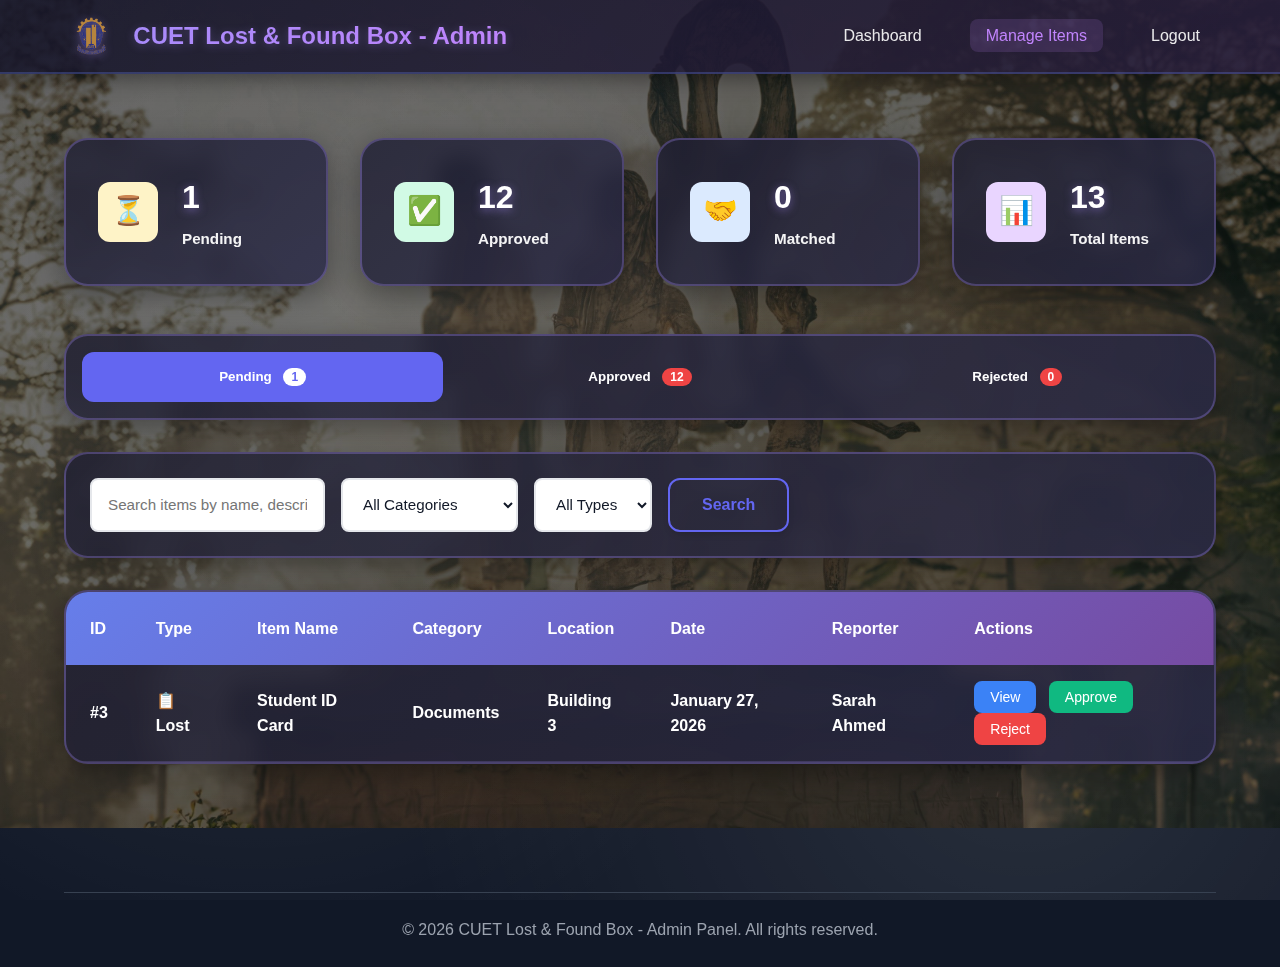
<file: admin.html>
<!DOCTYPE html>
<html lang="en">
<head>
    <meta charset="UTF-8">
    <meta name="viewport" content="width=device-width, initial-scale=1.0">
    <title>Manage Items - CUET Lost & Found</title>
    <link rel="stylesheet" href="css/style.css">
    <link rel="stylesheet" href="css/auth.css">
</head>
<body>
    <!-- Navigation -->
    <nav class="navbar">
        <div class="container">
            <div class="nav-brand">
                <img src="resources/cuetlogo.png" alt="CUET Logo" class="logo-img">
                <h2>CUET Lost & Found Box - Admin</h2>
            </div>
            <ul class="nav-menu">
                <li><a href="super-admin.html">Dashboard</a></li>
                <li><a href="admin.html" class="active">Manage Items</a></li>
                <li><a href="#" id="logoutBtn">Logout</a></li>
            </ul>
            <div class="hamburger">
                <span></span>
                <span></span>
                <span></span>
            </div>
        </div>
    </nav>

    <!-- Page Header -->
    <section class="page-header" style="background: linear-gradient(135deg, #6366f1 0%, #a855f7 100%);">
        <div class="container">
            <h1>📋 Manage Items</h1>
            <p>Review, approve, and manage lost & found item reports</p>
        </div>
    </section>

    <!-- Admin Dashboard -->
    <section class="admin-dashboard" style="padding: var(--spacing-3xl) 0; background: transparent; min-height: calc(100vh - 300px);">
        <div class="container">
            <!-- Statistics Cards -->
            <div class="admin-stats">
                <div class="admin-stat-card">
                    <div class="stat-icon pending">⏳</div>
                    <div class="stat-content">
                        <h3 id="pendingCount">0</h3>
                        <p>Pending</p>
                    </div>
                </div>
                <div class="admin-stat-card">
                    <div class="stat-icon approved">✅</div>
                    <div class="stat-content">
                        <h3 id="approvedCount">0</h3>
                        <p>Approved</p>
                    </div>
                </div>
                <div class="admin-stat-card">
                    <div class="stat-icon matched">🤝</div>
                    <div class="stat-content">
                        <h3 id="matchedCount">0</h3>
                        <p>Matched</p>
                    </div>
                </div>
                <div class="admin-stat-card">
                    <div class="stat-icon total">📊</div>
                    <div class="stat-content">
                        <h3 id="totalCount">0</h3>
                        <p>Total Items</p>
                    </div>
                </div>
            </div>

            <!-- Tabs -->
            <div class="admin-tabs">
                <button class="admin-tab active" data-tab="pending">
                    Pending <span class="badge" id="pendingBadge">0</span>
                </button>
                <button class="admin-tab" data-tab="approved">
                    Approved <span class="badge" id="approvedBadge">0</span>
                </button>
                <button class="admin-tab" data-tab="rejected">
                    Rejected <span class="badge" id="rejectedBadge">0</span>
                </button>
            </div>

            <!-- Search and Filters -->
            <div class="admin-filters">
                <div class="filter-row">
                    <input type="text" id="adminSearchInput" class="filter-input" placeholder="Search items by name, description, or location...">
                    <select id="adminCategoryFilter" class="filter-select">
                        <option value="">All Categories</option>
                        <option value="electronics">Electronics</option>
                        <option value="books">Books</option>
                        <option value="clothing">Clothing</option>
                        <option value="accessories">Accessories</option>
                        <option value="bags">Bags</option>
                        <option value="keys">Keys & ID Cards</option>
                        <option value="sports">Sports Equipment</option>
                        <option value="other">Other</option>
                    </select>
                    <select id="adminStatusFilter" class="filter-select">
                        <option value="">All Types</option>
                        <option value="lost">Lost</option>
                        <option value="found">Found</option>
                    </select>
                    <button class="btn btn-outline" id="adminSearchBtn">Search</button>
                </div>
            </div>

            <!-- Tab Content -->
            <div class="tab-content">
                <!-- Pending Tab -->
                <div id="pendingTab" class="tab-pane active">
                    <div class="admin-table-wrapper">
                        <table class="admin-table">
                            <thead>
                                <tr>
                                    <th>ID</th>
                                    <th>Type</th>
                                    <th>Item Name</th>
                                    <th>Category</th>
                                    <th>Location</th>
                                    <th>Date</th>
                                    <th>Reporter</th>
                                    <th>Actions</th>
                                </tr>
                            </thead>
                            <tbody id="pendingTableBody">
                                <!-- Populated by JS -->
                            </tbody>
                        </table>
                        <div id="noPending" class="no-data" style="display: none;">
                            <p>No pending items to review</p>
                        </div>
                    </div>
                </div>

                <!-- Approved Tab -->
                <div id="approvedTab" class="tab-pane">
                    <div class="admin-table-wrapper">
                        <table class="admin-table">
                            <thead>
                                <tr>
                                    <th>ID</th>
                                    <th>Type</th>
                                    <th>Item Name</th>
                                    <th>Category</th>
                                    <th>Location</th>
                                    <th>Date</th>
                                    <th>Status</th>
                                    <th>Actions</th>
                                </tr>
                            </thead>
                            <tbody id="approvedTableBody">
                                <!-- Populated by JS -->
                            </tbody>
                        </table>
                        <div id="noApproved" class="no-data" style="display: none;">
                            <p>No approved items</p>
                        </div>
                    </div>
                </div>

                <!-- Rejected Tab -->
                <div id="rejectedTab" class="tab-pane">
                    <div class="admin-table-wrapper">
                        <table class="admin-table">
                            <thead>
                                <tr>
                                    <th>ID</th>
                                    <th>Type</th>
                                    <th>Item Name</th>
                                    <th>Category</th>
                                    <th>Rejection Reason</th>
                                    <th>Date</th>
                                    <th>Actions</th>
                                </tr>
                            </thead>
                            <tbody id="rejectedTableBody">
                                <!-- Populated by JS -->
                            </tbody>
                        </table>
                        <div id="noRejected" class="no-data" style="display: none;">
                            <p>No rejected items</p>
                        </div>
                    </div>
                </div>
            </div>
        </div>
    </section>

    <!-- Item Detail Modal -->
    <div id="adminModal" class="modal">
        <div class="modal-content">
            <span class="modal-close">&times;</span>
            <div id="adminModalBody">
                <!-- Item details populated by JS -->
            </div>
        </div>
    </div>

    <!-- Rejection Reason Modal -->
    <div id="rejectionModal" class="modal">
        <div class="modal-content" style="max-width: 500px;">
            <span class="modal-close" id="rejectModalClose">&times;</span>
            <div style="padding: 2rem;">
                <h2 style="margin-bottom: 1rem; color: var(--gray-900);">Reject Item</h2>
                <p style="color: var(--gray-600); margin-bottom: 1.5rem;">Please provide a reason for rejecting this item.</p>
                <textarea 
                    id="rejectionReason" 
                    class="form-input" 
                    rows="4" 
                    placeholder="Enter rejection reason..."
                    style="width: 100%; resize: vertical;"
                ></textarea>
                <div style="display: flex; gap: 1rem; margin-top: 1.5rem;">
                    <button class="btn btn-danger" id="confirmReject" style="flex: 1;">Confirm Rejection</button>
                    <button class="btn btn-outline" id="cancelReject" style="flex: 1;">Cancel</button>
                </div>
            </div>
        </div>
    </div>

    <!-- Footer -->
    <footer class="footer">
        <div class="container">
            <div class="footer-bottom">
                <p>&copy; 2026 CUET Lost & Found Box - Admin Panel. All rights reserved.</p>
            </div>
        </div>
    </footer>

    <script src="js/main.js"></script>
    <script src="js/auth.js"></script>
    <script src="js/admin.js"></script>
</body>
</html>
</file>
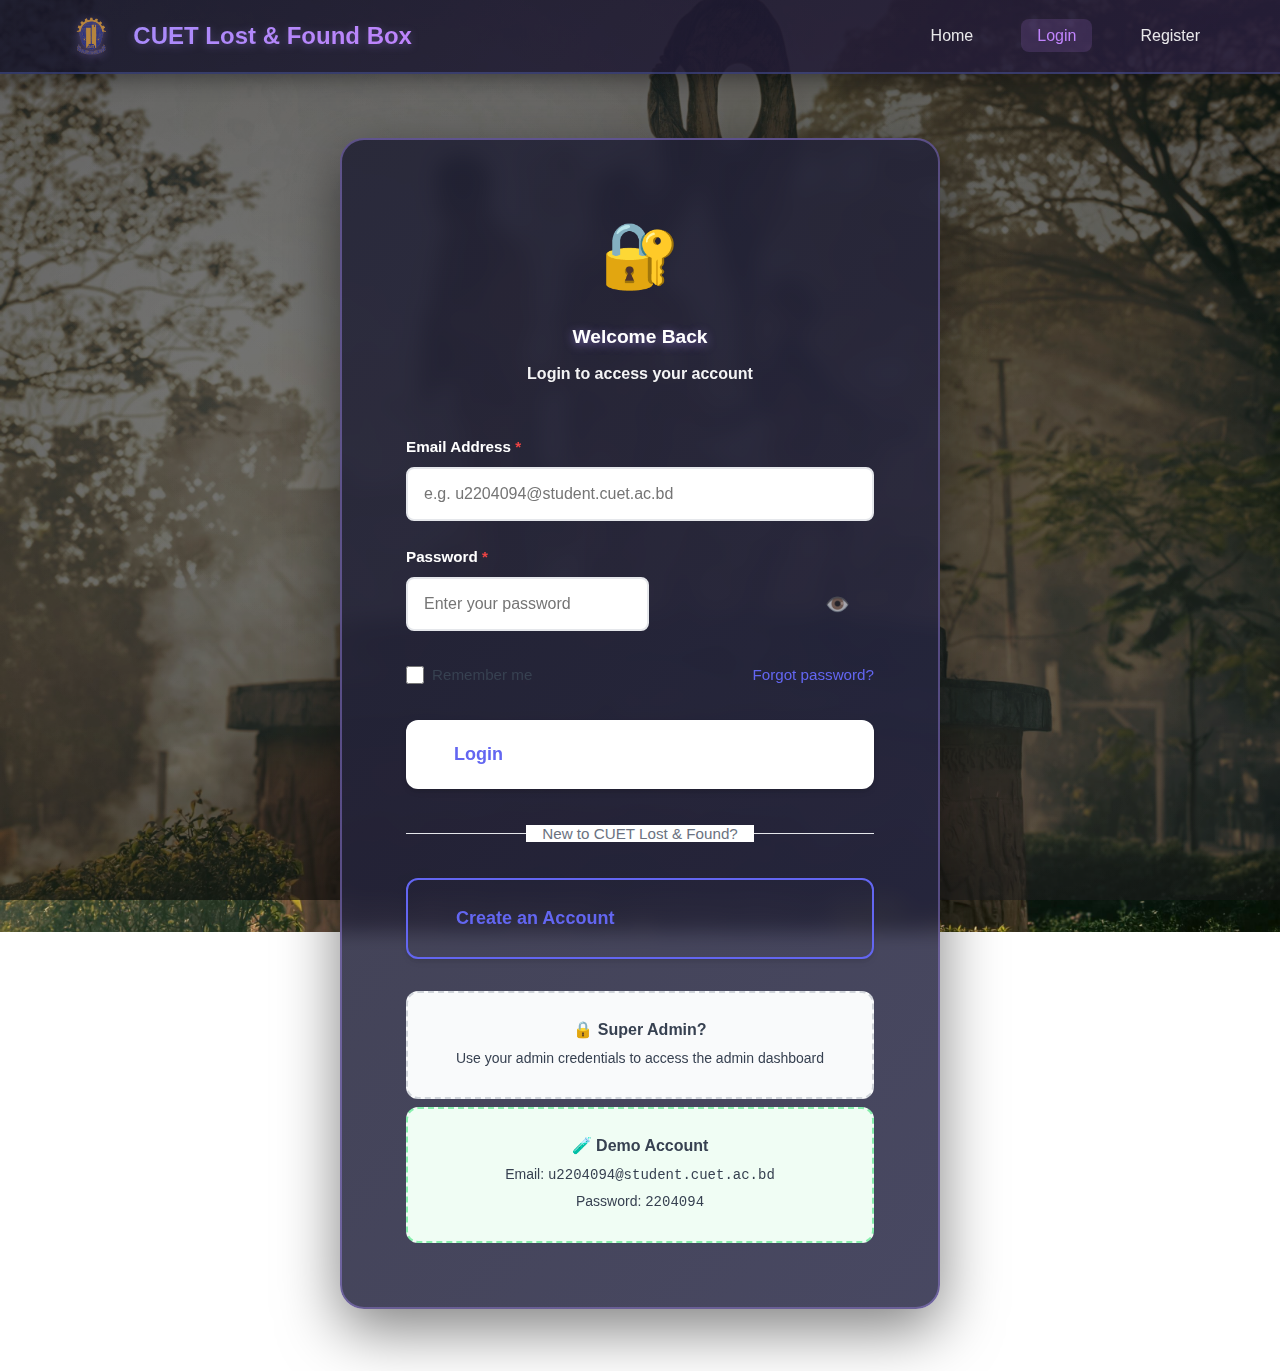
<file: feed.html>
<!DOCTYPE html>
<html lang="en">
<head>
    <meta charset="UTF-8">
    <meta name="viewport" content="width=device-width, initial-scale=1.0">
    <title>Community Feed - CUET Lost & Found</title>
    <link rel="stylesheet" href="css/style.css">
</head>
<body>
    <!-- Navigation -->
    <nav class="navbar">
        <div class="container">
            <div class="nav-brand">
                <img src="resources/cuetlogo.png" alt="CUET Logo" class="logo-img">
                <h2>CUET Lost & Found Box</h2>
            </div>
            <ul class="nav-menu">
                <li><a href="feed.html" class="active">Feed</a></li>
                <li><a href="search.html">Search Items</a></li>
                <li><a href="report-lost.html">Report Lost</a></li>
                <li><a href="report-found.html">Report Found</a></li>
                <li><a href="user-dashboard.html">My Dashboard</a></li>
                <li><a href="#" id="logoutBtn">Logout</a></li>
            </ul>
            <div class="hamburger">
                <span></span>
                <span></span>
                <span></span>
            </div>
        </div>
    </nav>

    <!-- Page Header -->
    <section class="page-header">
        <div class="container">
            <h1>📢 Community Feed</h1>
            <p>See what others have lost or found around campus</p>
        </div>
    </section>

    <!-- Feed Filters -->
    <section class="feed-filters">
        <div class="container">
            <div class="filter-bar">
                <button class="filter-btn active" data-filter="all">
                    🔄 All Posts
                </button>
                <button class="filter-btn" data-filter="lost">
                    📋 Lost Items
                </button>
                <button class="filter-btn" data-filter="found">
                    ✅ Found Items
                </button>
                <select id="categoryFilter" class="filter-select">
                    <option value="">All Categories</option>
                    <option value="electronics">Electronics</option>
                    <option value="documents">Documents</option>
                    <option value="accessories">Accessories</option>
                    <option value="clothing">Clothing</option>
                    <option value="books">Books & Stationery</option>
                    <option value="bags">Bags & Backpacks</option>
                    <option value="keys">Keys & Cards</option>
                    <option value="sports">Sports Equipment</option>
                    <option value="other">Other</option>
                </select>
                <select id="sortFilter" class="filter-select sort-select">
                    <option value="recent">Most Recent</option>
                    <option value="oldest">Oldest First</option>
                </select>
            </div>
        </div>
    </section>

    <!-- Feed Posts -->
    <section class="feed-section">
        <div class="container">
            <div id="feedContainer">
                <!-- Feed items will be loaded here by JavaScript -->
            </div>
            
            <!-- No Posts Message -->
            <div id="noPostsMessage" class="no-results" style="display: none;">
                <div class="no-results-icon">📭</div>
                <h3>No Posts Found</h3>
                <p>Try adjusting your filters or be the first to post!</p>
            </div>

            <!-- Loading Indicator -->
            <div id="loadingIndicator" class="loading-indicator">
                <div class="spinner"></div>
                <p>Loading posts...</p>
            </div>
        </div>
    </section>

    <!-- Footer -->
    <footer class="footer">
        <div class="container">
            <div class="footer-content">
                <div class="footer-section">
                    <h3>CUET Lost & Found</h3>
                    <p>Making campus life easier, one found item at a time.</p>
                </div>
                <div class="footer-section">
                    <h4>Quick Links</h4>
                    <ul>
                        <li><a href="index.html">Home</a></li>
                        <li><a href="feed.html">Feed</a></li>
                        <li><a href="search.html">Search</a></li>
                        <li><a href="report-lost.html">Report Lost</a></li>
                        <li><a href="report-found.html">Report Found</a></li>
                    </ul>
                </div>
                <div class="footer-section">
                    <h4>Contact</h4>
                    <p>📧 support@cuetlostandfound.edu</p>
                    <p>📞 +880-1234-567890</p>
                </div>
            </div>
            <div class="footer-bottom">
                <p>&copy; 2026 CUET Lost & Found Box. All rights reserved.</p>
            </div>
        </div>
    </footer>

    <!-- Item Detail Modal -->
    <div class="modal" id="itemModal">
        <div class="modal-content">
            <span class="modal-close">&times;</span>
            <div id="modalBody">
                <!-- Modal content will be inserted here -->
            </div>
        </div>
    </div>

    <script src="js/main.js"></script>
    <script src="js/auth.js"></script>
    <script>
        // Require authentication before accessing this page
        if (!isAuthenticated()) {
            window.location.href = 'login.html';
        }
        
        // Add logout functionality
        document.getElementById('logoutBtn').addEventListener('click', function(e) {
            e.preventDefault();
            logout();
        });
    </script>
    <script src="js/feed.js"></script>
</body>
</html>
</file>
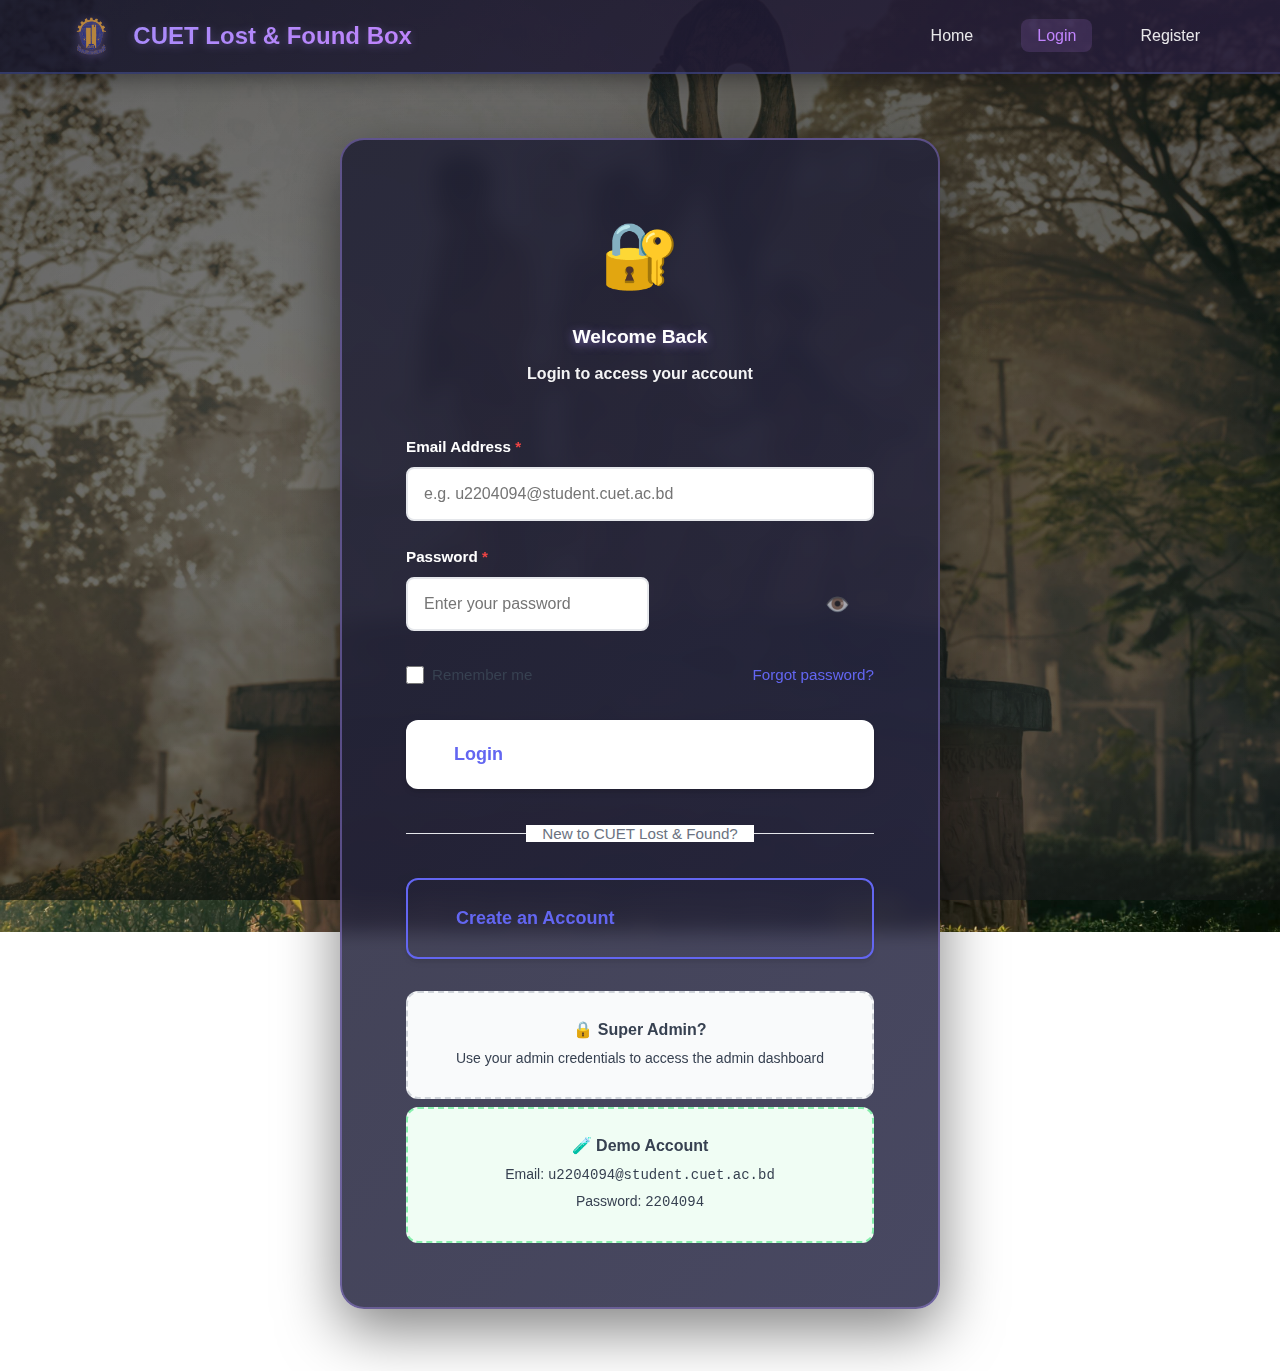
<file: login.html>
<!DOCTYPE html>
<html lang="en">
<head>
    <meta charset="UTF-8">
    <meta name="viewport" content="width=device-width, initial-scale=1.0">
    <title>Login - CUET Lost & Found</title>
    <link rel="stylesheet" href="css/style.css">
    <link rel="stylesheet" href="css/auth.css">
</head>
<body class="auth-page">
    <!-- Navigation -->
    <nav class="navbar">
        <div class="container">
            <div class="nav-brand">
                <img src="resources/cuetlogo.png" alt="CUET Logo" class="logo-img">
                <h2>CUET Lost & Found Box</h2>
            </div>
            <ul class="nav-menu">
                <li><a href="index.html">Home</a></li>
                <li><a href="login.html" class="active">Login</a></li>
                <li><a href="register.html">Register</a></li>
            </ul>
            <div class="hamburger">
                <span></span>
                <span></span>
                <span></span>
            </div>
        </div>
    </nav>

    <!-- Login Section -->
    <div class="auth-container">
        <div class="auth-wrapper auth-wrapper-centered">
            <!-- Login Form Card -->
            <div class="auth-form-container auth-form-centered">
                <div class="auth-card">
                    <div class="auth-header-centered">
                        <div class="auth-icon">🔐</div>
                        <h2 class="auth-title">Welcome Back</h2>
                        <p class="auth-description">Login to access your account</p>
                    </div>

                    <form id="loginForm" class="auth-form">
                        <!-- Email -->
                        <div class="form-group">
                            <label for="email" class="form-label">
                                Email Address <span class="required">*</span>
                            </label>
                            <input 
                                type="email" 
                                id="email" 
                                name="email" 
                                class="form-input" 
                                placeholder="e.g. u2204094@student.cuet.ac.bd"
                                required
                                autocomplete="email"
                            >
                            <span class="error-message" id="emailError"></span>
                        </div>

                        <!-- Password -->
                        <div class="form-group">
                            <label for="password" class="form-label">
                                Password <span class="required">*</span>
                            </label>
                            <div class="password-input-wrapper">
                                <input 
                                    type="password" 
                                    id="password" 
                                    name="password" 
                                    class="form-input" 
                                    placeholder="Enter your password"
                                    required
                                    autocomplete="current-password"
                                >
                                <button type="button" class="password-toggle" id="togglePassword">
                                    <span>👁️</span>
                                </button>
                            </div>
                            <span class="error-message" id="passwordError"></span>
                        </div>

                        <!-- Remember Me & Forgot Password -->
                        <div class="form-options">
                            <label class="checkbox-label">
                                <input type="checkbox" id="rememberMe">
                                <span>Remember me</span>
                            </label>
                            <a href="#" class="link forgot-password">Forgot password?</a>
                        </div>

                        <!-- Submit Button -->
                        <button type="submit" class="btn btn-primary btn-large btn-block">
                            Login
                        </button>
                    </form>

                    <div class="auth-divider">
                        <span>New to CUET Lost & Found?</span>
                    </div>

                    <a href="register.html" class="btn btn-outline btn-large btn-block">
                        Create an Account
                    </a>

                    <!-- Super Admin Login Notice -->
                    <div class="admin-notice">
                        <p><strong>🔒 Super Admin?</strong></p>
                        <p class="small-text">Use your admin credentials to access the admin dashboard</p>
                    </div>

                    <!-- Demo Credentials -->
                    <div class="admin-notice" style="margin-top: 0.5rem; background: #f0fdf4; border-color: #86efac;">
                        <p><strong>🧪 Demo Account</strong></p>
                        <p class="small-text">Email: <code>u2204094@student.cuet.ac.bd</code></p>
                        <p class="small-text">Password: <code>2204094</code></p>
                    </div>
                </div>
            </div>
        </div>
    </div>

    <script src="js/main.js"></script>
    <script src="js/auth.js"></script>
</body>
</html>
</file>
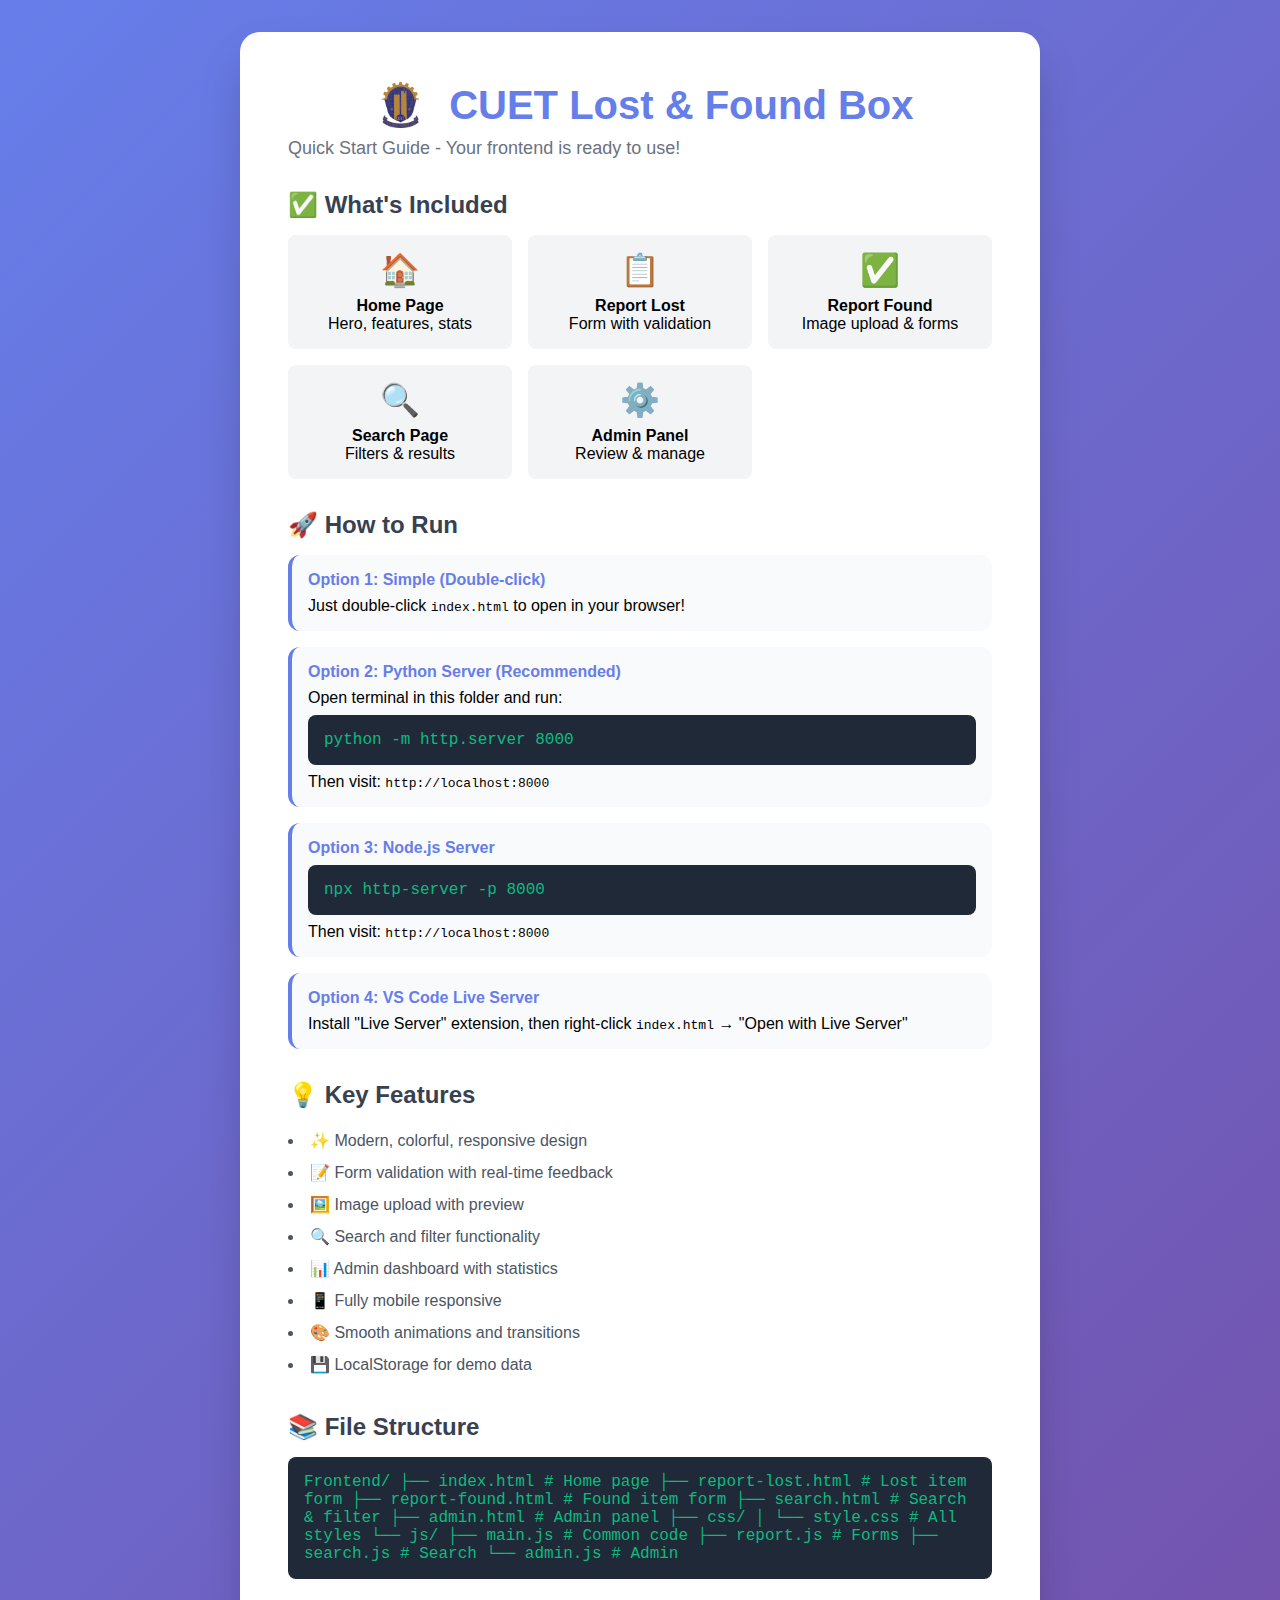
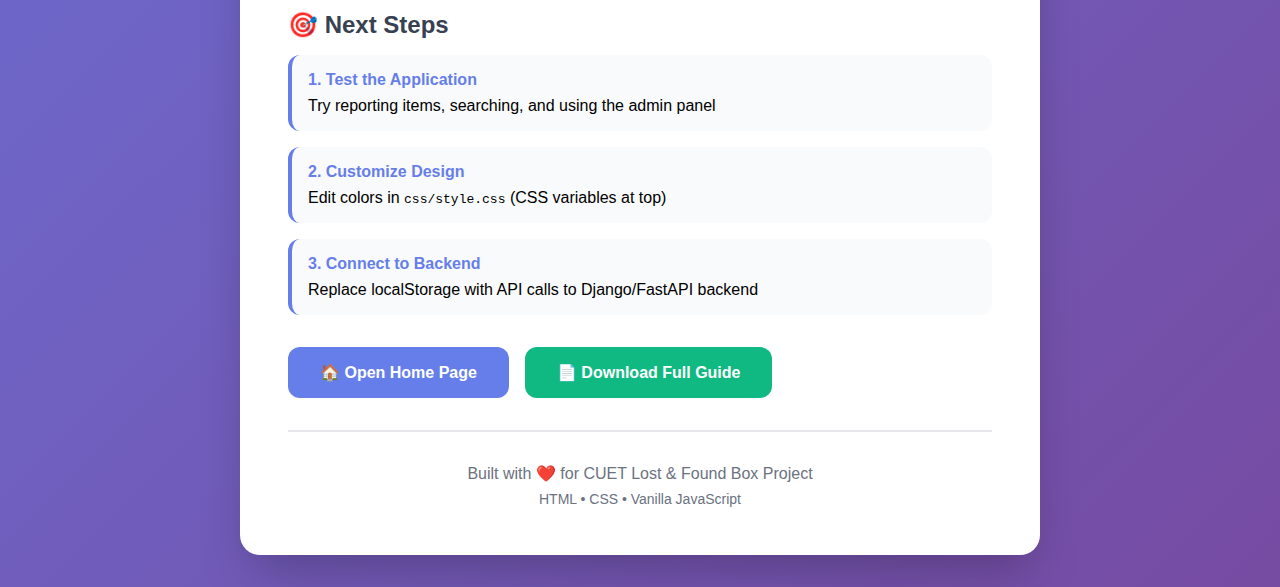
<file: QUICKSTART.html>
<!DOCTYPE html>
<html lang="en">
<head>
    <meta charset="UTF-8">
    <meta name="viewport" content="width=device-width, initial-scale=1.0">
    <title>Quick Start Guide - CUET Lost & Found</title>
    <style>
        * {
            margin: 0;
            padding: 0;
            box-sizing: border-box;
        }
        body {
            font-family: 'Segoe UI', Tahoma, Geneva, Verdana, sans-serif;
            background: linear-gradient(135deg, #667eea 0%, #764ba2 100%);
            min-height: 100vh;
            display: flex;
            align-items: center;
            justify-content: center;
            padding: 2rem;
        }
        .container {
            background: white;
            border-radius: 20px;
            box-shadow: 0 25px 50px -12px rgba(0, 0, 0, 0.25);
            max-width: 800px;
            width: 100%;
            padding: 3rem;
        }
        h1 {
            color: #667eea;
            margin-bottom: 0.5rem;
            font-size: 2.5rem;
        }
        .subtitle {
            color: #6b7280;
            margin-bottom: 2rem;
            font-size: 1.125rem;
        }
        .section {
            margin-bottom: 2rem;
        }
        .section h2 {
            color: #374151;
            margin-bottom: 1rem;
            font-size: 1.5rem;
            display: flex;
            align-items: center;
            gap: 0.5rem;
        }
        .instruction {
            background: #f9fafb;
            padding: 1rem;
            border-radius: 12px;
            margin-bottom: 1rem;
            border-left: 4px solid #667eea;
        }
        .instruction strong {
            color: #667eea;
            display: block;
            margin-bottom: 0.5rem;
        }
        .code {
            background: #1f2937;
            color: #10b981;
            padding: 1rem;
            border-radius: 8px;
            font-family: 'Courier New', monospace;
            margin: 0.5rem 0;
            overflow-x: auto;
        }
        .button-group {
            display: flex;
            gap: 1rem;
            margin-top: 2rem;
            flex-wrap: wrap;
        }
        .btn {
            padding: 1rem 2rem;
            border-radius: 12px;
            text-decoration: none;
            font-weight: 600;
            transition: transform 0.3s ease;
            display: inline-flex;
            align-items: center;
            gap: 0.5rem;
        }
        .btn:hover {
            transform: translateY(-2px);
        }
        .btn-primary {
            background: #667eea;
            color: white;
        }
        .btn-secondary {
            background: #10b981;
            color: white;
        }
        .feature-list {
            display: grid;
            grid-template-columns: repeat(auto-fit, minmax(200px, 1fr));
            gap: 1rem;
            margin-top: 1rem;
        }
        .feature-item {
            background: #f3f4f6;
            padding: 1rem;
            border-radius: 8px;
            text-align: center;
        }
        .feature-icon {
            font-size: 2rem;
            margin-bottom: 0.5rem;
        }
        @media (max-width: 640px) {
            .container {
                padding: 1.5rem;
            }
            h1 {
                font-size: 2rem;
            }
            .button-group {
                flex-direction: column;
            }
            .btn {
                width: 100%;
                justify-content: center;
            }
        }
    </style>
</head>
<body>
    <div class="container">
        <h1 style="display: flex; align-items: center; gap: 1rem; justify-content: center;">
            <img src="resources/cuetlogo.png" alt="CUET Logo" style="height: 50px; width: auto; object-fit: contain;">
            CUET Lost & Found Box
        </h1>
        <p class="subtitle">Quick Start Guide - Your frontend is ready to use!</p>
        
        <div class="section">
            <h2>✅ What's Included</h2>
            <div class="feature-list">
                <div class="feature-item">
                    <div class="feature-icon">🏠</div>
                    <strong>Home Page</strong>
                    <p>Hero, features, stats</p>
                </div>
                <div class="feature-item">
                    <div class="feature-icon">📋</div>
                    <strong>Report Lost</strong>
                    <p>Form with validation</p>
                </div>
                <div class="feature-item">
                    <div class="feature-icon">✅</div>
                    <strong>Report Found</strong>
                    <p>Image upload & forms</p>
                </div>
                <div class="feature-item">
                    <div class="feature-icon">🔍</div>
                    <strong>Search Page</strong>
                    <p>Filters & results</p>
                </div>
                <div class="feature-item">
                    <div class="feature-icon">⚙️</div>
                    <strong>Admin Panel</strong>
                    <p>Review & manage</p>
                </div>
            </div>
        </div>

        <div class="section">
            <h2>🚀 How to Run</h2>
            
            <div class="instruction">
                <strong>Option 1: Simple (Double-click)</strong>
                Just double-click <code>index.html</code> to open in your browser!
            </div>
            
            <div class="instruction">
                <strong>Option 2: Python Server (Recommended)</strong>
                Open terminal in this folder and run:
                <div class="code">python -m http.server 8000</div>
                Then visit: <code>http://localhost:8000</code>
            </div>
            
            <div class="instruction">
                <strong>Option 3: Node.js Server</strong>
                <div class="code">npx http-server -p 8000</div>
                Then visit: <code>http://localhost:8000</code>
            </div>
            
            <div class="instruction">
                <strong>Option 4: VS Code Live Server</strong>
                Install "Live Server" extension, then right-click <code>index.html</code> → "Open with Live Server"
            </div>
        </div>

        <div class="section">
            <h2>💡 Key Features</h2>
            <ul style="list-style-position: inside; color: #4b5563; line-height: 2;">
                <li>✨ Modern, colorful, responsive design</li>
                <li>📝 Form validation with real-time feedback</li>
                <li>🖼️ Image upload with preview</li>
                <li>🔍 Search and filter functionality</li>
                <li>📊 Admin dashboard with statistics</li>
                <li>📱 Fully mobile responsive</li>
                <li>🎨 Smooth animations and transitions</li>
                <li>💾 LocalStorage for demo data</li>
            </ul>
        </div>

        <div class="section">
            <h2>📚 File Structure</h2>
            <div class="code">
Frontend/
├── index.html          # Home page
├── report-lost.html    # Lost item form
├── report-found.html   # Found item form
├── search.html         # Search & filter
├── admin.html          # Admin panel
├── css/
│   └── style.css      # All styles
└── js/
    ├── main.js        # Common code
    ├── report.js      # Forms
    ├── search.js      # Search
    └── admin.js       # Admin
            </div>
        </div>

        <div class="section">
            <h2>🎯 Next Steps</h2>
            <div class="instruction">
                <strong>1. Test the Application</strong>
                Try reporting items, searching, and using the admin panel
            </div>
            <div class="instruction">
                <strong>2. Customize Design</strong>
                Edit colors in <code>css/style.css</code> (CSS variables at top)
            </div>
            <div class="instruction">
                <strong>3. Connect to Backend</strong>
                Replace localStorage with API calls to Django/FastAPI backend
            </div>
        </div>

        <div class="button-group">
            <a href="index.html" class="btn btn-primary">
                🏠 Open Home Page
            </a>
            <a href="README.md" class="btn btn-secondary" download>
                📄 Download Full Guide
            </a>
        </div>

        <div style="margin-top: 2rem; padding-top: 2rem; border-top: 2px solid #e5e7eb; text-align: center; color: #6b7280;">
            <p>Built with ❤️ for CUET Lost & Found Box Project</p>
            <p style="margin-top: 0.5rem; font-size: 0.875rem;">HTML • CSS • Vanilla JavaScript</p>
        </div>
    </div>
</body>
</html>
</file>
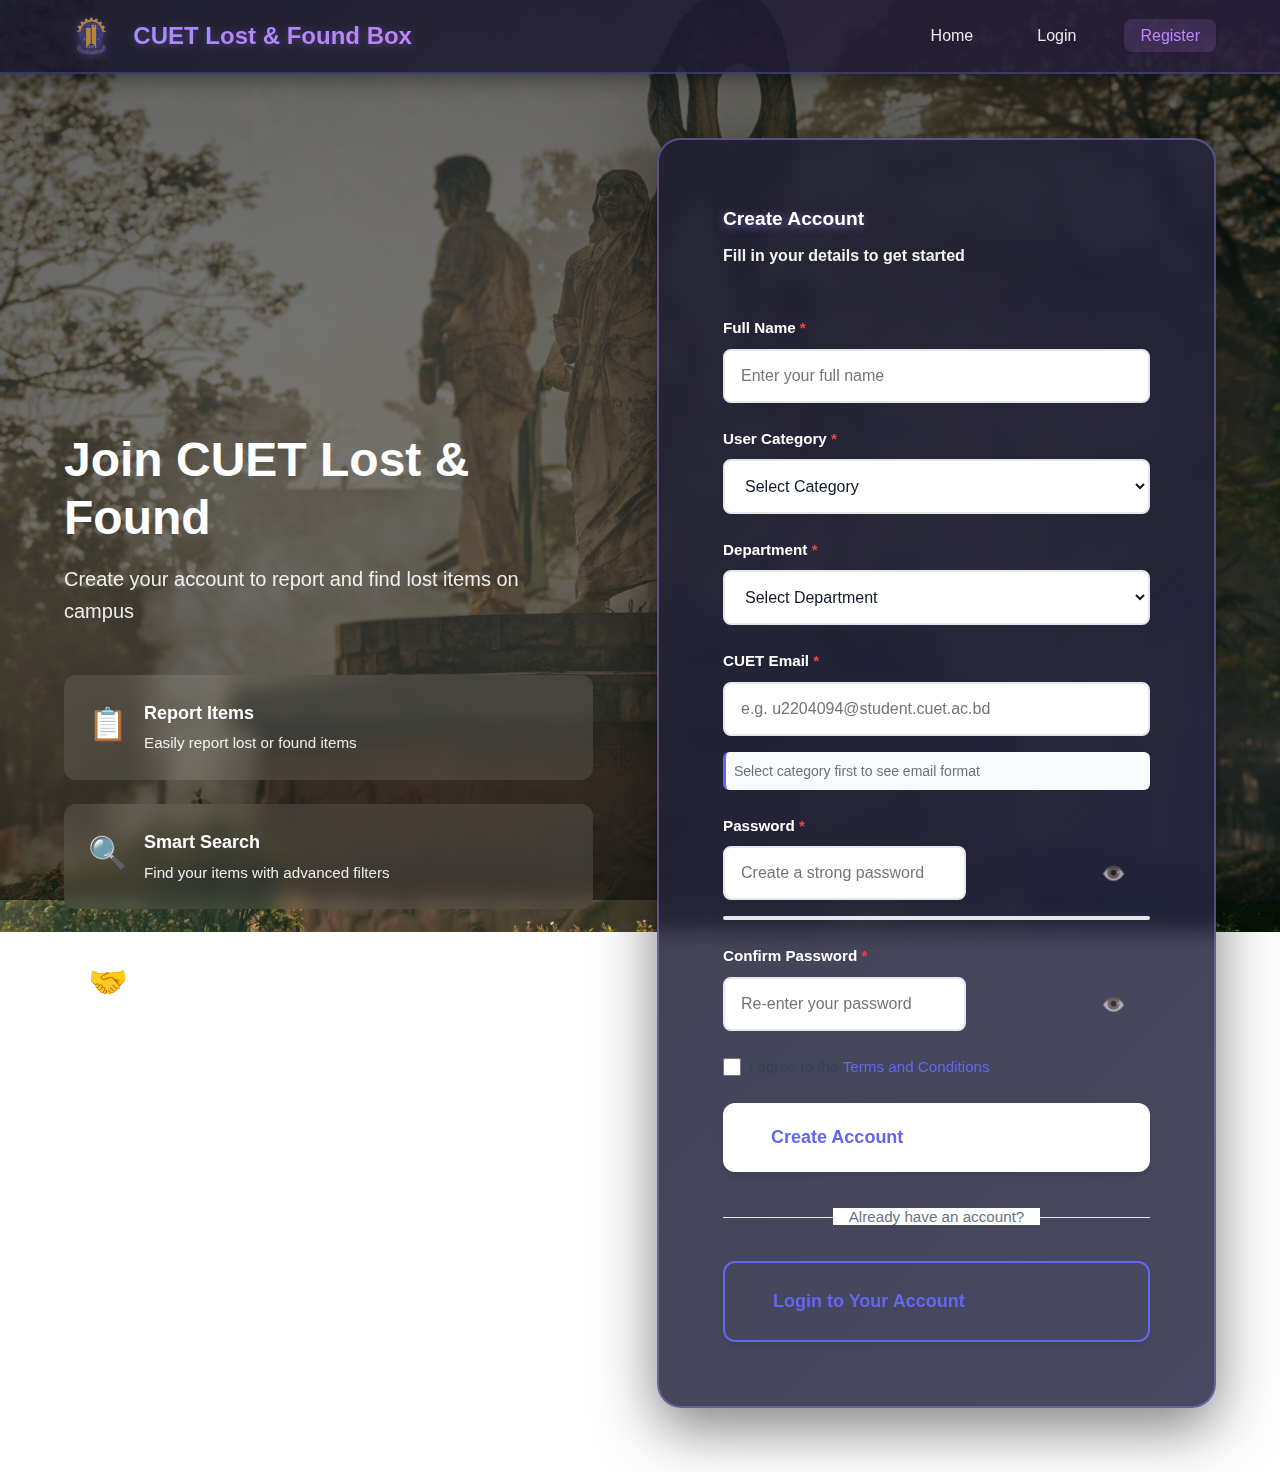
<file: register.html>
<!DOCTYPE html>
<html lang="en">
<head>
    <meta charset="UTF-8">
    <meta name="viewport" content="width=device-width, initial-scale=1.0">
    <title>Register - CUET Lost & Found</title>
    <link rel="stylesheet" href="css/style.css">
    <link rel="stylesheet" href="css/auth.css">
</head>
<body class="auth-page">
    <!-- Navigation -->
    <nav class="navbar">
        <div class="container">
            <div class="nav-brand">
                <img src="resources/cuetlogo.png" alt="CUET Logo" class="logo-img">
                <h2>CUET Lost & Found Box</h2>
            </div>
            <ul class="nav-menu">
                <li><a href="index.html">Home</a></li>
                <li><a href="login.html">Login</a></li>
                <li><a href="register.html" class="active">Register</a></li>
            </ul>
            <div class="hamburger">
                <span></span>
                <span></span>
                <span></span>
            </div>
        </div>
    </nav>

    <!-- Registration Section -->
    <div class="auth-container">
        <div class="auth-wrapper">
            <!-- Left Side - Info -->
            <div class="auth-info">
                <h1>Join CUET Lost & Found</h1>
                <p class="auth-subtitle">Create your account to report and find lost items on campus</p>
                
                <div class="info-features">
                    <div class="info-item">
                        <span class="info-icon">📋</span>
                        <div>
                            <h3>Report Items</h3>
                            <p>Easily report lost or found items</p>
                        </div>
                    </div>
                    <div class="info-item">
                        <span class="info-icon">🔍</span>
                        <div>
                            <h3>Smart Search</h3>
                            <p>Find your items with advanced filters</p>
                        </div>
                    </div>
                    <div class="info-item">
                        <span class="info-icon">🤝</span>
                        <div>
                            <h3>Quick Match</h3>
                            <p>Get notified when items are matched</p>
                        </div>
                    </div>
                </div>

                <div class="auth-footer-text">
                    Already have an account? <a href="login.html">Login here</a>
                </div>
            </div>

            <!-- Right Side - Form -->
            <div class="auth-form-container">
                <div class="auth-card">
                    <h2 class="auth-title">Create Account</h2>
                    <p class="auth-description">Fill in your details to get started</p>

                    <form id="registerForm" class="auth-form">
                        <!-- Full Name -->
                        <div class="form-group">
                            <label for="fullName" class="form-label">
                                Full Name <span class="required">*</span>
                            </label>
                            <input 
                                type="text" 
                                id="fullName" 
                                name="fullName" 
                                class="form-input" 
                                placeholder="Enter your full name"
                                required
                            >
                            <span class="error-message" id="fullNameError"></span>
                        </div>

                        <!-- User Category -->
                        <div class="form-group">
                            <label for="userCategory" class="form-label">
                                User Category <span class="required">*</span>
                            </label>
                            <select id="userCategory" name="userCategory" class="form-input" required>
                                <option value="">Select Category</option>
                                <option value="student">👨‍🎓 Student</option>
                                <option value="teacher">👨‍🏫 Teacher</option>
                                <option value="staff">👔 Staff</option>
                            </select>
                            <span class="error-message" id="userCategoryError"></span>
                        </div>

                        <!-- Department (Shows for all, required for students) -->
                        <div class="form-group" id="departmentGroup">
                            <label for="department" class="form-label">
                                Department <span class="required" id="deptRequired">*</span>
                            </label>
                            <select id="department" name="department" class="form-input">
                                <option value="">Select Department</option>
                                <option value="01">Civil Engineering (CE)</option>
                                <option value="02">Electrical & Electronic Engineering (EEE)</option>
                                <option value="03">Mechanical Engineering (ME)</option>
                                <option value="04">Computer Science & Engineering (CSE)</option>
                                <option value="05">Urban & Regional Planning (URP)</option>
                                <option value="06">Architecture</option>
                                <option value="07">Petroleum & Mining Engineering (PME)</option>
                                <option value="08">Electronics & Telecommunication Engineering (ETE)</option>
                                <option value="09">Mechatronics & Industrial Engineering (MIE)</option>
                                <option value="10">Water Resources Engineering (WRE)</option>
                                <option value="11">Biomedical Engineering (BME)</option>
                                <option value="12">Materials & Metallurgical Engineering (MME)</option>
                            </select>
                            <span class="error-message" id="departmentError"></span>
                            <div class="input-hint" id="departmentHint" style="display: none;">
                                <strong>For Students:</strong> Your email department code must match this selection
                            </div>
                        </div>

                        <!-- Email -->
                        <div class="form-group">
                            <label for="email" class="form-label">
                                CUET Email <span class="required">*</span>
                            </label>
                            <input 
                                type="email" 
                                id="email" 
                                name="email" 
                                class="form-input" 
                                placeholder="e.g. u2204094@student.cuet.ac.bd"
                                required
                            >
                            <span class="error-message" id="emailError"></span>
                            <div class="input-hint" id="emailHint">
                                Select category first to see email format
                            </div>
                        </div>

                        <!-- Password -->
                        <div class="form-group">
                            <label for="password" class="form-label">
                                Password <span class="required">*</span>
                            </label>
                            <div class="password-input-wrapper">
                                <input 
                                    type="password" 
                                    id="password" 
                                    name="password" 
                                    class="form-input" 
                                    placeholder="Create a strong password"
                                    required
                                >
                                <button type="button" class="password-toggle" id="togglePassword">
                                    <span>👁️</span>
                                </button>
                            </div>
                            <span class="error-message" id="passwordError"></span>
                            <div class="password-strength" id="passwordStrength"></div>
                        </div>

                        <!-- Confirm Password -->
                        <div class="form-group">
                            <label for="confirmPassword" class="form-label">
                                Confirm Password <span class="required">*</span>
                            </label>
                            <div class="password-input-wrapper">
                                <input 
                                    type="password" 
                                    id="confirmPassword" 
                                    name="confirmPassword" 
                                    class="form-input" 
                                    placeholder="Re-enter your password"
                                    required
                                >
                                <button type="button" class="password-toggle" id="toggleConfirmPassword">
                                    <span>👁️</span>
                                </button>
                            </div>
                            <span class="error-message" id="confirmPasswordError"></span>
                        </div>

                        <!-- Terms & Conditions -->
                        <div class="form-group">
                            <label class="checkbox-label">
                                <input type="checkbox" id="agreeTerms" required>
                                <span>I agree to the <a href="#" class="link">Terms and Conditions</a></span>
                            </label>
                            <span class="error-message" id="agreeTermsError"></span>
                        </div>

                        <!-- Submit Button -->
                        <button type="submit" class="btn btn-primary btn-large btn-block">
                            Create Account
                        </button>
                    </form>

                    <div class="auth-divider">
                        <span>Already have an account?</span>
                    </div>

                    <a href="login.html" class="btn btn-outline btn-large btn-block">
                        Login to Your Account
                    </a>
                </div>
            </div>
        </div>
    </div>

    <script src="js/main.js"></script>
    <script src="js/auth.js"></script>
</body>
</html>
</file>
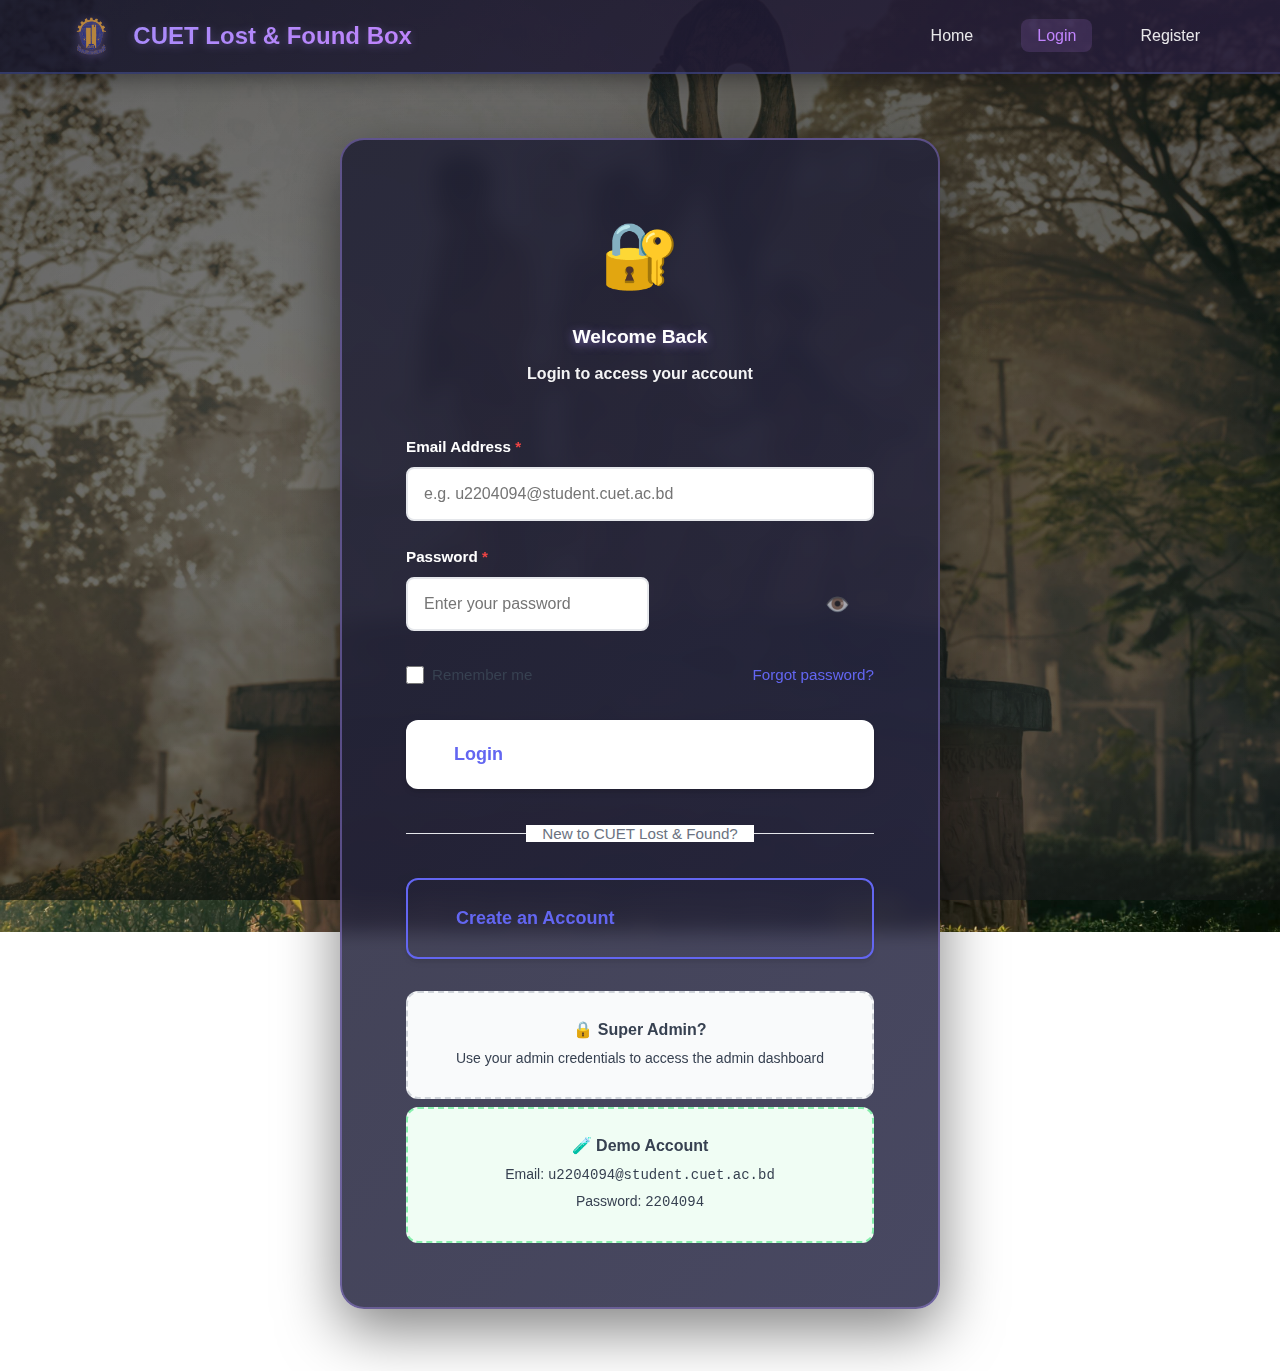
<file: report-found.html>
<!DOCTYPE html>
<html lang="en">
<head>
    <meta charset="UTF-8">
    <meta name="viewport" content="width=device-width, initial-scale=1.0">
    <title>Report Found Item - CUET Lost & Found</title>
    <link rel="stylesheet" href="css/style.css">
</head>
<body>
    <!-- Navigation -->
    <nav class="navbar">
        <div class="container">
            <div class="nav-brand">
                <img src="resources/cuetlogo.png" alt="CUET Logo" class="logo-img">
                <h2>CUET Lost & Found Box</h2>
            </div>
            <ul class="nav-menu">
                <li><a href="feed.html">Feed</a></li>
                <li><a href="search.html">Search Items</a></li>
                <li><a href="report-lost.html">Report Lost</a></li>
                <li><a href="report-found.html" class="active">Report Found</a></li>
                <li><a href="user-dashboard.html">My Dashboard</a></li>
                <li><a href="#" id="logoutBtn">Logout</a></li>
            </ul>
            <div class="hamburger">
                <span></span>
                <span></span>
                <span></span>
            </div>
        </div>
    </nav>

    <!-- Page Header -->
    <section class="page-header">
        <div class="container">
            <h1>✅ Report Found Item</h1>
            <p>Help someone find their lost item by reporting what you found</p>
        </div>
    </section>

    <!-- Report Form Section -->
    <section class="form-section">
        <div class="container">
            <div class="form-wrapper">
                <div class="form-card">
                    <form id="foundItemForm" class="report-form">
                        <!-- Item Name -->
                        <div class="form-group">
                            <label for="itemName" class="form-label">
                                Item Name <span class="required">*</span>
                            </label>
                            <input 
                                type="text" 
                                id="itemName" 
                                name="itemName" 
                                class="form-input" 
                                placeholder="e.g., Black Wallet, Airpods"
                                required
                            >
                            <span class="error-message" id="itemNameError"></span>
                        </div>

                        <!-- Category -->
                        <div class="form-group">
                            <label for="category" class="form-label">
                                Category <span class="required">*</span>
                            </label>
                            <select id="category" name="category" class="form-input" required>
                                <option value="">Select Category</option>
                                <option value="electronics">📱 Electronics</option>
                                <option value="accessories">👜 Accessories</option>
                                <option value="clothing">👕 Clothing</option>
                                <option value="books">📚 Books & Stationery</option>
                                <option value="documents">📄 Documents</option>
                                <option value="keys">🔑 Keys & Cards</option>
                                <option value="sports">⚽ Sports Equipment</option>
                                <option value="other">🔹 Other</option>
                            </select>
                            <span class="error-message" id="categoryError"></span>
                        </div>

                        <!-- Description -->
                        <div class="form-group">
                            <label for="description" class="form-label">
                                Description <span class="required">*</span>
                            </label>
                            <textarea 
                                id="description" 
                                name="description" 
                                class="form-input form-textarea" 
                                rows="4"
                                placeholder="Describe the item in detail (color, brand, condition, etc.)"
                                required
                            ></textarea>
                            <span class="error-message" id="descriptionError"></span>
                        </div>

                        <!-- Date Found -->
                        <div class="form-row">
                            <div class="form-group">
                                <label for="dateFound" class="form-label">
                                    Date Found <span class="required">*</span>
                                </label>
                                <input 
                                    type="date" 
                                    id="dateFound" 
                                    name="dateFound" 
                                    class="form-input"
                                    required
                                >
                                <span class="error-message" id="dateFoundError"></span>
                            </div>

                            <div class="form-group">
                                <label for="timeFound" class="form-label">
                                    Approximate Time
                                </label>
                                <input 
                                    type="time" 
                                    id="timeFound" 
                                    name="timeFound" 
                                    class="form-input"
                                >
                            </div>
                        </div>

                        <!-- Location -->
                        <div class="form-group">
                            <label for="location" class="form-label">
                                Location Found <span class="required">*</span>
                            </label>
                            <input 
                                type="text" 
                                id="location" 
                                name="location" 
                                class="form-input" 
                                placeholder="e.g., Computer Lab, Sports Ground, Building 5"
                                required
                            >
                            <span class="error-message" id="locationError"></span>
                        </div>

                        <!-- Current Storage Location -->
                        <div class="form-group">
                            <label for="storageLocation" class="form-label">
                                Where is the item now? <span class="required">*</span>
                            </label>
                            <input 
                                type="text" 
                                id="storageLocation" 
                                name="storageLocation" 
                                class="form-input" 
                                placeholder="e.g., Security Office, With me"
                                required
                            >
                            <span class="error-message" id="storageLocationError"></span>
                        </div>

                        <!-- Contact Information -->
                        <div class="form-divider">
                            <span>Your Contact Information</span>
                        </div>

                        <div class="form-row">
                            <div class="form-group">
                                <label for="contactName" class="form-label">
                                    Your Name <span class="required">*</span>
                                </label>
                                <input 
                                    type="text" 
                                    id="contactName" 
                                    name="contactName" 
                                    class="form-input" 
                                    placeholder="Full Name"
                                    required
                                >
                                <span class="error-message" id="contactNameError"></span>
                            </div>

                            <div class="form-group">
                                <label for="studentId" class="form-label">
                                    Student ID
                                </label>
                                <input 
                                    type="text" 
                                    id="studentId" 
                                    name="studentId" 
                                    class="form-input" 
                                    placeholder="e.g., 19XXXXXX"
                                >
                            </div>
                        </div>

                        <div class="form-row">
                            <div class="form-group">
                                <label for="email" class="form-label">
                                    Email <span class="required">*</span>
                                </label>
                                <input 
                                    type="email" 
                                    id="email" 
                                    name="email" 
                                    class="form-input" 
                                    placeholder="your.email@example.com"
                                    required
                                >
                                <span class="error-message" id="emailError"></span>
                            </div>

                            <div class="form-group">
                                <label for="phone" class="form-label">
                                    Phone Number <span class="required">*</span>
                                </label>
                                <input 
                                    type="tel" 
                                    id="phone" 
                                    name="phone" 
                                    class="form-input" 
                                    placeholder="+880-1234-567890"
                                    required
                                >
                                <span class="error-message" id="phoneError"></span>
                            </div>
                        </div>

                        <!-- Image Upload -->
                        <div class="form-group">
                            <label for="itemImage" class="form-label">
                                Upload Image <span class="required">*</span>
                            </label>
                            <div class="file-upload-wrapper">
                                <input 
                                    type="file" 
                                    id="itemImage" 
                                    name="itemImage" 
                                    class="file-input" 
                                    accept="image/*"
                                    required
                                >
                                <label for="itemImage" class="file-label">
                                    <span class="file-icon">📷</span>
                                    <span class="file-text">Choose Image</span>
                                </label>
                                <div class="file-name" id="fileName"></div>
                            </div>
                            <span class="error-message" id="itemImageError"></span>
                            <div class="image-preview" id="imagePreview"></div>
                        </div>

                        <!-- Submit Button -->
                        <div class="form-actions">
                            <button type="submit" class="btn btn-primary btn-large">
                                Submit Report
                            </button>
                            <button type="reset" class="btn btn-outline btn-large">
                                Clear Form
                            </button>
                        </div>
                    </form>
                </div>

                <!-- Help Card -->
                <div class="help-card">
                    <h3>💡 Tips for Reporting</h3>
                    <ul>
                        <li>Upload a clear photo of the found item</li>
                        <li>Describe distinctive features without revealing all details</li>
                        <li>Keep the item in a safe, accessible location</li>
                        <li>Respond promptly to inquiries</li>
                        <li>Verify ownership before returning the item</li>
                    </ul>
                    <div class="help-note">
                        <strong>Important:</strong> For valuable items or documents, please also inform the campus security office.
                    </div>
                </div>
            </div>
        </div>
    </section>

    <!-- Footer -->
    <footer class="footer">
        <div class="container">
            <div class="footer-content">
                <div class="footer-section">
                    <h3>CUET Lost & Found</h3>
                    <p>Making campus life easier, one found item at a time.</p>
                </div>
                <div class="footer-section">
                    <h4>Quick Links</h4>
                    <ul>
                        <li><a href="index.html">Home</a></li>
                        <li><a href="search.html">Search</a></li>
                        <li><a href="report-lost.html">Report Lost</a></li>
                        <li><a href="report-found.html">Report Found</a></li>
                    </ul>
                </div>
                <div class="footer-section">
                    <h4>Contact</h4>
                    <p>📧 support@cuetlostandfound.edu</p>
                    <p>📞 +880-1234-567890</p>
                </div>
            </div>
            <div class="footer-bottom">
                <p>&copy; 2026 CUET Lost & Found Box. All rights reserved.</p>
            </div>
        </div>
    </footer>

    <script src="js/main.js"></script>
    <script src="js/auth.js"></script>
    <script>
        // Require authentication before accessing this page
        if (!isAuthenticated()) {
            window.location.href = 'login.html';
        }
        
        // Add logout functionality
        document.addEventListener('DOMContentLoaded', function() {
            const logoutBtn = document.getElementById('logoutBtn');
            if (logoutBtn) {
                logoutBtn.addEventListener('click', function(e) {
                    e.preventDefault();
                    logout();
                });
            }
        });
    </script>
    <script src="js/report.js"></script>
</body>
</html>
</file>
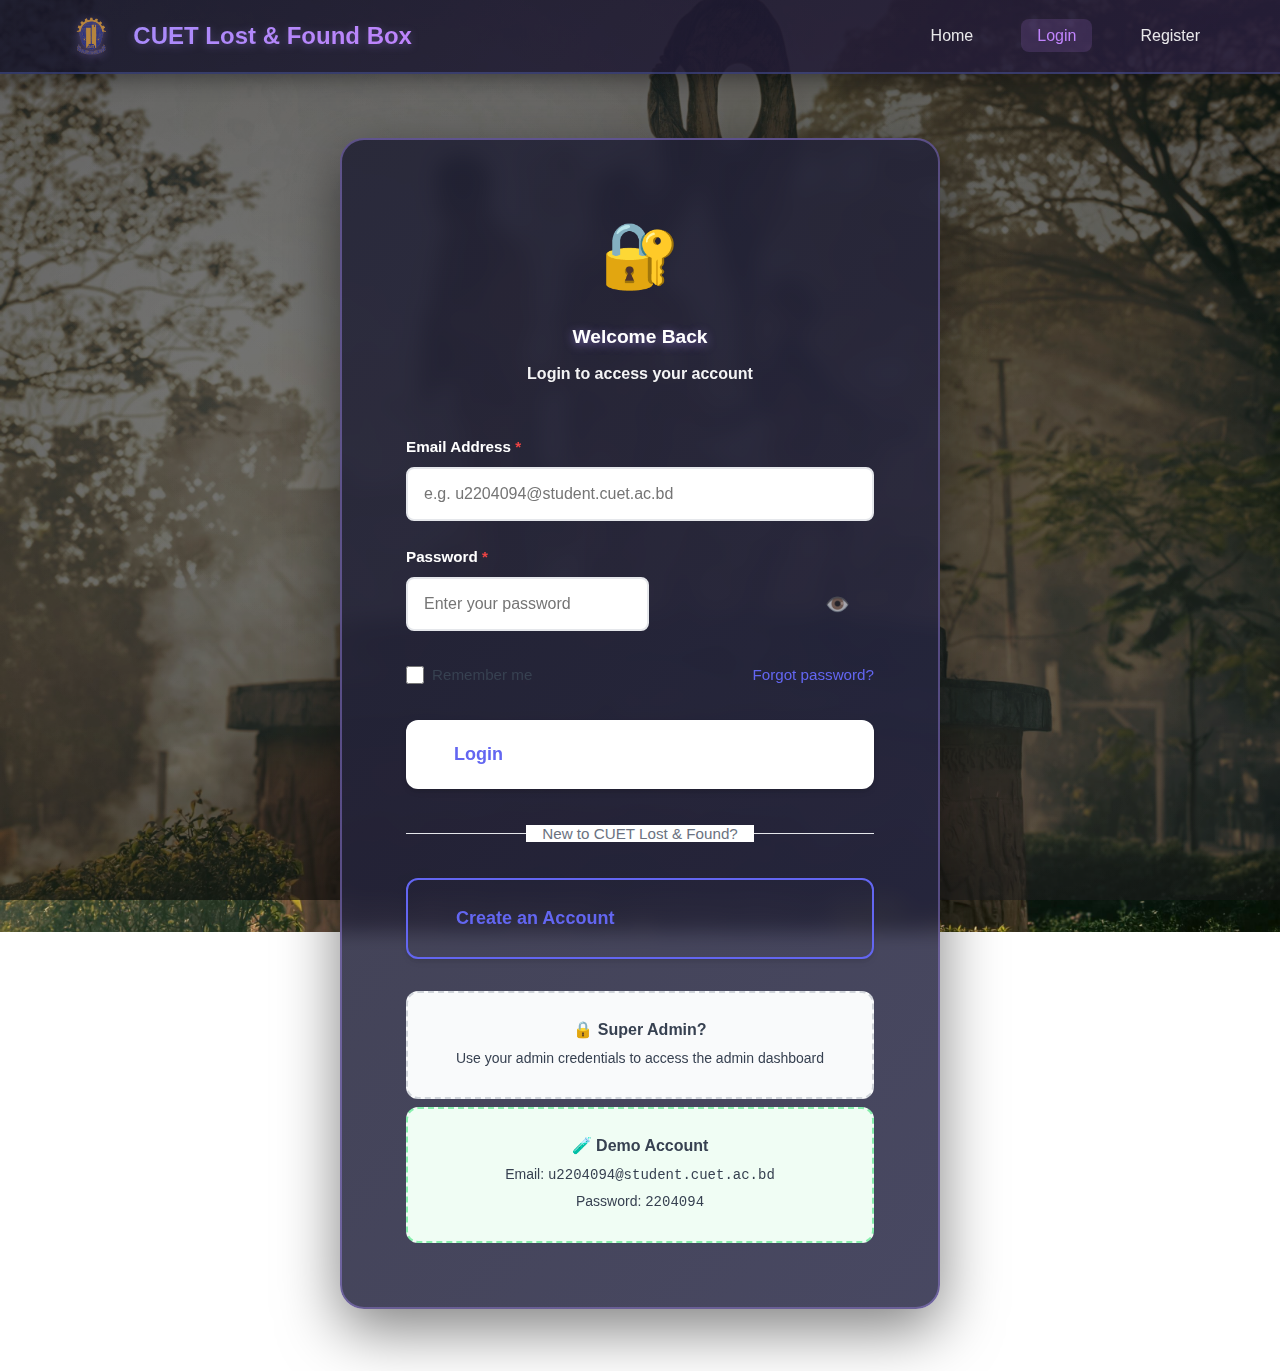
<file: report-lost.html>
<!DOCTYPE html>
<html lang="en">
<head>
    <meta charset="UTF-8">
    <meta name="viewport" content="width=device-width, initial-scale=1.0">
    <title>Report Lost Item - CUET Lost & Found</title>
    <link rel="stylesheet" href="css/style.css">
</head>
<body>
    <!-- Navigation -->
    <nav class="navbar">
        <div class="container">
            <div class="nav-brand">
                <img src="resources/cuetlogo.png" alt="CUET Logo" class="logo-img">
                <h2>CUET Lost & Found Box</h2>
            </div>
            <ul class="nav-menu">
                <li><a href="feed.html">Feed</a></li>
                <li><a href="search.html">Search Items</a></li>
                <li><a href="report-lost.html" class="active">Report Lost</a></li>
                <li><a href="report-found.html">Report Found</a></li>
                <li><a href="user-dashboard.html">My Dashboard</a></li>
                <li><a href="#" id="logoutBtn">Logout</a></li>
            </ul>
            <div class="hamburger">
                <span></span>
                <span></span>
                <span></span>
            </div>
        </div>
    </nav>

    <!-- Page Header -->
    <section class="page-header">
        <div class="container">
            <h1>📋 Report Lost Item</h1>
            <p>Fill out the form below to report an item you've lost</p>
        </div>
    </section>

    <!-- Report Form Section -->
    <section class="form-section">
        <div class="container">
            <div class="form-wrapper">
                <div class="form-card">
                    <form id="lostItemForm" class="report-form">
                        <!-- Item Name -->
                        <div class="form-group">
                            <label for="itemName" class="form-label">
                                Item Name <span class="required">*</span>
                            </label>
                            <input 
                                type="text" 
                                id="itemName" 
                                name="itemName" 
                                class="form-input" 
                                placeholder="e.g., Blue Backpack, iPhone 13"
                                required
                            >
                            <span class="error-message" id="itemNameError"></span>
                        </div>

                        <!-- Category -->
                        <div class="form-group">
                            <label for="category" class="form-label">
                                Category <span class="required">*</span>
                            </label>
                            <select id="category" name="category" class="form-input" required>
                                <option value="">Select Category</option>
                                <option value="electronics">📱 Electronics</option>
                                <option value="accessories">👜 Accessories</option>
                                <option value="clothing">👕 Clothing</option>
                                <option value="books">📚 Books & Stationery</option>
                                <option value="documents">📄 Documents</option>
                                <option value="keys">🔑 Keys & Cards</option>
                                <option value="sports">⚽ Sports Equipment</option>
                                <option value="other">🔹 Other</option>
                            </select>
                            <span class="error-message" id="categoryError"></span>
                        </div>

                        <!-- Description -->
                        <div class="form-group">
                            <label for="description" class="form-label">
                                Description <span class="required">*</span>
                            </label>
                            <textarea 
                                id="description" 
                                name="description" 
                                class="form-input form-textarea" 
                                rows="4"
                                placeholder="Provide detailed description (color, brand, unique features, etc.)"
                                required
                            ></textarea>
                            <span class="error-message" id="descriptionError"></span>
                        </div>

                        <!-- Date Lost -->
                        <div class="form-row">
                            <div class="form-group">
                                <label for="dateLost" class="form-label">
                                    Date Lost <span class="required">*</span>
                                </label>
                                <input 
                                    type="date" 
                                    id="dateLost" 
                                    name="dateLost" 
                                    class="form-input"
                                    required
                                >
                                <span class="error-message" id="dateLostError"></span>
                            </div>

                            <div class="form-group">
                                <label for="timeLost" class="form-label">
                                    Approximate Time
                                </label>
                                <input 
                                    type="time" 
                                    id="timeLost" 
                                    name="timeLost" 
                                    class="form-input"
                                >
                            </div>
                        </div>

                        <!-- Location -->
                        <div class="form-group">
                            <label for="location" class="form-label">
                                Location Lost <span class="required">*</span>
                            </label>
                            <input 
                                type="text" 
                                id="location" 
                                name="location" 
                                class="form-input" 
                                placeholder="e.g., Library, Main Cafeteria, Building 3"
                                required
                            >
                            <span class="error-message" id="locationError"></span>
                        </div>

                        <!-- Contact Information -->
                        <div class="form-divider">
                            <span>Contact Information</span>
                        </div>

                        <div class="form-row">
                            <div class="form-group">
                                <label for="contactName" class="form-label">
                                    Your Name <span class="required">*</span>
                                </label>
                                <input 
                                    type="text" 
                                    id="contactName" 
                                    name="contactName" 
                                    class="form-input" 
                                    placeholder="Full Name"
                                    required
                                >
                                <span class="error-message" id="contactNameError"></span>
                            </div>

                            <div class="form-group">
                                <label for="studentId" class="form-label">
                                    Student ID
                                </label>
                                <input 
                                    type="text" 
                                    id="studentId" 
                                    name="studentId" 
                                    class="form-input" 
                                    placeholder="e.g., 19XXXXXX"
                                >
                            </div>
                        </div>

                        <div class="form-row">
                            <div class="form-group">
                                <label for="email" class="form-label">
                                    Email <span class="required">*</span>
                                </label>
                                <input 
                                    type="email" 
                                    id="email" 
                                    name="email" 
                                    class="form-input" 
                                    placeholder="your.email@example.com"
                                    required
                                >
                                <span class="error-message" id="emailError"></span>
                            </div>

                            <div class="form-group">
                                <label for="phone" class="form-label">
                                    Phone Number <span class="required">*</span>
                                </label>
                                <input 
                                    type="tel" 
                                    id="phone" 
                                    name="phone" 
                                    class="form-input" 
                                    placeholder="+880-1234-567890"
                                    required
                                >
                                <span class="error-message" id="phoneError"></span>
                            </div>
                        </div>

                        <!-- Image Upload -->
                        <div class="form-group">
                            <label for="itemImage" class="form-label">
                                Upload Image (Optional)
                            </label>
                            <div class="file-upload-wrapper">
                                <input 
                                    type="file" 
                                    id="itemImage" 
                                    name="itemImage" 
                                    class="file-input" 
                                    accept="image/*"
                                >
                                <label for="itemImage" class="file-label">
                                    <span class="file-icon">📷</span>
                                    <span class="file-text">Choose Image</span>
                                </label>
                                <div class="file-name" id="fileName"></div>
                            </div>
                            <div class="image-preview" id="imagePreview"></div>
                        </div>

                        <!-- Submit Button -->
                        <div class="form-actions">
                            <button type="submit" class="btn btn-primary btn-large">
                                Submit Report
                            </button>
                            <button type="reset" class="btn btn-outline btn-large">
                                Clear Form
                            </button>
                        </div>
                    </form>
                </div>

                <!-- Help Card -->
                <div class="help-card">
                    <h3>💡 Tips for Reporting</h3>
                    <ul>
                        <li>Be as specific as possible in your description</li>
                        <li>Include unique identifying features</li>
                        <li>Mention brand names and serial numbers if applicable</li>
                        <li>Upload a clear photo if available</li>
                        <li>Double-check your contact information</li>
                    </ul>
                    <div class="help-note">
                        <strong>Note:</strong> Your contact information will be kept private and only shared when there's a potential match.
                    </div>
                </div>
            </div>
        </div>
    </section>

    <!-- Footer -->
    <footer class="footer">
        <div class="container">
            <div class="footer-content">
                <div class="footer-section">
                    <h3>CUET Lost & Found</h3>
                    <p>Making campus life easier, one found item at a time.</p>
                </div>
                <div class="footer-section">
                    <h4>Quick Links</h4>
                    <ul>
                        <li><a href="index.html">Home</a></li>
                        <li><a href="search.html">Search</a></li>
                        <li><a href="report-lost.html">Report Lost</a></li>
                        <li><a href="report-found.html">Report Found</a></li>
                    </ul>
                </div>
                <div class="footer-section">
                    <h4>Contact</h4>
                    <p>📧 support@cuetlostandfound.edu</p>
                    <p>📞 +880-1234-567890</p>
                </div>
            </div>
            <div class="footer-bottom">
                <p>&copy; 2026 CUET Lost & Found Box. All rights reserved.</p>
            </div>
        </div>
    </footer>

    <script src="js/main.js"></script>
    <script src="js/auth.js"></script>
    <script>
        // Require authentication before accessing this page
        if (!isAuthenticated()) {
            window.location.href = 'login.html';
        }
        
        // Add logout functionality
        document.addEventListener('DOMContentLoaded', function() {
            const logoutBtn = document.getElementById('logoutBtn');
            if (logoutBtn) {
                logoutBtn.addEventListener('click', function(e) {
                    e.preventDefault();
                    logout();
                });
            }
        });
    </script>
    <script src="js/report.js"></script>
</body>
</html>
</file>
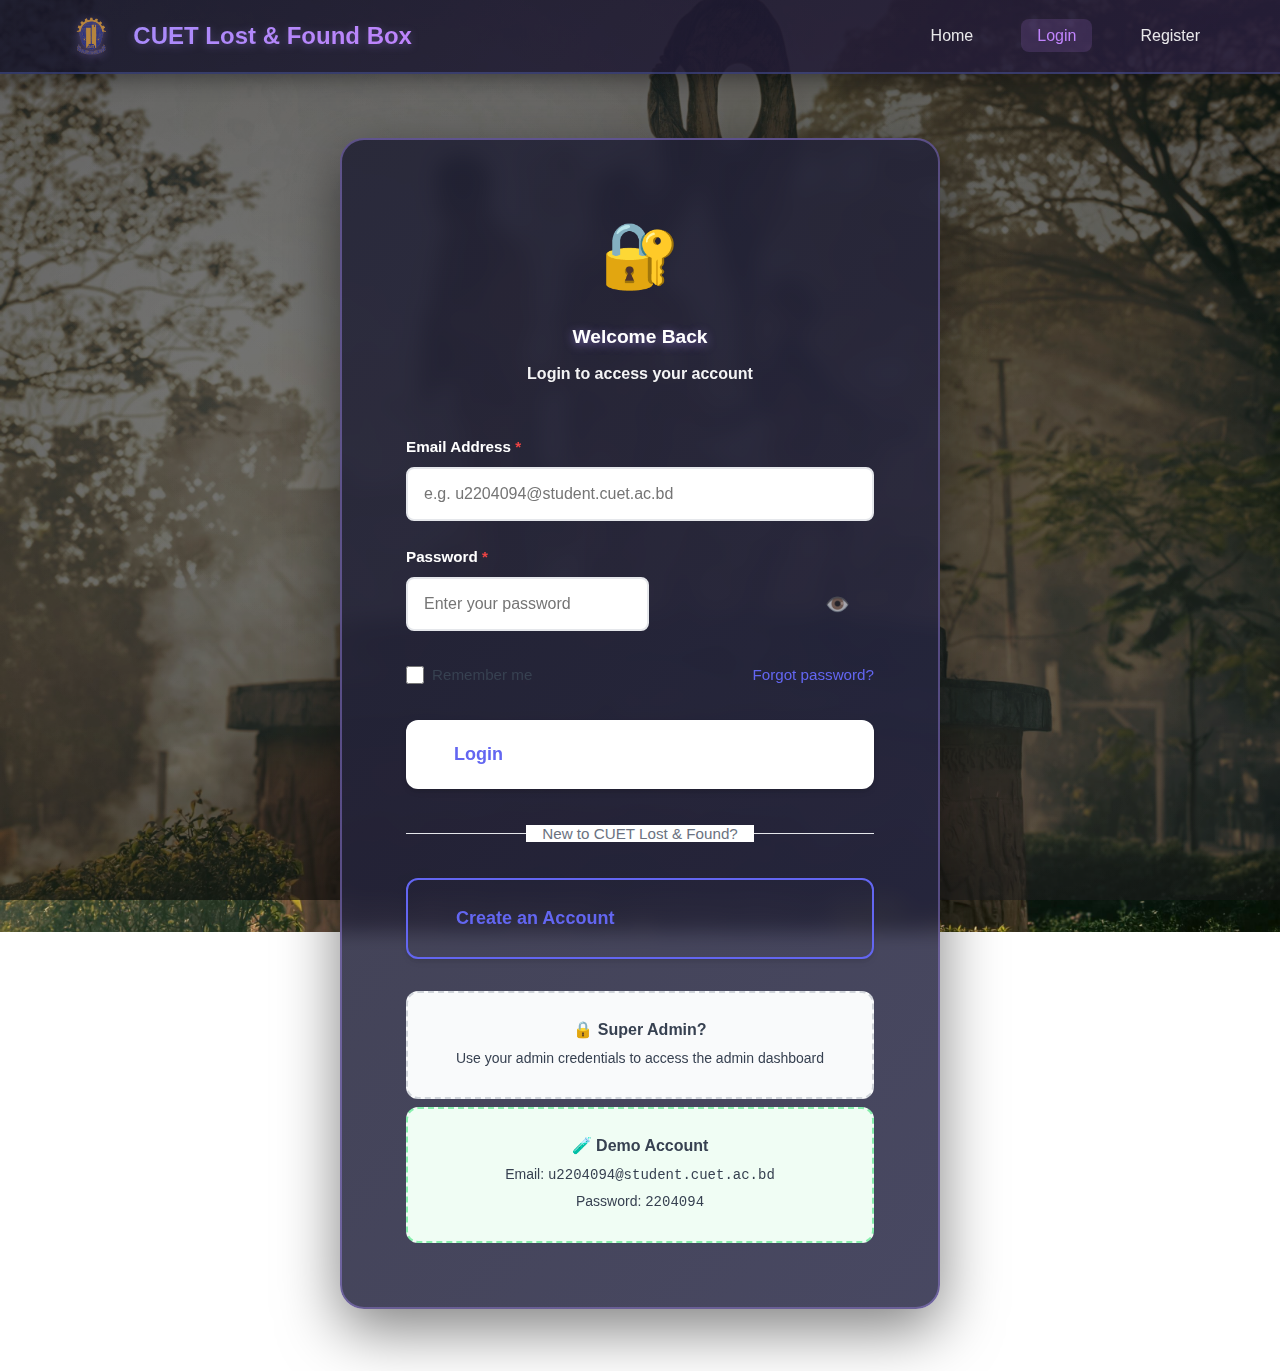
<file: search.html>
<!DOCTYPE html>
<html lang="en">
<head>
    <meta charset="UTF-8">
    <meta name="viewport" content="width=device-width, initial-scale=1.0">
    <title>Search Items - CUET Lost & Found</title>
    <link rel="stylesheet" href="css/style.css">
</head>
<body>
    <!-- Navigation -->
    <nav class="navbar">
        <div class="container">
            <div class="nav-brand">
                <img src="resources/cuetlogo.png" alt="CUET Logo" class="logo-img">
                <h2>CUET Lost & Found Box</h2>
            </div>
            <ul class="nav-menu">
                <li><a href="feed.html">Feed</a></li>
                <li><a href="search.html" class="active">Search Items</a></li>
                <li><a href="report-lost.html">Report Lost</a></li>
                <li><a href="report-found.html">Report Found</a></li>
                <li><a href="user-dashboard.html">My Dashboard</a></li>
                <li><a href="#" id="logoutBtn">Logout</a></li>
            </ul>
            <div class="hamburger">
                <span></span>
                <span></span>
                <span></span>
            </div>
        </div>
    </nav>

    <!-- Page Header -->
    <section class="page-header">
        <div class="container">
            <h1>🔍 Search Lost & Found Items</h1>
            <p>Find your lost item or browse found items</p>
        </div>
    </section>

    <!-- Search & Filter Section -->
    <section class="search-section">
        <div class="container">
            <!-- Search Bar -->
            <div class="search-bar-wrapper">
                <div class="search-bar">
                    <span class="search-icon">🔎</span>
                    <input 
                        type="text" 
                        id="searchInput" 
                        class="search-input" 
                        placeholder="Search by item name, description, location..."
                    >
                    <button class="search-btn" id="searchBtn">Search</button>
                </div>
            </div>

            <!-- Filters -->
            <div class="filters-wrapper">
                <div class="filters">
                    <!-- Status Filter -->
                    <div class="filter-group">
                        <label class="filter-label">Status:</label>
                        <div class="filter-buttons">
                            <button class="filter-btn active" data-filter="all">All</button>
                            <button class="filter-btn" data-filter="lost">Lost</button>
                            <button class="filter-btn" data-filter="found">Found</button>
                        </div>
                    </div>

                    <!-- Category Filter -->
                    <div class="filter-group">
                        <label class="filter-label">Category:</label>
                        <select id="categoryFilter" class="filter-select">
                            <option value="">All Categories</option>
                            <option value="electronics">📱 Electronics</option>
                            <option value="accessories">👜 Accessories</option>
                            <option value="clothing">👕 Clothing</option>
                            <option value="books">📚 Books & Stationery</option>
                            <option value="documents">📄 Documents</option>
                            <option value="keys">🔑 Keys & Cards</option>
                            <option value="sports">⚽ Sports Equipment</option>
                            <option value="other">🔹 Other</option>
                        </select>
                    </div>

                    <!-- Date Filter -->
                    <div class="filter-group">
                        <label class="filter-label">Date Range:</label>
                        <div class="date-range">
                            <input type="date" id="dateFrom" class="filter-input">
                            <span>to</span>
                            <input type="date" id="dateTo" class="filter-input">
                        </div>
                    </div>

                    <!-- Location Filter -->
                    <div class="filter-group">
                        <label class="filter-label">Location:</label>
                        <select id="locationFilter" class="filter-select">
                            <option value="">All Locations</option>
                            <option value="library">Library</option>
                            <option value="cafeteria">Cafeteria</option>
                            <option value="building1">Building 1</option>
                            <option value="building2">Building 2</option>
                            <option value="building3">Building 3</option>
                            <option value="lab">Computer Lab</option>
                            <option value="sports">Sports Ground</option>
                            <option value="other">Other</option>
                        </select>
                    </div>

                    <!-- Clear Filters -->
                    <button class="clear-filters-btn" id="clearFilters">Clear All Filters</button>
                </div>
            </div>

            <!-- Results Info -->
            <div class="results-info">
                <p id="resultsCount">Showing <strong>0</strong> items</p>
                <div class="view-toggle">
                    <button class="view-btn active" data-view="grid" title="Grid View">
                        <span>▦</span>
                    </button>
                    <button class="view-btn" data-view="list" title="List View">
                        <span>☰</span>
                    </button>
                </div>
            </div>

            <!-- Results Grid -->
            <div class="results-container">
                <div id="itemsGrid" class="items-grid">
                    <!-- Items will be populated by JavaScript -->
                </div>

                <!-- No Results Message -->
                <div id="noResults" class="no-results" style="display: none;">
                    <div class="no-results-icon">🔍</div>
                    <h3>No items found</h3>
                    <p>Try adjusting your filters or search terms</p>
                </div>

                <!-- Loading Indicator -->
                <div id="loadingIndicator" class="loading-indicator" style="display: none;">
                    <div class="spinner"></div>
                    <p>Loading items...</p>
                </div>
            </div>
        </div>
    </section>

    <!-- Item Detail Modal -->
    <div id="itemModal" class="modal">
        <div class="modal-content">
            <span class="modal-close">&times;</span>
            <div id="modalBody">
                <!-- Modal content will be populated by JavaScript -->
            </div>
        </div>
    </div>

    <!-- Footer -->
    <footer class="footer">
        <div class="container">
            <div class="footer-content">
                <div class="footer-section">
                    <h3>CUET Lost & Found</h3>
                    <p>Making campus life easier, one found item at a time.</p>
                </div>
                <div class="footer-section">
                    <h4>Quick Links</h4>
                    <ul>
                        <li><a href="index.html">Home</a></li>
                        <li><a href="search.html">Search</a></li>
                        <li><a href="report-lost.html">Report Lost</a></li>
                        <li><a href="report-found.html">Report Found</a></li>
                    </ul>
                </div>
                <div class="footer-section">
                    <h4>Contact</h4>
                    <p>📧 support@cuetlostandfound.edu</p>
                    <p>📞 +880-1234-567890</p>
                </div>
            </div>
            <div class="footer-bottom">
                <p>&copy; 2026 CUET Lost & Found Box. All rights reserved.</p>
            </div>
        </div>
    </footer>

    <script src="js/main.js"></script>
    <script src="js/auth.js"></script>
    <script>
        // Require authentication before accessing this page
        if (!isAuthenticated()) {
            window.location.href = 'login.html';
        }
        
        // Add logout functionality
        document.addEventListener('DOMContentLoaded', function() {
            const logoutBtn = document.getElementById('logoutBtn');
            if (logoutBtn) {
                logoutBtn.addEventListener('click', function(e) {
                    e.preventDefault();
                    logout();
                });
            }
        });
    </script>
    <script src="js/search.js"></script>
</body>
</html>
</file>
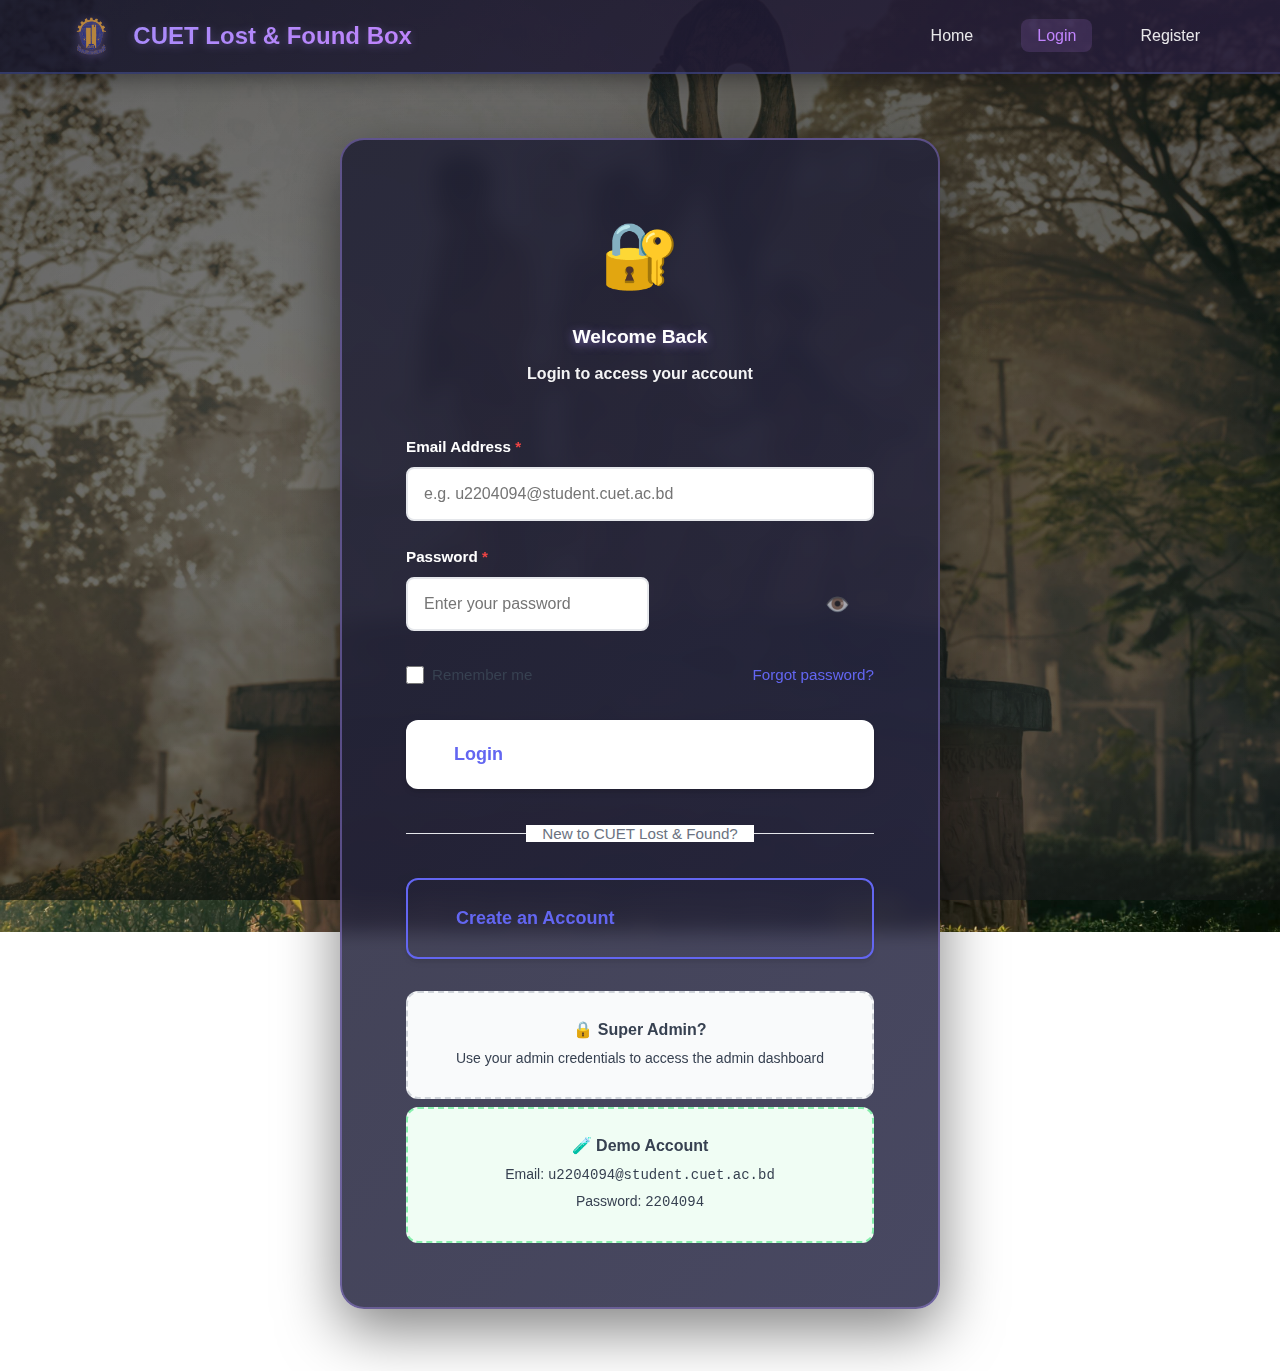
<file: super-admin.html>
<!DOCTYPE html>
<html lang="en">
<head>
    <meta charset="UTF-8">
    <meta name="viewport" content="width=device-width, initial-scale=1.0">
    <title>Super Admin Dashboard - CUET Lost & Found</title>
    <link rel="stylesheet" href="css/style.css">
    <link rel="stylesheet" href="css/auth.css">
</head>
<body>
    <!-- Navigation -->
    <nav class="navbar">
        <div class="container">
            <div class="nav-brand">
                <img src="resources/cuetlogo.png" alt="CUET Logo" class="logo-img">
                <h2>CUET Lost & Found Box - Super Admin</h2>
            </div>
            <ul class="nav-menu">
                <li><a href="super-admin.html" class="active">Dashboard</a></li>
                <li><a href="admin.html">Manage Items</a></li>
                <li><a href="#" id="logoutBtn">Logout</a></li>
            </ul>
            <div class="hamburger">
                <span></span>
                <span></span>
                <span></span>
            </div>
        </div>
    </nav>

    <!-- Page Header -->
    <section class="page-header" style="background: linear-gradient(135deg, #667eea 0%, #764ba2 100%);">
        <div class="container">
            <h1>👑 Super Admin Dashboard</h1>
            <p>Central management and overview</p>
        </div>
    </section>

    <!-- Dashboard Content -->
    <section class="admin-dashboard" style="padding: var(--spacing-3xl) 0; background: transparent; min-height: calc(100vh - 300px);">
        <div class="container">
            <!-- Welcome Card -->
            <div class="welcome-card">
                <h2>Welcome, Super Admin!</h2>
                <p>You have complete control over the CUET Lost & Found system</p>
            </div>

            <!-- Overall Statistics -->
            <div class="stats-section">
                <h2 class="section-title">System Overview</h2>
                <div class="admin-stats">
                    <div class="admin-stat-card">
                        <div class="stat-icon total">👥</div>
                        <div class="stat-content">
                            <h3 id="totalUsers">0</h3>
                            <p>Total Users</p>
                        </div>
                    </div>
                    <div class="admin-stat-card">
                        <div class="stat-icon pending">👨‍🎓</div>
                        <div class="stat-content">
                            <h3 id="totalStudents">0</h3>
                            <p>Students</p>
                        </div>
                    </div>
                    <div class="admin-stat-card">
                        <div class="stat-icon approved">👨‍🏫</div>
                        <div class="stat-content">
                            <h3 id="totalTeachers">0</h3>
                            <p>Teachers</p>
                        </div>
                    </div>
                    <div class="admin-stat-card">
                        <div class="stat-icon matched">👔</div>
                        <div class="stat-content">
                            <h3 id="totalStaff">0</h3>
                            <p>Staff Members</p>
                        </div>
                    </div>
                </div>
            </div>

            <!-- Department-wise User Count -->
            <div class="department-stats-section">
                <h2 class="section-title">Department-wise User Distribution</h2>
                <div class="department-grid" id="departmentGrid">
                    <!-- Will be populated by JavaScript -->
                </div>
            </div>

            <!-- Tabs for User Management -->
            <div class="user-management-section">
                <h2 class="section-title">User Management</h2>
                
                <div class="admin-tabs">
                    <button class="admin-tab active" data-tab="all">
                        All Users <span class="badge" id="allUsersBadge">0</span>
                    </button>
                    <button class="admin-tab" data-tab="students">
                        Students <span class="badge" id="studentsBadge">0</span>
                    </button>
                    <button class="admin-tab" data-tab="teachers">
                        Teachers <span class="badge" id="teachersBadge">0</span>
                    </button>
                    <button class="admin-tab" data-tab="staff">
                        Staff <span class="badge" id="staffBadge">0</span>
                    </button>
                </div>

                <!-- Search and Filters -->
                <div class="admin-filters">
                    <div class="filter-row">
                        <input type="text" id="userSearchInput" class="filter-input" placeholder="Search by name or email...">
                        <select id="deptFilter" class="filter-select">
                            <option value="">All Departments</option>
                            <option value="01">CE</option>
                            <option value="02">EEE</option>
                            <option value="03">ME</option>
                            <option value="04">CSE</option>
                            <option value="05">URP</option>
                            <option value="06">Architecture</option>
                            <option value="07">PME</option>
                            <option value="08">ETE</option>
                            <option value="09">MIE</option>
                            <option value="10">WRE</option>
                            <option value="11">BME</option>
                            <option value="12">MME</option>
                        </select>
                        <button class="btn btn-outline" id="searchUsersBtn">Search</button>
                    </div>
                </div>

                <!-- Users Table -->
                <div class="tab-content">
                    <div id="allTab" class="tab-pane active">
                        <div class="admin-table-wrapper">
                            <table class="admin-table">
                                <thead>
                                    <tr>
                                        <th>Name</th>
                                        <th>Email</th>
                                        <th>Category</th>
                                        <th>Department</th>
                                        <th>Registered</th>
                                        <th>Status</th>
                                        <th>Actions</th>
                                    </tr>
                                </thead>
                                <tbody id="allUsersTableBody">
                                    <!-- Populated by JS -->
                                </tbody>
                            </table>
                            <div id="noAllUsers" class="no-data" style="display: none;">
                                <p>No users found</p>
                            </div>
                        </div>
                    </div>

                    <div id="studentsTab" class="tab-pane">
                        <div class="admin-table-wrapper">
                            <table class="admin-table">
                                <thead>
                                    <tr>
                                        <th>Name</th>
                                        <th>Email</th>
                                        <th>Department</th>
                                        <th>Batch</th>
                                        <th>Registered</th>
                                        <th>Status</th>
                                        <th>Actions</th>
                                    </tr>
                                </thead>
                                <tbody id="studentsTableBody">
                                    <!-- Populated by JS -->
                                </tbody>
                            </table>
                            <div id="noStudents" class="no-data" style="display: none;">
                                <p>No students found</p>
                            </div>
                        </div>
                    </div>

                    <div id="teachersTab" class="tab-pane">
                        <div class="admin-table-wrapper">
                            <table class="admin-table">
                                <thead>
                                    <tr>
                                        <th>Name</th>
                                        <th>Email</th>
                                        <th>Department</th>
                                        <th>Registered</th>
                                        <th>Status</th>
                                        <th>Actions</th>
                                    </tr>
                                </thead>
                                <tbody id="teachersTableBody">
                                    <!-- Populated by JS -->
                                </tbody>
                            </table>
                            <div id="noTeachers" class="no-data" style="display: none;">
                                <p>No teachers found</p>
                            </div>
                        </div>
                    </div>

                    <div id="staffTab" class="tab-pane">
                        <div class="admin-table-wrapper">
                            <table class="admin-table">
                                <thead>
                                    <tr>
                                        <th>Name</th>
                                        <th>Email</th>
                                        <th>Department</th>
                                        <th>Registered</th>
                                        <th>Status</th>
                                        <th>Actions</th>
                                    </tr>
                                </thead>
                                <tbody id="staffTableBody">
                                    <!-- Populated by JS -->
                                </tbody>
                            </table>
                            <div id="noStaff" class="no-data" style="display: none;">
                                <p>No staff members found</p>
                            </div>
                        </div>
                    </div>
                </div>
            </div>

            <!-- Item Matching Section -->
            <div class="matching-section">
                <h2 class="section-title">🤝 Lost & Found Item Matching</h2>
                <div class="matching-container">
                    <div class="matching-info">
                        <p>Intelligent matching system to connect lost items with found items</p>
                        <button class="btn btn-primary" id="runMatchingBtn">
                            Run Matching Algorithm
                        </button>
                    </div>
                    <div class="matching-results" id="matchingResults" style="display: none;">
                        <!-- Matching results will appear here -->
                    </div>
                </div>
            </div>
        </div>
    </section>

    <!-- User Detail Modal -->
    <div id="userModal" class="modal">
        <div class="modal-content">
            <span class="modal-close">&times;</span>
            <div id="userModalBody">
                <!-- User details will be populated here -->
            </div>
        </div>
    </div>

    <!-- Footer -->
    <footer class="footer">
        <div class="container">
            <div class="footer-bottom">
                <p>&copy; 2026 CUET Lost & Found Box - Super Admin Panel. All rights reserved.</p>
            </div>
        </div>
    </footer>

    <script src="js/main.js"></script>
    <script src="js/auth.js"></script>
    <script src="js/super-admin.js"></script>
</body>
</html>
</file>
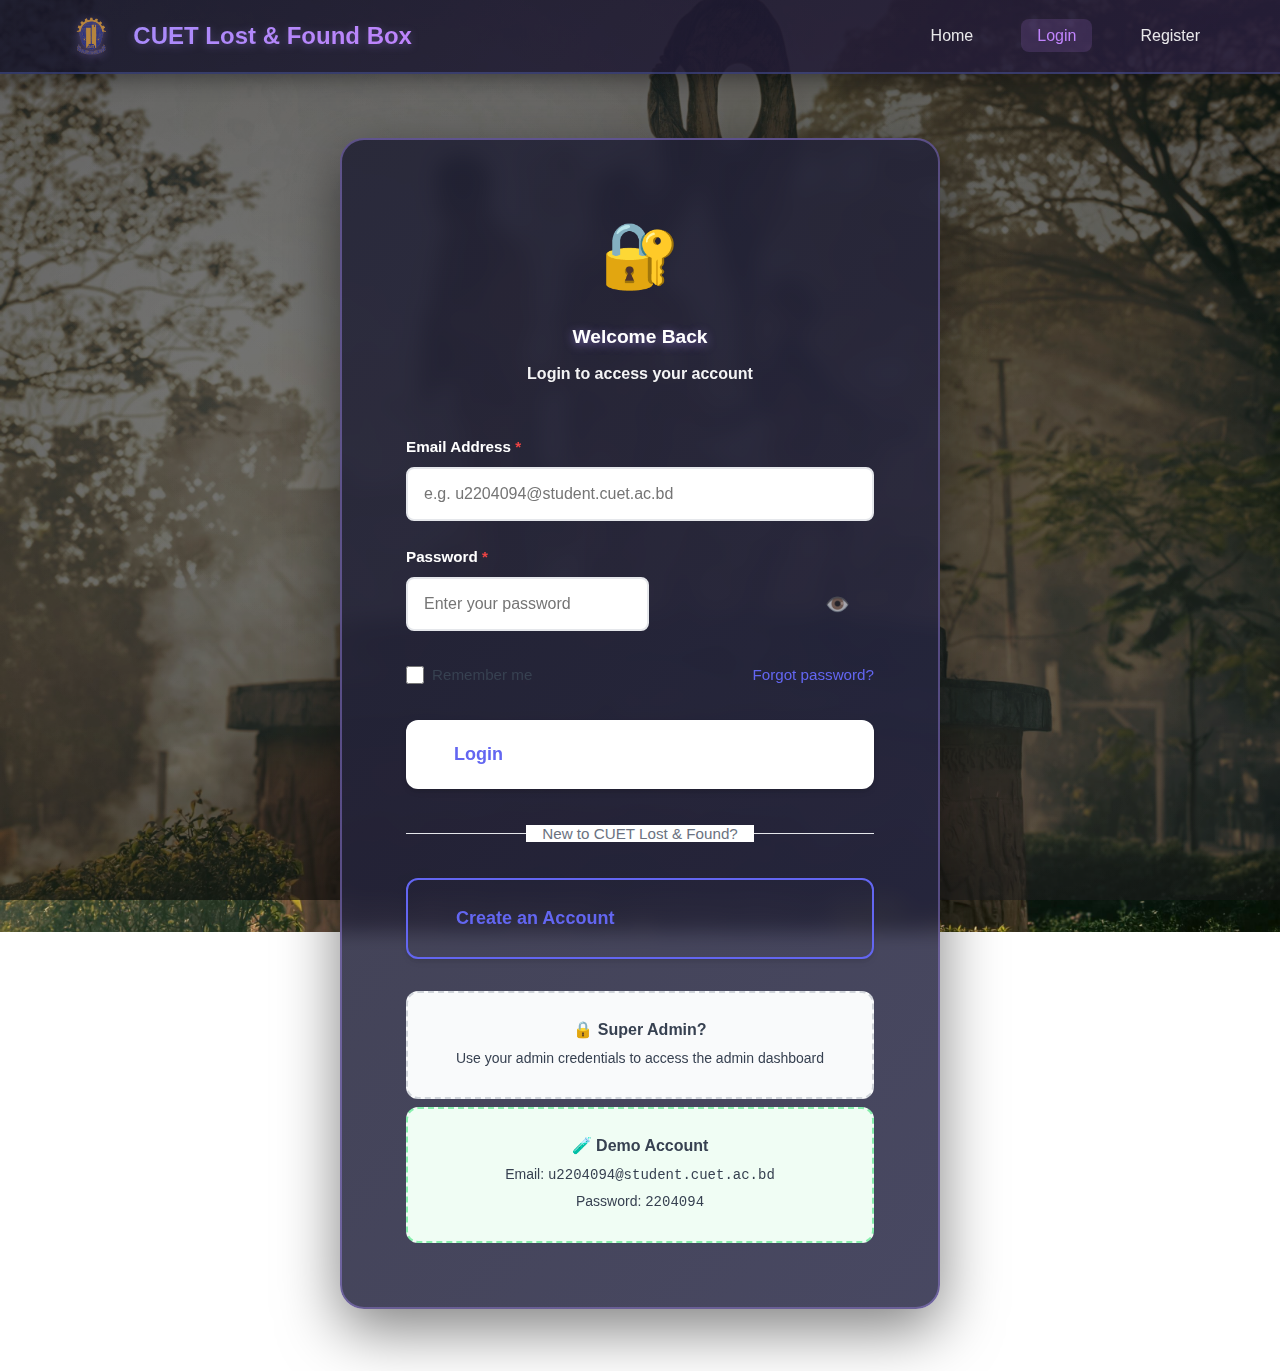
<file: user-dashboard.html>
<!DOCTYPE html>
<html lang="en">
<head>
    <meta charset="UTF-8">
    <meta name="viewport" content="width=device-width, initial-scale=1.0">
    <title>User Dashboard - CUET Lost & Found</title>
    <link rel="stylesheet" href="css/style.css">
    <link rel="stylesheet" href="css/auth.css">
</head>
<body>
    <!-- Navigation -->
    <nav class="navbar">
        <div class="container">
            <div class="nav-brand">
                <img src="resources/cuetlogo.png" alt="CUET Logo" class="logo-img">
                <h2>CUET Lost & Found Box</h2>
            </div>
            <ul class="nav-menu">
                <li><a href="feed.html">Feed</a></li>
                <li><a href="search.html">Search Items</a></li>
                <li><a href="report-lost.html">Report Lost</a></li>
                <li><a href="report-found.html">Report Found</a></li>
                <li><a href="user-dashboard.html" class="active">My Dashboard</a></li>
                <li><a href="#" id="logoutBtn">Logout</a></li>
            </ul>
            <div class="hamburger">
                <span></span>
                <span></span>
                <span></span>
            </div>
        </div>
    </nav>

    <!-- Page Header -->
    <section class="page-header">
        <div class="container">
            <h1>👤 My Dashboard</h1>
            <p id="userWelcome">Welcome back!</p>
        </div>
    </section>

    <!-- Dashboard Content -->
    <section class="user-dashboard-section">
        <div class="container">
            <!-- User Info Card -->
            <div class="user-info-card">
                <div class="user-avatar">
                    <span id="userInitials">U</span>
                </div>
                <div class="user-details">
                    <h2 id="userName">User Name</h2>
                    <p id="userEmail">user@cuet.ac.bd</p>
                    <span class="user-badge" id="userCategory">Student</span>
                    <span class="user-badge" id="userDepartment">CSE</span>
                </div>
            </div>

            <!-- User Statistics -->
            <div class="user-stats">
                <div class="user-stat-card">
                    <div class="stat-icon pending">📋</div>
                    <div class="stat-content">
                        <h3 id="userLostItems">0</h3>
                        <p>Items Reported Lost</p>
                    </div>
                </div>
                <div class="user-stat-card">
                    <div class="stat-icon approved">✅</div>
                    <div class="stat-content">
                        <h3 id="userFoundItems">0</h3>
                        <p>Items Reported Found</p>
                    </div>
                </div>
                <div class="user-stat-card">
                    <div class="stat-icon matched">🤝</div>
                    <div class="stat-content">
                        <h3 id="userMatches">0</h3>
                        <p>Matched Items</p>
                    </div>
                </div>
                <div class="user-stat-card">
                    <div class="stat-icon total">📊</div>
                    <div class="stat-content">
                        <h3 id="userTotalReports">0</h3>
                        <p>Total Reports</p>
                    </div>
                </div>
            </div>

            <!-- Quick Actions -->
            <div class="quick-actions">
                <h2 class="section-title">Quick Actions</h2>
                <div class="action-grid">
                    <a href="report-lost.html" class="action-card">
                        <div class="action-icon">📋</div>
                        <h3>Report Lost Item</h3>
                        <p>Lost something? Report it here</p>
                    </a>
                    <a href="report-found.html" class="action-card">
                        <div class="action-icon">✅</div>
                        <h3>Report Found Item</h3>
                        <p>Found something? Help others</p>
                    </a>
                    <a href="search.html" class="action-card">
                        <div class="action-icon">🔍</div>
                        <h3>Search Items</h3>
                        <p>Browse lost and found items</p>
                    </a>
                    <a href="#" class="action-card" id="viewProfileBtn">
                        <div class="action-icon">⚙️</div>
                        <h3>My Profile</h3>
                        <p>View and edit your profile</p>
                    </a>
                </div>
            </div>

            <!-- My Reports -->
            <div class="my-reports-section">
                <h2 class="section-title">My Reports</h2>
                
                <div class="reports-tabs">
                    <button class="reports-tab active" data-tab="lost">
                        Lost Items <span class="badge" id="lostBadge">0</span>
                    </button>
                    <button class="reports-tab" data-tab="found">
                        Found Items <span class="badge" id="foundBadge">0</span>
                    </button>
                </div>

                <!-- Lost Items Tab -->
                <div id="lostItemsTab" class="tab-pane active">
                    <div class="items-grid" id="userLostItemsGrid">
                        <!-- Items will be populated by JavaScript -->
                    </div>
                    <div id="noLostItems" class="no-results" style="display: none;">
                        <div class="no-results-icon">📋</div>
                        <h3>No lost items reported</h3>
                        <p>You haven't reported any lost items yet</p>
                        <a href="report-lost.html" class="btn btn-primary">Report Lost Item</a>
                    </div>
                </div>

                <!-- Found Items Tab -->
                <div id="foundItemsTab" class="tab-pane">
                    <div class="items-grid" id="userFoundItemsGrid">
                        <!-- Items will be populated by JavaScript -->
                    </div>
                    <div id="noFoundItems" class="no-results" style="display: none;">
                        <div class="no-results-icon">✅</div>
                        <h3>No found items reported</h3>
                        <p>You haven't reported any found items yet</p>
                        <a href="report-found.html" class="btn btn-secondary">Report Found Item</a>
                    </div>
                </div>
            </div>
        </div>
    </section>

    <!-- Footer -->
    <footer class="footer">
        <div class="container">
            <div class="footer-content">
                <div class="footer-section">
                    <h3>CUET Lost & Found</h3>
                    <p>Making campus life easier, one found item at a time.</p>
                </div>
                <div class="footer-section">
                    <h4>Quick Links</h4>
                    <ul>
                        <li><a href="index.html">Home</a></li>
                        <li><a href="search.html">Search</a></li>
                        <li><a href="report-lost.html">Report Lost</a></li>
                        <li><a href="report-found.html">Report Found</a></li>
                    </ul>
                </div>
                <div class="footer-section">
                    <h4>Contact</h4>
                    <p>📧 support@cuetlostandfound.edu</p>
                    <p>📞 +880-1234-567890</p>
                </div>
            </div>
            <div class="footer-bottom">
                <p>&copy; 2026 CUET Lost & Found Box. All rights reserved.</p>
            </div>
        </div>
    </footer>

    <script src="js/main.js"></script>
    <script src="js/auth.js"></script>
    <script>
        // Add logout functionality
        document.addEventListener('DOMContentLoaded', function() {
            const logoutBtn = document.getElementById('logoutBtn');
            if (logoutBtn) {
                logoutBtn.addEventListener('click', function(e) {
                    e.preventDefault();
                    logout();
                });
            }
        });
    </script>
    <script src="js/user-dashboard.js"></script>
</body>
</html>
</file>
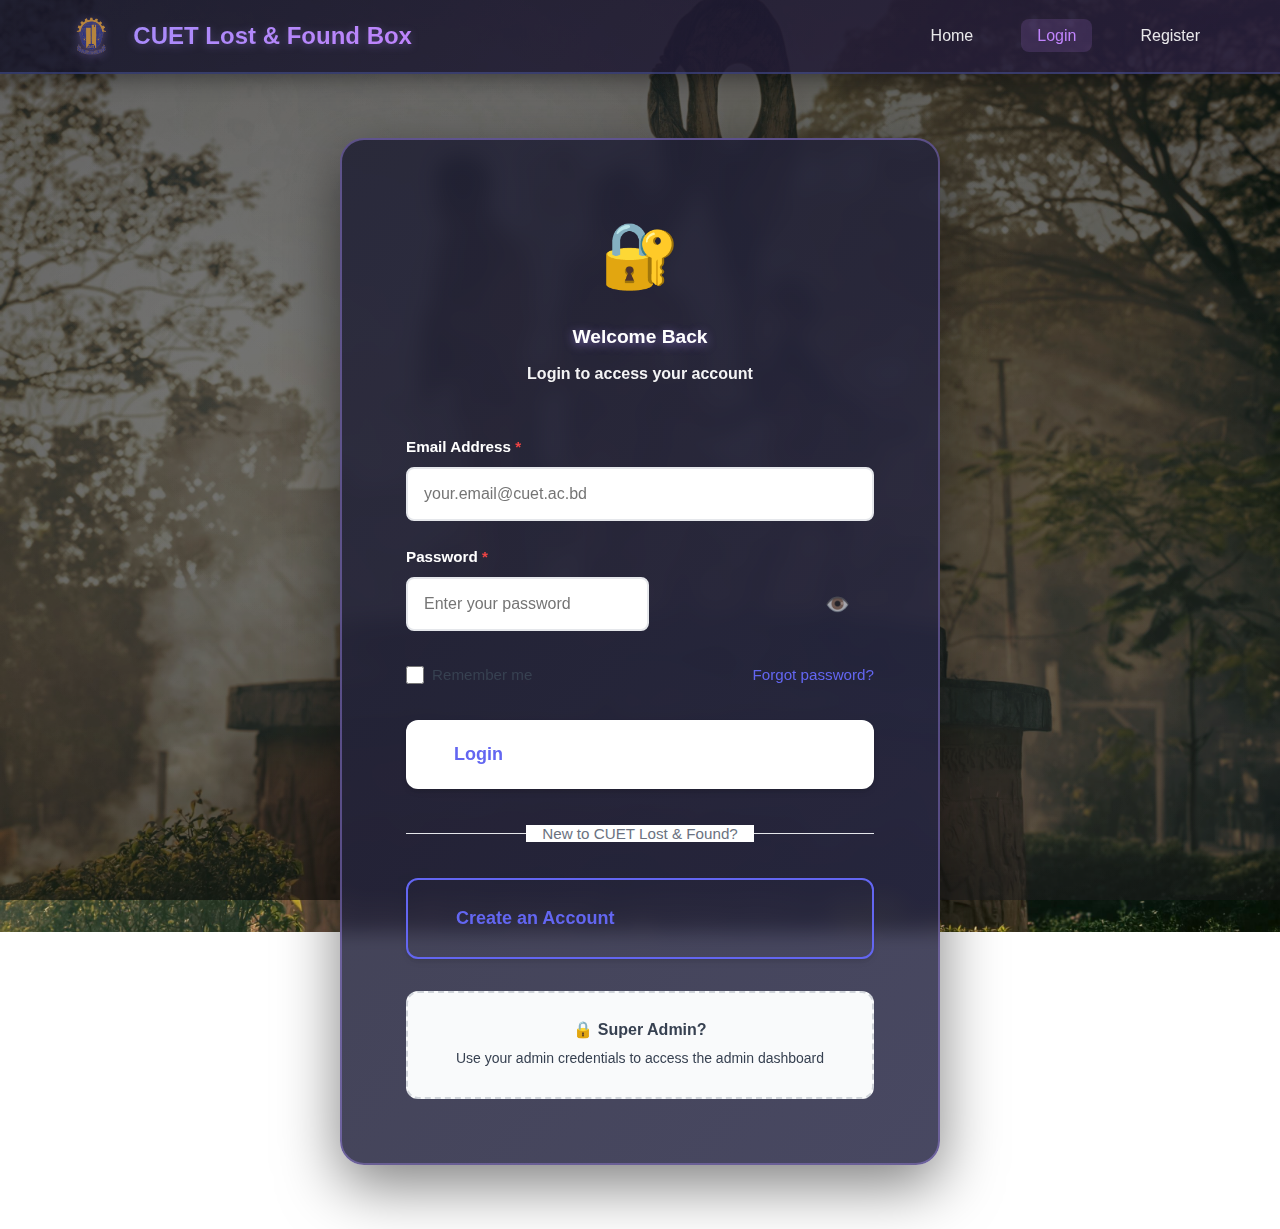
<file: Frontend/feed.html>
<!DOCTYPE html>
<html lang="en">
<head>
    <meta charset="UTF-8">
    <meta name="viewport" content="width=device-width, initial-scale=1.0">
    <title>Community Feed - CUET Lost & Found</title>
    <link rel="stylesheet" href="css/style.css">
</head>
<body>
    <!-- Navigation -->
    <nav class="navbar">
        <div class="container">
            <div class="nav-brand">
                <img src="resources/cuetlogo.png" alt="CUET Logo" class="logo-img">
                <h2>CUET Lost & Found Box</h2>
            </div>
            <ul class="nav-menu">
                <li><a href="feed.html" class="active">Feed</a></li>
                <li><a href="search.html">Search Items</a></li>
                <li><a href="report-lost.html">Report Lost</a></li>
                <li><a href="report-found.html">Report Found</a></li>
                <li><a href="user-dashboard.html">My Dashboard</a></li>
                <li><a href="#" id="logoutBtn">Logout</a></li>
            </ul>
            <div class="hamburger">
                <span></span>
                <span></span>
                <span></span>
            </div>
        </div>
    </nav>

    <!-- Page Header -->
    <section class="page-header">
        <div class="container">
            <h1>📢 Community Feed</h1>
            <p>See what others have lost or found around campus</p>
        </div>
    </section>

    <!-- Feed Filters -->
    <section class="feed-filters">
        <div class="container">
            <div class="filter-bar" style="display: flex; gap: 1rem; flex-wrap: wrap; align-items: center; background: linear-gradient(135deg, rgba(30, 30, 50, 0.8) 0%, rgba(40, 40, 70, 0.8) 100%); backdrop-filter: blur(10px); border: 2px solid rgba(167, 139, 250, 0.3); padding: 1.5rem; border-radius: var(--radius-2xl); box-shadow: 0 8px 32px rgba(0, 0, 0, 0.4); margin-bottom: 2rem;">
                <button class="filter-btn active" data-filter="all">
                    🔄 All Posts
                </button>
                <button class="filter-btn" data-filter="lost">
                    📋 Lost Items
                </button>
                <button class="filter-btn" data-filter="found">
                    ✅ Found Items
                </button>
                <select id="categoryFilter" style="padding: 0.75rem 1rem; border: 1px solid rgba(167, 139, 250, 0.3); border-radius: 8px; font-size: 0.95rem; background: rgba(40, 40, 70, 0.5); color: #ffffff; font-weight: 600;">
                    <option value="">All Categories</option>
                    <option value="electronics">Electronics</option>
                    <option value="documents">Documents</option>
                    <option value="accessories">Accessories</option>
                    <option value="clothing">Clothing</option>
                    <option value="books">Books & Stationery</option>
                    <option value="bags">Bags & Backpacks</option>
                    <option value="keys">Keys & Cards</option>
                    <option value="sports">Sports Equipment</option>
                    <option value="other">Other</option>
                </select>
                <select id="sortFilter" style="padding: 0.75rem 1rem; border: 1px solid rgba(167, 139, 250, 0.3); border-radius: 8px; font-size: 0.95rem; margin-left: auto; background: rgba(40, 40, 70, 0.5); color: #ffffff; font-weight: 600;">
                    <option value="recent">Most Recent</option>
                    <option value="oldest">Oldest First</option>
                </select>
            </div>
        </div>
    </section>

    <!-- Feed Posts -->
    <section class="feed-section">
        <div class="container">
            <div id="feedContainer">
                <!-- Feed items will be loaded here by JavaScript -->
            </div>
            
            <!-- No Posts Message -->
            <div id="noPostsMessage" style="display: none; text-align: center; padding: 4rem 2rem;">
                <div style="font-size: 4rem; margin-bottom: 1rem;">📭</div>
                <h3 style="color: var(--gray-700); margin-bottom: 0.5rem;">No Posts Found</h3>
                <p style="color: var(--gray-500);">Try adjusting your filters or be the first to post!</p>
            </div>
            
            <!-- Loading Indicator -->
            <div id="loadingIndicator" style="text-align: center; padding: 2rem;">
                <div class="spinner" style="margin: 0 auto;"></div>
                <p style="color: var(--gray-600); margin-top: 1rem;">Loading posts...</p>
            </div>
        </div>
    </section>

    <!-- Footer -->
    <footer class="footer">
        <div class="container">
            <div class="footer-content">
                <div class="footer-section">
                    <h3>CUET Lost & Found</h3>
                    <p>Making campus life easier, one found item at a time.</p>
                </div>
                <div class="footer-section">
                    <h4>Quick Links</h4>
                    <ul>
                        <li><a href="index.html">Home</a></li>
                        <li><a href="feed.html">Feed</a></li>
                        <li><a href="search.html">Search</a></li>
                        <li><a href="report-lost.html">Report Lost</a></li>
                        <li><a href="report-found.html">Report Found</a></li>
                    </ul>
                </div>
                <div class="footer-section">
                    <h4>Contact</h4>
                    <p>📧 support@cuetlostandfound.edu</p>
                    <p>📞 +880-1234-567890</p>
                </div>
            </div>
            <div class="footer-bottom">
                <p>&copy; 2026 CUET Lost & Found Box. All rights reserved.</p>
            </div>
        </div>
    </footer>

    <!-- Item Detail Modal -->
    <div class="modal" id="itemModal">
        <div class="modal-content">
            <span class="modal-close">&times;</span>
            <div id="modalBody">
                <!-- Modal content will be inserted here -->
            </div>
        </div>
    </div>

    <script src="js/main.js"></script>
    <script src="js/auth.js"></script>
    <script>
        // Require authentication before accessing this page
        if (!isAuthenticated()) {
            window.location.href = 'login.html';
        }
        
        // Add logout functionality
        document.getElementById('logoutBtn').addEventListener('click', function(e) {
            e.preventDefault();
            logout();
        });
    </script>
    <script src="js/feed.js"></script>
</body>
</html>
</file>
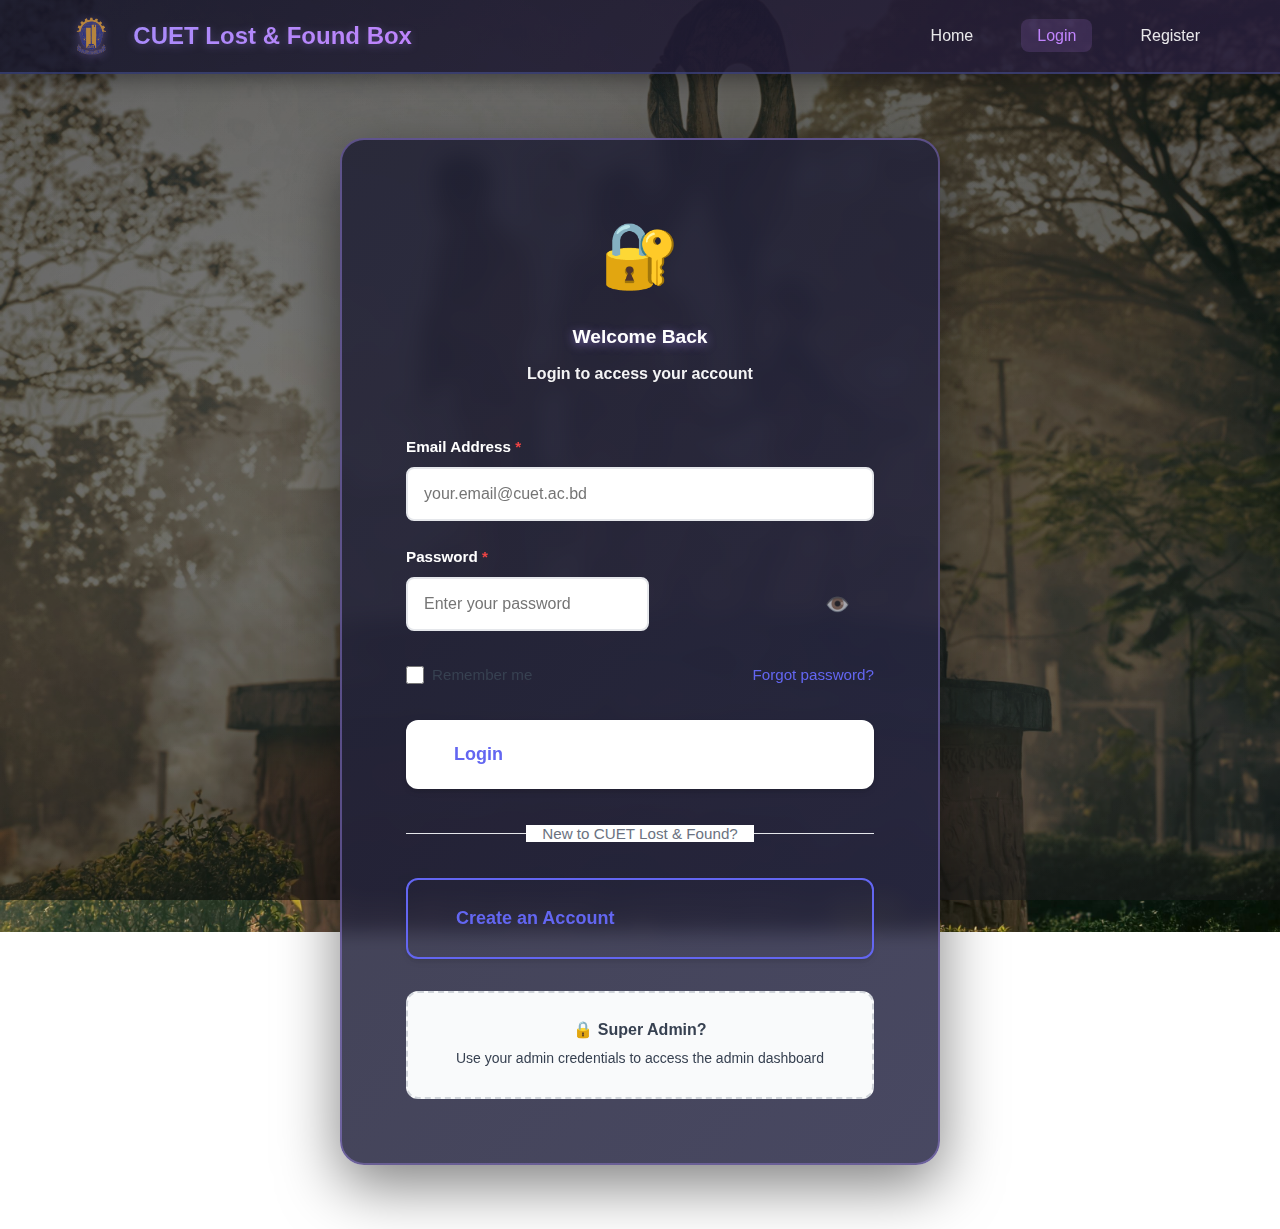
<file: Frontend/login.html>
<!DOCTYPE html>
<html lang="en">
<head>
    <meta charset="UTF-8">
    <meta name="viewport" content="width=device-width, initial-scale=1.0">
    <title>Login - CUET Lost & Found</title>
    <link rel="stylesheet" href="css/style.css">
    <link rel="stylesheet" href="css/auth.css">
</head>
<body class="auth-page">
    <!-- Navigation -->
    <nav class="navbar">
        <div class="container">
            <div class="nav-brand">
                <img src="resources/cuetlogo.png" alt="CUET Logo" class="logo-img">
                <h2>CUET Lost & Found Box</h2>
            </div>
            <ul class="nav-menu">
                <li><a href="index.html">Home</a></li>
                <li><a href="login.html" class="active">Login</a></li>
                <li><a href="register.html">Register</a></li>
            </ul>
            <div class="hamburger">
                <span></span>
                <span></span>
                <span></span>
            </div>
        </div>
    </nav>

    <!-- Login Section -->
    <div class="auth-container">
        <div class="auth-wrapper auth-wrapper-centered">
            <!-- Login Form Card -->
            <div class="auth-form-container auth-form-centered">
                <div class="auth-card">
                    <div class="auth-header-centered">
                        <div class="auth-icon">🔐</div>
                        <h2 class="auth-title">Welcome Back</h2>
                        <p class="auth-description">Login to access your account</p>
                    </div>

                    <form id="loginForm" class="auth-form">
                        <!-- Email -->
                        <div class="form-group">
                            <label for="email" class="form-label">
                                Email Address <span class="required">*</span>
                            </label>
                            <input 
                                type="email" 
                                id="email" 
                                name="email" 
                                class="form-input" 
                                placeholder="your.email@cuet.ac.bd"
                                required
                                autocomplete="email"
                            >
                            <span class="error-message" id="emailError"></span>
                        </div>

                        <!-- Password -->
                        <div class="form-group">
                            <label for="password" class="form-label">
                                Password <span class="required">*</span>
                            </label>
                            <div class="password-input-wrapper">
                                <input 
                                    type="password" 
                                    id="password" 
                                    name="password" 
                                    class="form-input" 
                                    placeholder="Enter your password"
                                    required
                                    autocomplete="current-password"
                                >
                                <button type="button" class="password-toggle" id="togglePassword">
                                    <span>👁️</span>
                                </button>
                            </div>
                            <span class="error-message" id="passwordError"></span>
                        </div>

                        <!-- Remember Me & Forgot Password -->
                        <div class="form-options">
                            <label class="checkbox-label">
                                <input type="checkbox" id="rememberMe">
                                <span>Remember me</span>
                            </label>
                            <a href="#" class="link forgot-password">Forgot password?</a>
                        </div>

                        <!-- Submit Button -->
                        <button type="submit" class="btn btn-primary btn-large btn-block">
                            Login
                        </button>
                    </form>

                    <div class="auth-divider">
                        <span>New to CUET Lost & Found?</span>
                    </div>

                    <a href="register.html" class="btn btn-outline btn-large btn-block">
                        Create an Account
                    </a>

                    <!-- Super Admin Login Notice -->
                    <div class="admin-notice">
                        <p><strong>🔒 Super Admin?</strong></p>
                        <p class="small-text">Use your admin credentials to access the admin dashboard</p>
                    </div>
                </div>
            </div>
        </div>
    </div>

    <script src="js/main.js"></script>
    <script src="js/auth.js"></script>
</body>
</html>
</file>
<file: css/style.css>
/* ==========================================
   CUET Lost & Found Box - Main Stylesheet
   Modern, Colorful, Eye-Soothing Design
   ========================================== */

/* ==========================================
   CSS Variables & Root Styles
   ========================================== */
:root {
    /* Primary Colors */
    --primary-color: #6366f1;
    --primary-dark: #4f46e5;
    --primary-light: #818cf8;
    --primary-lighter: #c7d2fe;
    
    /* Secondary Colors */
    --secondary-color: #10b981;
    --secondary-dark: #059669;
    --secondary-light: #34d399;
    
    /* Accent Colors */
    --accent-color: #f59e0b;
    --accent-dark: #d97706;
    --accent-light: #fbbf24;
    
    /* Neutral Colors */
    --white: #ffffff;
    --gray-50: #f9fafb;
    --gray-100: #f3f4f6;
    --gray-200: #e5e7eb;
    --gray-300: #d1d5db;
    --gray-400: #9ca3af;
    --gray-500: #6b7280;
    --gray-600: #4b5563;
    --gray-700: #374151;
    --gray-800: #1f2937;
    --gray-900: #111827;
    
    /* Status Colors */
    --success: #10b981;
    --danger: #ef4444;
    --warning: #f59e0b;
    --info: #3b82f6;
    
    /* Gradients */
    --gradient-primary: linear-gradient(135deg, #667eea 0%, #764ba2 100%);
    --gradient-secondary: linear-gradient(135deg, #f093fb 0%, #f5576c 100%);
    --gradient-accent: linear-gradient(135deg, #4facfe 0%, #00f2fe 100%);
    --gradient-warm: linear-gradient(135deg, #fa709a 0%, #fee140 100%);
    --gradient-cool: linear-gradient(135deg, #30cfd0 0%, #330867 100%);
    
    /* Spacing */
    --spacing-xs: 0.25rem;
    --spacing-sm: 0.5rem;
    --spacing-md: 1rem;
    --spacing-lg: 1.5rem;
    --spacing-xl: 2rem;
    --spacing-2xl: 3rem;
    --spacing-3xl: 4rem;
    
    /* Border Radius */
    --radius-sm: 0.375rem;
    --radius-md: 0.5rem;
    --radius-lg: 0.75rem;
    --radius-xl: 1rem;
    --radius-2xl: 1.5rem;
    --radius-full: 9999px;
    
    /* Shadows */
    --shadow-sm: 0 1px 2px 0 rgba(0, 0, 0, 0.05);
    --shadow-md: 0 4px 6px -1px rgba(0, 0, 0, 0.1), 0 2px 4px -1px rgba(0, 0, 0, 0.06);
    --shadow-lg: 0 10px 15px -3px rgba(0, 0, 0, 0.1), 0 4px 6px -2px rgba(0, 0, 0, 0.05);
    --shadow-xl: 0 20px 25px -5px rgba(0, 0, 0, 0.1), 0 10px 10px -5px rgba(0, 0, 0, 0.04);
    --shadow-2xl: 0 25px 50px -12px rgba(0, 0, 0, 0.25);
    
    /* Transitions */
    --transition-fast: 150ms ease-in-out;
    --transition-base: 300ms ease-in-out;
    --transition-slow: 500ms ease-in-out;
}

/* ==========================================
   Reset & Base Styles
   ========================================== */
* {
    margin: 0;
    padding: 0;
    box-sizing: border-box;
}

html {
    scroll-behavior: smooth;
    font-size: 16px;
}

body {
    font-family: 'Segoe UI', Tahoma, Geneva, Verdana, sans-serif;
    line-height: 1.6;
    color: var(--gray-800);
    background: linear-gradient(135deg, rgba(0, 0, 0, 0.6) 0%, rgba(0, 0, 0, 0.6) 100%), url('../resources/tamim.jpg');
    background-size: cover;
    background-position: center;
    background-repeat: no-repeat;
    background-attachment: fixed;
    position: relative;
    min-height: 100vh;
    overflow-x: hidden;
}

body::before {
    content: '';
    position: fixed;
    top: 0;
    left: 0;
    width: 100%;
    height: 100%;
    background-image: 
        radial-gradient(circle at 20% 50%, rgba(255, 255, 255, 0.1) 0%, transparent 50%),
        radial-gradient(circle at 80% 80%, rgba(255, 255, 255, 0.1) 0%, transparent 50%),
        radial-gradient(circle at 40% 20%, rgba(255, 255, 255, 0.05) 0%, transparent 50%);
    pointer-events: none;
    z-index: 0;
}

img {
    max-width: 100%;
    height: auto;
    display: block;
}

a {
    text-decoration: none;
    color: inherit;
    transition: var(--transition-base);
}

ul {
    list-style: none;
}

button {
    border: none;
    background: none;
    cursor: pointer;
    font-family: inherit;
    transition: var(--transition-base);
}

/* ==========================================
   Container & Layout
   ========================================== */
.container {
    max-width: 1200px;
    margin: 0 auto;
    padding: 0 var(--spacing-lg);
    position: relative;
    z-index: 1;
}

.text-center {
    text-align: center;
}

/* ==========================================
   Navigation Bar
   ========================================== */
.navbar {
    background: linear-gradient(135deg, rgba(20, 20, 40, 0.85) 0%, rgba(40, 30, 60, 0.85) 100%);
    box-shadow: 0 4px 20px rgba(0, 0, 0, 0.4);
    position: sticky;
    top: 0;
    z-index: 1000;
    border-bottom: 2px solid rgba(102, 126, 234, 0.3);
}

.navbar .container {
    display: flex;
    justify-content: space-between;
    align-items: center;
    padding: var(--spacing-md) var(--spacing-lg);
}

.nav-brand {
    display: flex;
    align-items: center;
    gap: var(--spacing-md);
}

.nav-brand .logo-img {
    height: 40px;
    width: auto;
    object-fit: contain;
    filter: drop-shadow(0 2px 4px rgba(167, 139, 250, 0.3));
}
.nav-brand h2 {
    font-size: 1.5rem;
    background: linear-gradient(135deg, #a78bfa 0%, #c084fc 100%);
    -webkit-background-clip: text;
    -webkit-text-fill-color: transparent;
    background-clip: text;
    font-weight: 700;
    filter: drop-shadow(0 2px 4px rgba(167, 139, 250, 0.3));
}

.nav-menu {
    display: flex;
    gap: var(--spacing-xl);
    align-items: center;
}

.nav-menu a {
    color: rgba(255, 255, 255, 0.9);
    font-weight: 500;
    padding: var(--spacing-sm) var(--spacing-md);
    border-radius: var(--radius-md);
    transition: var(--transition-base);
}

.nav-menu a:hover,
.nav-menu a.active {
    color: #c084fc;
    background: rgba(192, 132, 252, 0.15);
    transform: translateY(-1px);
}

.hamburger {
    display: none;
    flex-direction: column;
    gap: 5px;
    cursor: pointer;
}

.hamburger span {
    width: 25px;
    height: 3px;
    background: rgba(255, 255, 255, 0.9);
    border-radius: var(--radius-full);
    transition: var(--transition-base);
}

/* ==========================================
   Hero Section
   ========================================== */
.hero {
    position: relative;
    background: transparent;
    color: var(--white);
    padding: var(--spacing-3xl) 0;
    min-height: 600px;
    display: flex;
    align-items: center;
    overflow: hidden;
}

.hero::before {
    content: '';
    position: absolute;
    top: 0;
    left: 0;
    right: 0;
    bottom: 0;
    background: url('data:image/svg+xml,<svg xmlns="http://www.w3.org/2000/svg" viewBox="0 0 1440 320"><path fill="rgba(255,255,255,0.1)" d="M0,96L48,112C96,128,192,160,288,160C384,160,480,128,576,122.7C672,117,768,139,864,138.7C960,139,1056,117,1152,101.3C1248,85,1344,75,1392,69.3L1440,64L1440,320L1392,320C1344,320,1248,320,1152,320C1056,320,960,320,864,320C768,320,672,320,576,320C480,320,384,320,288,320C192,320,96,320,48,320L0,320Z"></path></svg>') no-repeat bottom;
    background-size: cover;
    opacity: 0.5;
}

.hero-content {
    position: relative;
    z-index: 1;
    text-align: center;
}

.hero-title {
    font-size: 3.5rem;
    font-weight: 700;
    margin-bottom: var(--spacing-md);
    animation: fadeInUp 0.8s ease-out;
}

.hero-subtitle {
    font-size: 1.5rem;
    margin-bottom: var(--spacing-lg);
    opacity: 0.95;
    animation: fadeInUp 0.8s ease-out 0.2s backwards;
}

.hero-description {
    font-size: 1.125rem;
    max-width: 700px;
    margin: 0 auto var(--spacing-2xl);
    opacity: 0.9;
    animation: fadeInUp 0.8s ease-out 0.4s backwards;
}

.cta-buttons {
    display: flex;
    gap: var(--spacing-lg);
    justify-content: center;
    flex-wrap: wrap;
    animation: fadeInUp 0.8s ease-out 0.6s backwards;
}

/* ==========================================
   Buttons
   ========================================== */
.btn {
    display: inline-flex;
    align-items: center;
    gap: var(--spacing-sm);
    padding: var(--spacing-md) var(--spacing-xl);
    border-radius: var(--radius-lg);
    font-weight: 600;
    font-size: 1rem;
    transition: var(--transition-base);
    box-shadow: var(--shadow-md);
    cursor: pointer;
}

.btn-primary {
    background: var(--white);
    color: var(--primary-color);
}

.btn-primary:hover {
    transform: translateY(-2px);
    box-shadow: var(--shadow-xl);
}

.btn-secondary {
    background: var(--secondary-color);
    color: var(--white);
}

.btn-secondary:hover {
    background: var(--secondary-dark);
    transform: translateY(-2px);
    box-shadow: var(--shadow-xl);
}

.btn-accent {
    background: var(--accent-color);
    color: var(--white);
}

.btn-accent:hover {
    background: var(--accent-dark);
    transform: translateY(-2px);
    box-shadow: var(--shadow-xl);
}

.btn-outline {
    background: transparent;
    color: var(--primary-color);
    border: 2px solid var(--primary-color);
}

.btn-outline:hover {
    background: var(--primary-color);
    color: var(--white);
}

.btn-danger {
    background: var(--danger);
    color: var(--white);
}

.btn-danger:hover {
    background: #dc2626;
    transform: translateY(-2px);
}

.btn-large {
    padding: var(--spacing-lg) var(--spacing-2xl);
    font-size: 1.125rem;
}

.btn-icon {
    font-size: 1.25rem;
}

/* ==========================================
   Sections
   ========================================== */
.section-title {
    font-size: 2.5rem;
    font-weight: 700;
    text-align: center;
    margin-bottom: var(--spacing-2xl);
    color: #ffffff;
    position: relative;
    text-shadow: 0 2px 10px rgba(167, 139, 250, 0.6);
}

.section-title::after {
    content: '';
    position: absolute;
    bottom: -10px;
    left: 50%;
    transform: translateX(-50%);
    width: 80px;
    height: 4px;
    background: var(--gradient-primary);
    border-radius: var(--radius-full);
}

/* ==========================================
   Features Section
   ========================================== */
.features {
    padding: var(--spacing-3xl) 0;
    background: transparent;
}

.features-grid {
    display: grid;
    grid-template-columns: repeat(auto-fit, minmax(250px, 1fr));
    gap: var(--spacing-xl);
}

.feature-card {
    background: linear-gradient(135deg, rgba(30, 30, 50, 0.8) 0%, rgba(40, 40, 70, 0.8) 100%);
    backdrop-filter: blur(10px);
    padding: var(--spacing-xl);
    border-radius: var(--radius-2xl);
    box-shadow: 0 8px 32px rgba(0, 0, 0, 0.4);
    text-align: center;
    transition: all 0.3s cubic-bezier(0.4, 0, 0.2, 1);
    border: 2px solid rgba(167, 139, 250, 0.3);
    position: relative;
}

.feature-card:hover {
    transform: translateY(-8px);
    box-shadow: 0 16px 48px rgba(102, 126, 234, 0.3);
    background: linear-gradient(135deg, rgba(40, 40, 70, 0.9) 0%, rgba(60, 50, 90, 0.9) 100%);
    border-color: rgba(167, 139, 250, 0.6);
}

.feature-icon {
    font-size: 3rem;
    margin-bottom: var(--spacing-md);
}

.feature-card h3 {
    font-size: 1.25rem;
    color: #ffffff;
    margin-bottom: var(--spacing-sm);
    font-weight: 700;
    text-shadow: 0 2px 8px rgba(167, 139, 250, 0.5);
}

.feature-card p {
    color: #ffffff;
    line-height: 1.6;
    opacity: 0.95;
    font-weight: 600;
}

/* ==========================================
   Stats Section
   ========================================== */
.stats {
    padding: var(--spacing-3xl) 0;
    background: transparent;
    color: var(--white);
}

.stats-grid {
    display: grid;
    grid-template-columns: repeat(auto-fit, minmax(200px, 1fr));
    gap: var(--spacing-xl);
}

.stat-card {
    text-align: center;
    padding: var(--spacing-xl);
    background: rgba(255, 255, 255, 0.1);
    border-radius: var(--radius-xl);
    backdrop-filter: blur(10px);
    transition: var(--transition-base);
}

.stat-card:hover {
    background: rgba(255, 255, 255, 0.2);
    transform: scale(1.05);
}

.stat-number {
    font-size: 3rem;
    font-weight: 700;
    margin-bottom: var(--spacing-sm);
}

.stat-label {
    font-size: 1.125rem;
    opacity: 0.9;
}

/* ==========================================
   Recent Items Section
   ========================================== */
.recent-items {
    padding: var(--spacing-3xl) 0;
    background: transparent;
}

.items-grid {
    display: grid;
    grid-template-columns: repeat(auto-fill, minmax(280px, 1fr));
    gap: var(--spacing-xl);
    margin-bottom: var(--spacing-2xl);
}

.item-card {
    background: linear-gradient(135deg, rgba(30, 30, 50, 0.8) 0%, rgba(40, 40, 70, 0.8) 100%);
    backdrop-filter: blur(10px);
    border-radius: var(--radius-2xl);
    box-shadow: 0 8px 32px rgba(0, 0, 0, 0.4);
    overflow: hidden;
    transition: all 0.3s cubic-bezier(0.4, 0, 0.2, 1);
    cursor: pointer;
    border: 2px solid rgba(167, 139, 250, 0.3);
}

.item-card:hover {
    transform: translateY(-8px);
    box-shadow: 0 16px 48px rgba(102, 126, 234, 0.3);
    background: linear-gradient(135deg, rgba(40, 40, 70, 0.9) 0%, rgba(60, 50, 90, 0.9) 100%);
    border-color: rgba(167, 139, 250, 0.6);
}

.item-image {
    width: 100%;
    height: 200px;
    object-fit: cover;
    background: var(--gray-200);
}

.item-content {
    padding: var(--spacing-lg);
}

.item-status {
    display: inline-block;
    padding: var(--spacing-xs) var(--spacing-md);
    border-radius: var(--radius-full);
    font-size: 0.875rem;
    font-weight: 600;
    margin-bottom: var(--spacing-sm);
}

.status-lost {
    background: #fef3c7;
    color: #92400e;
}

.status-found {
    background: #d1fae5;
    color: #065f46;
}

.item-title {
    font-size: 1.25rem;
    font-weight: 700;
    color: #ffffff;
    margin-bottom: var(--spacing-sm);
    text-shadow: 0 2px 8px rgba(167, 139, 250, 0.5);
}

.item-category {
    color: #ffffff;
    font-size: 0.875rem;
    margin-bottom: var(--spacing-sm);
    opacity: 0.9;
    font-weight: 600;
}

.item-location,
.item-date {
    color: #ffffff;
    font-size: 0.875rem;
    margin-bottom: var(--spacing-xs);
    font-weight: 600;
    opacity: 0.95;
}

/* ==========================================
   Page Header
   ========================================== */
.page-header {
    display: none;
}

/* ==========================================
   Form Section
   ========================================== */
.form-section {
    padding: var(--spacing-3xl) 0;
    background: transparent;
}

.form-wrapper {
    display: grid;
    grid-template-columns: 2fr 1fr;
    gap: var(--spacing-2xl);
    align-items: start;
}

.form-card {
    background: linear-gradient(135deg, rgba(30, 30, 50, 0.8) 0%, rgba(40, 40, 70, 0.8) 100%);
    backdrop-filter: blur(10px);
    padding: var(--spacing-2xl);
    border-radius: var(--radius-2xl);
    box-shadow: 0 8px 32px rgba(0, 0, 0, 0.4);
    border: 2px solid rgba(167, 139, 250, 0.3);
}

.report-form {
    display: flex;
    flex-direction: column;
    gap: var(--spacing-lg);
}

.form-group {
    display: flex;
    flex-direction: column;
    gap: var(--spacing-sm);
}

.form-label {
    font-weight: 600;
    color: #ffffff;
    font-size: 0.95rem;
}

.required {
    color: var(--danger);
}

.form-input {
    padding: var(--spacing-md);
    border: 2px solid var(--gray-200);
    border-radius: var(--radius-md);
    font-size: 1rem;
    transition: var(--transition-base);
    font-family: inherit;
    background: var(--white);
    color: var(--gray-900);
}

.form-input:focus {
    outline: none;
    border-color: var(--primary-color);
    box-shadow: 0 0 0 3px var(--primary-lighter);
}

.form-textarea {
    resize: vertical;
    min-height: 100px;
}

.form-row {
    display: grid;
    grid-template-columns: 1fr 1fr;
    gap: var(--spacing-lg);
}

.form-divider {
    text-align: center;
    position: relative;
    margin: var(--spacing-lg) 0;
}

.form-divider::before {
    content: '';
    position: absolute;
    top: 50%;
    left: 0;
    right: 0;
    height: 1px;
    background: var(--gray-200);
}

.form-divider span {
    position: relative;
    background: var(--white);
    padding: 0 var(--spacing-md);
    color: var(--gray-500);
    font-weight: 600;
}

.error-message {
    color: var(--danger);
    font-size: 0.875rem;
    display: none;
}

.error-message.show {
    display: block;
}

.form-input.error {
    border-color: var(--danger);
}

/* File Upload */
.file-upload-wrapper {
    position: relative;
}

.file-input {
    display: none;
}

.file-label {
    display: flex;
    align-items: center;
    gap: var(--spacing-md);
    padding: var(--spacing-lg);
    border: 2px dashed var(--gray-300);
    border-radius: var(--radius-md);
    cursor: pointer;
    transition: var(--transition-base);
    background: var(--gray-50);
    justify-content: center;
}

.file-label:hover {
    border-color: var(--primary-color);
    background: var(--primary-lighter);
}

.file-icon {
    font-size: 1.5rem;
}

.file-text {
    font-weight: 600;
    color: #ffffff;
}

.file-name {
    margin-top: var(--spacing-sm);
    color: #ffffff;
    font-size: 0.875rem;
    opacity: 0.9;
    font-weight: 600;
}

.image-preview {
    margin-top: var(--spacing-md);
}

.image-preview img {
    max-width: 300px;
    border-radius: var(--radius-md);
    box-shadow: var(--shadow-md);
}

.form-actions {
    display: flex;
    gap: var(--spacing-md);
    margin-top: var(--spacing-lg);
}

/* Help Card */
.help-card {
    background: linear-gradient(135deg, #667eea 0%, #764ba2 100%);
    color: var(--white);
    padding: var(--spacing-xl);
    border-radius: var(--radius-xl);
    box-shadow: var(--shadow-lg);
    position: sticky;
    top: 100px;
}

.help-card h3 {
    font-size: 1.25rem;
    margin-bottom: var(--spacing-md);
}

.help-card ul {
    list-style: none;
    margin-bottom: var(--spacing-md);
}

.help-card li {
    padding-left: var(--spacing-lg);
    margin-bottom: var(--spacing-sm);
    position: relative;
}

.help-card li::before {
    content: '✓';
    position: absolute;
    left: 0;
    font-weight: 700;
}

.help-note {
    background: rgba(255, 255, 255, 0.2);
    padding: var(--spacing-md);
    border-radius: var(--radius-md);
    font-size: 0.9rem;
}

/* ==========================================
   Search Section
   ========================================== */
.search-section {
    padding: var(--spacing-3xl) 0;
    background: transparent;
}

.search-bar-wrapper {
    margin-bottom: var(--spacing-2xl);
}

.search-bar {
    background: linear-gradient(135deg, rgba(30, 30, 50, 0.8) 0%, rgba(40, 40, 70, 0.8) 100%);
    backdrop-filter: blur(10px);
    padding: var(--spacing-lg);
    border-radius: var(--radius-2xl);
    box-shadow: 0 8px 32px rgba(0, 0, 0, 0.4);
    border: 2px solid rgba(167, 139, 250, 0.3);
    display: flex;
    align-items: center;
    gap: var(--spacing-md);
}

.search-icon {
    font-size: 1.5rem;
    color: var(--gray-400);
}

.search-input {
    flex: 1;
    border: none;
    font-size: 1.125rem;
    padding: var(--spacing-sm);
}

.search-input:focus {
    outline: none;
}

.search-btn {
    background: var(--primary-color);
    color: var(--white);
    padding: var(--spacing-md) var(--spacing-xl);
    border-radius: var(--radius-lg);
    font-weight: 600;
}

.search-btn:hover {
    background: var(--primary-dark);
}

/* Filters */
.filters-wrapper {
    background: linear-gradient(135deg, rgba(30, 30, 50, 0.8) 0%, rgba(40, 40, 70, 0.8) 100%);
    backdrop-filter: blur(10px);
    padding: var(--spacing-xl);
    border-radius: var(--radius-2xl);
    box-shadow: 0 8px 32px rgba(0, 0, 0, 0.4);
    border: 2px solid rgba(167, 139, 250, 0.3);
    margin-bottom: var(--spacing-xl);
}

.filters {
    display: flex;
    flex-wrap: wrap;
    gap: var(--spacing-lg);
    align-items: center;
}

.filter-group {
    display: flex;
    align-items: center;
    gap: var(--spacing-md);
}

.filter-label {
    font-weight: 600;
    color: #ffffff;
    white-space: nowrap;
}

.filter-buttons {
    display: flex;
    gap: var(--spacing-sm);
}

.filter-btn {
    padding: var(--spacing-sm) var(--spacing-lg);
    border-radius: var(--radius-md);
    background: rgba(167, 139, 250, 0.15);
    color: #ffffff;
    font-weight: 500;
    transition: var(--transition-base);
    border: 1px solid rgba(167, 139, 250, 0.3);
}

.filter-btn:hover {
    background: rgba(167, 139, 250, 0.25);
    border-color: rgba(167, 139, 250, 0.5);
}

.filter-btn.active {
    background: var(--primary-color);
    color: var(--white);
}

.filter-select,
.filter-input {
    padding: var(--spacing-sm) var(--spacing-md);
    border: 2px solid var(--gray-200);
    border-radius: var(--radius-md);
    font-size: 0.95rem;
    background: var(--white);
    color: var(--gray-900);
    transition: var(--transition-base);
}

.filter-select:focus,
.filter-input:focus {
    outline: none;
    border-color: var(--primary-color);
}

.date-range {
    display: flex;
    align-items: center;
    gap: var(--spacing-sm);
}

.clear-filters-btn {
    padding: var(--spacing-sm) var(--spacing-lg);
    background: var(--danger);
    color: var(--white);
    border-radius: var(--radius-md);
    font-weight: 500;
    margin-left: auto;
}

.clear-filters-btn:hover {
    background: #dc2626;
}

/* Results */
.results-info {
    display: flex;
    justify-content: space-between;
    align-items: center;
    margin-bottom: var(--spacing-xl);
}

.results-info p {
    color: #ffffff;
    font-weight: 700;
    font-size: 1.25rem;
}

.view-toggle {
    display: flex;
    gap: var(--spacing-sm);
}

.view-btn {
    padding: var(--spacing-sm) var(--spacing-md);
    background: rgba(255, 255, 255, 0.9);
    border: 2px solid rgba(255, 255, 255, 0.3);
    border-radius: var(--radius-md);
    font-size: 1.25rem;
    transition: var(--transition-base);
}

.view-btn:hover {
    border-color: var(--primary-color);
}

.view-btn.active {
    background: var(--primary-color);
    color: var(--white);
    border-color: var(--primary-color);
}

.no-results {
    text-align: center;
    padding: var(--spacing-3xl);
    background: linear-gradient(135deg, rgba(30, 30, 50, 0.8) 0%, rgba(40, 40, 70, 0.8) 100%);
    backdrop-filter: blur(10px);
    border-radius: var(--radius-2xl);
    box-shadow: 0 8px 32px rgba(0, 0, 0, 0.4);
    border: 2px solid rgba(167, 139, 250, 0.3);
}

.no-results-icon {
    font-size: 4rem;
    margin-bottom: var(--spacing-md);
}

.no-results h3 {
    font-size: 1.5rem;
    color: #ffffff;
    margin-bottom: var(--spacing-sm);
    text-shadow: 0 2px 8px rgba(167, 139, 250, 0.5);
}

.no-results p {
    color: #ffffff;
    opacity: 0.95;
    font-weight: 600;
}

.loading-indicator {
    text-align: center;
    padding: var(--spacing-3xl);
}

.spinner {
    width: 50px;
    height: 50px;
    margin: 0 auto var(--spacing-md);
    border: 4px solid var(--gray-200);
    border-top-color: var(--primary-color);
    border-radius: 50%;
    animation: spin 1s linear infinite;
}

/* ==========================================
   Modal
   ========================================== */
.modal {
    display: none;
    position: fixed;
    z-index: 2000;
    left: 0;
    top: 0;
    width: 100%;
    height: 100%;
    background: rgba(0, 0, 0, 0.7);
    backdrop-filter: blur(5px);
}

.modal.show {
    display: flex;
    align-items: center;
    justify-content: center;
    animation: fadeIn 0.3s ease-out;
}

.modal-content {
    background: linear-gradient(135deg, rgba(30, 30, 50, 0.95) 0%, rgba(40, 40, 70, 0.95) 100%);
    backdrop-filter: blur(10px);
    border: 2px solid rgba(167, 139, 250, 0.4);
    border-radius: var(--radius-2xl);
    max-width: 600px;
    width: 90%;
    max-height: 90vh;
    overflow-y: auto;
    position: relative;
    animation: slideUp 0.3s ease-out;
    box-shadow: 0 20px 60px rgba(0, 0, 0, 0.5);
}

.modal-close {
    position: absolute;
    top: var(--spacing-md);
    right: var(--spacing-md);
    font-size: 2rem;
    color: var(--gray-500);
    cursor: pointer;
    transition: var(--transition-base);
    width: 40px;
    height: 40px;
    display: flex;
    align-items: center;
    justify-content: center;
    border-radius: var(--radius-full);
}

.modal-close:hover {
    background: var(--gray-100);
    color: var(--gray-900);
}

.modal-header {
    padding: var(--spacing-xl);
    border-bottom: 1px solid var(--gray-200);
}

.modal-body {
    padding: var(--spacing-xl);
}

.modal-footer {
    padding: var(--spacing-xl);
    border-top: 1px solid var(--gray-200);
    display: flex;
    gap: var(--spacing-md);
    justify-content: flex-end;
}

/* ==========================================
   Admin Panel
   ========================================== */
.admin-dashboard {
    padding: var(--spacing-3xl) 0;
    background: transparent;
}

.admin-stats {
    display: grid;
    grid-template-columns: repeat(auto-fit, minmax(250px, 1fr));
    gap: var(--spacing-xl);
    margin-bottom: var(--spacing-2xl);
}

.admin-stat-card {
    background: linear-gradient(135deg, rgba(30, 30, 50, 0.8) 0%, rgba(40, 40, 70, 0.8) 100%);
    backdrop-filter: blur(10px);
    padding: var(--spacing-xl);
    border-radius: var(--radius-2xl);
    box-shadow: 0 8px 32px rgba(0, 0, 0, 0.4);
    border: 2px solid rgba(167, 139, 250, 0.3);
    display: flex;
    align-items: center;
    gap: var(--spacing-lg);
    transition: all 0.3s cubic-bezier(0.4, 0, 0.2, 1);
}

.admin-stat-card:hover {
    transform: translateY(-5px);
    box-shadow: 0 16px 48px rgba(102, 126, 234, 0.3);
    background: linear-gradient(135deg, rgba(40, 40, 70, 0.9) 0%, rgba(60, 50, 90, 0.9) 100%);
    border-color: rgba(167, 139, 250, 0.6);
}

.stat-icon {
    width: 60px;
    height: 60px;
    border-radius: var(--radius-lg);
    display: flex;
    align-items: center;
    justify-content: center;
    font-size: 1.75rem;
}

.stat-icon.pending {
    background: #fef3c7;
}

.stat-icon.approved {
    background: #d1fae5;
}

.stat-icon.matched {
    background: #dbeafe;
}

.stat-icon.total {
    background: #e9d5ff;
}

.stat-content h3 {
    font-size: 2rem;
    color: #ffffff;
    margin-bottom: var(--spacing-xs);
    font-weight: 700;
    text-shadow: 0 2px 8px rgba(167, 139, 250, 0.5);
}

.stat-content p {
    color: #ffffff;
    font-size: 0.95rem;
    opacity: 0.95;
    font-weight: 600;
}

/* Admin Tabs */
.admin-tabs {
    display: flex;
    gap: var(--spacing-md);
    margin-bottom: var(--spacing-xl);
    background: linear-gradient(135deg, rgba(30, 30, 50, 0.8) 0%, rgba(40, 40, 70, 0.8) 100%);
    backdrop-filter: blur(10px);
    padding: var(--spacing-md);
    border-radius: var(--radius-2xl);
    box-shadow: 0 8px 32px rgba(0, 0, 0, 0.4);
    border: 2px solid rgba(167, 139, 250, 0.3);
}

.admin-tab {
    flex: 1;
    padding: var(--spacing-md) var(--spacing-lg);
    background: transparent;
    color: #ffffff;
    font-weight: 600;
    border-radius: var(--radius-lg);
    transition: var(--transition-base);
    position: relative;
}

.admin-tab:hover {
    background: rgba(167, 139, 250, 0.15);
}

.admin-tab.active {
    background: var(--primary-color);
    color: var(--white);
}

.badge {
    display: inline-block;
    background: var(--danger);
    color: var(--white);
    padding: 2px 8px;
    border-radius: var(--radius-full);
    font-size: 0.75rem;
    margin-left: var(--spacing-sm);
}

.admin-tab.active .badge {
    background: var(--white);
    color: var(--primary-color);
}

/* Admin Filters */
.admin-filters {
    background: linear-gradient(135deg, rgba(30, 30, 50, 0.8) 0%, rgba(40, 40, 70, 0.8) 100%);
    backdrop-filter: blur(10px);
    padding: var(--spacing-lg);
    border-radius: var(--radius-2xl);
    box-shadow: 0 8px 32px rgba(0, 0, 0, 0.4);
    border: 2px solid rgba(167, 139, 250, 0.3);
    margin-bottom: var(--spacing-xl);
}

.filter-row {
    display: flex;
    gap: var(--spacing-md);
    flex-wrap: wrap;
}

/* Admin Table */
.admin-table-wrapper {
    background: linear-gradient(135deg, rgba(30, 30, 50, 0.8) 0%, rgba(40, 40, 70, 0.8) 100%);
    backdrop-filter: blur(10px);
    border-radius: var(--radius-2xl);
    box-shadow: 0 8px 32px rgba(0, 0, 0, 0.4);
    border: 2px solid rgba(167, 139, 250, 0.3);
    overflow: hidden;
}

.admin-table {
    width: 100%;
    border-collapse: collapse;
}

.admin-table thead {
    background: var(--gradient-primary);
    color: var(--white);
}

.admin-table th {
    padding: var(--spacing-lg);
    text-align: left;
    font-weight: 600;
}

.admin-table td {
    padding: var(--spacing-md) var(--spacing-lg);
    border-bottom: 1px solid rgba(167, 139, 250, 0.2);
    color: #ffffff;
    font-weight: 600;
}

.admin-table tbody tr {
    transition: var(--transition-base);
}

.admin-table tbody tr:hover {
    background: rgba(167, 139, 250, 0.15);
}

.tab-pane {
    display: none;
}

.tab-pane.active {
    display: block;
    animation: fadeIn 0.3s ease-out;
}

.no-data {
    text-align: center;
    padding: var(--spacing-3xl);
    color: var(--gray-500);
}

.action-btn {
    padding: var(--spacing-sm) var(--spacing-md);
    border-radius: var(--radius-md);
    font-size: 0.875rem;
    font-weight: 500;
    margin-right: var(--spacing-sm);
}

.btn-view {
    background: var(--info);
    color: var(--white);
}

.btn-approve {
    background: var(--success);
    color: var(--white);
}

.btn-reject {
    background: var(--danger);
    color: var(--white);
}

.btn-delete {
    background: var(--gray-500);
    color: var(--white);
}

/* ==========================================
   Footer
   ========================================== */
.footer {
    background: var(--gray-900);
    color: var(--white);
    padding: var(--spacing-3xl) 0 var(--spacing-lg);
}

.footer-content {
    display: grid;
    grid-template-columns: repeat(auto-fit, minmax(250px, 1fr));
    gap: var(--spacing-2xl);
    margin-bottom: var(--spacing-xl);
}

.footer-section h3 {
    font-size: 1.25rem;
    margin-bottom: var(--spacing-md);
}

.footer-section h4 {
    margin-bottom: var(--spacing-md);
    color: var(--primary-light);
}

.footer-section p {
    color: var(--gray-400);
    margin-bottom: var(--spacing-sm);
}

.footer-section ul {
    list-style: none;
}

.footer-section li {
    margin-bottom: var(--spacing-sm);
}

.footer-section a {
    color: var(--gray-400);
    transition: var(--transition-base);
}

.footer-section a:hover {
    color: var(--primary-light);
}

.footer-bottom {
    text-align: center;
    padding-top: var(--spacing-lg);
    border-top: 1px solid var(--gray-700);
    color: var(--gray-400);
}

/* ==========================================
   Animations
   ========================================== */
@keyframes fadeIn {
    from {
        opacity: 0;
    }
    to {
        opacity: 1;
    }
}

@keyframes fadeInUp {
    from {
        opacity: 0;
        transform: translateY(30px);
    }
    to {
        opacity: 1;
        transform: translateY(0);
    }
}

@keyframes slideUp {
    from {
        transform: translateY(50px);
        opacity: 0;
    }
    to {
        transform: translateY(0);
        opacity: 1;
    }
}

@keyframes spin {
    to {
        transform: rotate(360deg);
    }
}

/* ==========================================
   iOS Fix: background-attachment
   ========================================== */
@supports (-webkit-touch-callout: none) {
    body {
        background-attachment: scroll;
    }
    .auth-page {
        background-attachment: scroll;
    }
}

/* ==========================================
   Feed Page Styles (moved from inline)
   ========================================== */
.feed-filters {
    margin-bottom: var(--spacing-lg);
}

.filter-bar {
    display: flex;
    gap: var(--spacing-md);
    flex-wrap: wrap;
    align-items: center;
    background: linear-gradient(135deg, rgba(30, 30, 50, 0.8) 0%, rgba(40, 40, 70, 0.8) 100%);
    backdrop-filter: blur(10px);
    border: 2px solid rgba(167, 139, 250, 0.3);
    padding: var(--spacing-lg);
    border-radius: var(--radius-2xl);
    box-shadow: 0 8px 32px rgba(0, 0, 0, 0.4);
    margin-bottom: var(--spacing-xl);
}

.filter-bar .filter-select,
.filter-bar select {
    padding: 0.75rem 1rem;
    border: 1px solid rgba(167, 139, 250, 0.3);
    border-radius: var(--radius-md);
    font-size: 0.95rem;
    background: rgba(40, 40, 70, 0.5);
    color: #ffffff;
    font-weight: 600;
}

.filter-bar .sort-select {
    margin-left: auto;
}

/* ==========================================
   Responsive Design
   ========================================== */

/* --- Large tablets & small desktops (1024px) --- */
@media (max-width: 1024px) {
    .form-wrapper {
        grid-template-columns: 1fr;
    }

    .help-card {
        position: static;
    }

    .features-grid {
        grid-template-columns: repeat(2, 1fr);
    }

    .admin-stats {
        grid-template-columns: repeat(2, 1fr);
    }
}

/* --- Tablets & large phones (768px) --- */
@media (max-width: 768px) {
    /* Container padding */
    .container {
        padding: 0 var(--spacing-md);
    }

    /* Navigation - dark themed mobile menu */
    .nav-menu {
        position: fixed;
        top: 0;
        left: -100%;
        flex-direction: column;
        background: linear-gradient(135deg, rgba(20, 20, 40, 0.98) 0%, rgba(40, 30, 60, 0.98) 100%);
        backdrop-filter: blur(20px);
        width: 280px;
        height: 100vh;
        padding: var(--spacing-3xl) var(--spacing-xl) var(--spacing-xl);
        box-shadow: 4px 0 30px rgba(0, 0, 0, 0.5);
        transition: left 0.3s ease-in-out;
        z-index: 999;
        gap: var(--spacing-sm);
        overflow-y: auto;
    }

    .nav-menu.active {
        left: 0;
    }

    .nav-menu a {
        color: rgba(255, 255, 255, 0.9);
        padding: var(--spacing-md) var(--spacing-lg);
        border-radius: var(--radius-md);
        font-size: 1rem;
        display: block;
    }

    .nav-menu a:hover,
    .nav-menu a.active {
        background: rgba(192, 132, 252, 0.2);
        color: #c084fc;
    }

    .hamburger {
        display: flex;
        z-index: 1001;
    }

    .nav-brand h2 {
        font-size: 1.15rem;
    }

    /* Hero Section */
    .hero {
        min-height: auto;
        padding: var(--spacing-2xl) 0;
    }

    .hero-title {
        font-size: 2.5rem;
    }

    .hero-subtitle {
        font-size: 1.15rem;
    }

    .hero-description {
        font-size: 1rem;
    }

    .cta-buttons {
        flex-direction: column;
        align-items: stretch;
    }

    /* Sections */
    .section-title {
        font-size: 2rem;
    }

    .features-grid {
        grid-template-columns: 1fr;
        gap: var(--spacing-lg);
    }

    /* Stats */
    .stats-grid {
        grid-template-columns: repeat(2, 1fr);
    }

    /* Items Grid - 2 columns on tablet */
    .items-grid {
        grid-template-columns: repeat(auto-fill, minmax(240px, 1fr));
    }

    /* Forms */
    .form-row {
        grid-template-columns: 1fr;
    }

    .form-card {
        padding: var(--spacing-xl);
    }

    .form-actions {
        flex-direction: column;
    }

    .form-actions .btn {
        width: 100%;
        justify-content: center;
    }

    /* Search */
    .search-bar {
        flex-direction: column;
    }

    .search-input {
        width: 100%;
    }

    .search-btn {
        width: 100%;
        text-align: center;
    }

    /* Filters */
    .filters {
        flex-direction: column;
        align-items: stretch;
    }

    .filter-group {
        flex-direction: column;
        align-items: stretch;
    }

    .filter-buttons {
        flex-wrap: wrap;
    }

    .date-range {
        flex-direction: column;
    }

    .date-range span {
        text-align: center;
        color: #ffffff;
        font-weight: 600;
    }

    .clear-filters-btn {
        margin-left: 0;
        width: 100%;
        text-align: center;
    }

    /* Results info */
    .results-info {
        flex-direction: column;
        gap: var(--spacing-md);
        align-items: flex-start;
    }

    /* Admin */
    .admin-stats {
        grid-template-columns: repeat(2, 1fr);
    }

    .admin-table-wrapper {
        overflow-x: auto;
        -webkit-overflow-scrolling: touch;
    }

    .admin-table {
        min-width: 700px;
    }

    .admin-tabs {
        flex-direction: column;
    }

    .admin-filters .filter-row {
        flex-direction: column;
    }

    .admin-filters .filter-row .btn {
        width: 100%;
    }

    /* Modal */
    .modal-content {
        width: 95%;
        max-height: 85vh;
        margin: var(--spacing-md);
    }

    /* Footer */
    .footer-content {
        grid-template-columns: 1fr;
        text-align: center;
    }

    /* Image preview */
    .image-preview img {
        max-width: 100%;
    }

    /* Feed filter bar */
    .filter-bar {
        flex-direction: column;
        align-items: stretch;
    }

    .filter-bar .sort-select,
    .filter-bar select {
        margin-left: 0;
        width: 100%;
    }
}

/* --- Small phones (480px) --- */
@media (max-width: 480px) {
    /* Typography */
    .hero-title {
        font-size: 1.75rem;
    }

    .hero-subtitle {
        font-size: 1rem;
    }

    .hero-description {
        font-size: 0.95rem;
    }

    .section-title {
        font-size: 1.65rem;
    }

    /* Spacing */
    .hero {
        padding: var(--spacing-xl) 0;
    }

    .features,
    .stats,
    .recent-items,
    .form-section,
    .search-section,
    .admin-dashboard {
        padding: var(--spacing-xl) 0;
    }

    /* Nav brand */
    .nav-brand h2 {
        font-size: 1rem;
    }

    .nav-brand .logo-img {
        height: 32px;
    }

    /* Buttons */
    .btn {
        width: 100%;
        justify-content: center;
        padding: var(--spacing-md) var(--spacing-lg);
        font-size: 0.95rem;
    }

    .btn-large {
        padding: var(--spacing-md) var(--spacing-lg);
        font-size: 1rem;
    }

    /* Stats */
    .stats-grid {
        grid-template-columns: repeat(2, 1fr);
        gap: var(--spacing-md);
    }

    .stat-number {
        font-size: 2rem;
    }

    .stat-label {
        font-size: 0.9rem;
    }

    .stat-card {
        padding: var(--spacing-md);
    }

    /* Items Grid - single column */
    .items-grid {
        grid-template-columns: 1fr;
    }

    /* Admin stats */
    .admin-stats {
        grid-template-columns: 1fr;
    }

    .admin-stat-card {
        padding: var(--spacing-md);
    }

    .stat-icon {
        width: 48px;
        height: 48px;
        font-size: 1.5rem;
    }

    .stat-content h3 {
        font-size: 1.5rem;
    }

    /* Cards */
    .feature-card {
        padding: var(--spacing-lg);
    }

    .feature-icon {
        font-size: 2.25rem;
    }

    /* Form */
    .form-card {
        padding: var(--spacing-lg);
    }

    .form-input {
        padding: 0.75rem;
        font-size: 0.95rem;
    }

    /* Filters */
    .filters-wrapper {
        padding: var(--spacing-md);
    }

    .filter-btn {
        padding: var(--spacing-sm) var(--spacing-md);
        font-size: 0.875rem;
    }

    /* Modal */
    .modal-content {
        width: 98%;
        border-radius: var(--radius-xl);
    }

    .modal-header,
    .modal-body,
    .modal-footer {
        padding: var(--spacing-md);
    }

    /* Footer */
    .footer {
        padding: var(--spacing-xl) 0 var(--spacing-md);
    }

    .footer-content {
        gap: var(--spacing-lg);
    }

    /* No results */
    .no-results {
        padding: var(--spacing-xl);
    }

    .no-results-icon {
        font-size: 3rem;
    }
}

/* --- Extra small phones (360px) --- */
@media (max-width: 360px) {
    .container {
        padding: 0 var(--spacing-sm);
    }

    .hero-title {
        font-size: 1.5rem;
    }

    .section-title {
        font-size: 1.4rem;
    }

    .nav-brand h2 {
        font-size: 0.85rem;
    }

    .nav-brand .logo-img {
        height: 28px;
    }

    .stats-grid {
        grid-template-columns: 1fr 1fr;
        gap: var(--spacing-sm);
    }

    .stat-number {
        font-size: 1.5rem;
    }

    .stat-label {
        font-size: 0.8rem;
    }

    .cta-buttons .btn {
        font-size: 0.9rem;
    }
}

/* --- Landscape phones --- */
@media (max-height: 500px) and (orientation: landscape) {
    .hero {
        min-height: auto;
        padding: var(--spacing-lg) 0;
    }

    .hero-title {
        font-size: 2rem;
    }

    .hero-description {
        display: none;
    }

    .nav-menu {
        height: 100vh;
        overflow-y: auto;
    }
}

/* --- High-DPI / Retina displays --- */
@media (-webkit-min-device-pixel-ratio: 2), (min-resolution: 192dpi) {
    .navbar {
        border-bottom-width: 1px;
    }
}

/* --- Touch device optimizations --- */
@media (hover: none) and (pointer: coarse) {
    .btn {
        min-height: 44px;
    }

    .filter-btn {
        min-height: 44px;
        padding: var(--spacing-sm) var(--spacing-lg);
    }

    .nav-menu a {
        min-height: 44px;
        display: flex;
        align-items: center;
    }

    .filter-select,
    .filter-input,
    .form-input {
        min-height: 44px;
    }

    .admin-tab {
        min-height: 44px;
    }

    .reports-tab {
        min-height: 44px;
    }

    .view-btn {
        min-width: 44px;
        min-height: 44px;
    }

    .action-btn {
        min-height: 40px;
        padding: var(--spacing-sm) var(--spacing-md);
    }

    /* Disable hover effects on touch */
    .feature-card:hover,
    .item-card:hover,
    .stat-card:hover,
    .admin-stat-card:hover,
    .action-card:hover,
    .user-stat-card:hover {
        transform: none;
    }

    /* Use active state instead for touch feedback */
    .feature-card:active,
    .item-card:active,
    .action-card:active {
        transform: scale(0.98);
    }
}

/* --- Print styles --- */
@media print {
    .navbar,
    .hamburger,
    .footer,
    .cta-buttons,
    .form-actions,
    .filter-bar,
    .filters-wrapper {
        display: none;
    }

    body {
        background: white;
        color: black;
    }
}

/* ==========================================
   Utility Classes
   ========================================== */
.mt-1 { margin-top: var(--spacing-sm); }
.mt-2 { margin-top: var(--spacing-md); }
.mt-3 { margin-top: var(--spacing-lg); }
.mb-1 { margin-bottom: var(--spacing-sm); }
.mb-2 { margin-bottom: var(--spacing-md); }
.mb-3 { margin-bottom: var(--spacing-lg); }

.text-primary { color: var(--primary-color); }
.text-secondary { color: var(--secondary-color); }
.text-success { color: var(--success); }
.text-danger { color: var(--danger); }
.text-muted { color: var(--gray-500); }

.bg-primary { background: var(--primary-color); }
.bg-secondary { background: var(--secondary-color); }
.bg-success { background: var(--success); }
.bg-danger { background: var(--danger); }
</file>
<file: css/auth.css>
/* ==========================================
   Authentication Pages Styling
   Register, Login, Dashboards
   ========================================== */

/* ==========================================
   Auth Page Background
   ========================================== */
.auth-page {
    background: linear-gradient(135deg, rgba(0, 0, 0, 0.6) 0%, rgba(0, 0, 0, 0.6) 100%), url('../resources/tamim.jpg');
    background-size: cover;
    background-position: center;
    background-repeat: no-repeat;
    background-attachment: fixed;
    min-height: 100vh;
}

/* ==========================================
   Auth Container
   ========================================== */
.auth-container {
    padding: var(--spacing-3xl) 0;
    min-height: calc(100vh - 70px);
    display: flex;
    align-items: center;
}

.auth-wrapper {
    display: grid;
    grid-template-columns: 1fr 1fr;
    gap: var(--spacing-3xl);
    align-items: center;
    max-width: 1200px;
    margin: 0 auto;
    padding: 0 var(--spacing-lg);
}

.auth-wrapper-centered {
    grid-template-columns: 1fr;
    max-width: 90%;
    width: 100%;
}

/* ==========================================
   Auth Info Section (Left Side)
   ========================================== */
.auth-info {
    color: var(--white);
}

.auth-info h1 {
    font-size: 3rem;
    font-weight: 700;
    margin-bottom: var(--spacing-md);
    line-height: 1.2;
}

.auth-subtitle {
    font-size: 1.25rem;
    opacity: 0.9;
    margin-bottom: var(--spacing-2xl);
}

.info-features {
    display: flex;
    flex-direction: column;
    gap: var(--spacing-lg);
    margin-bottom: var(--spacing-2xl);
}

.info-item {
    display: flex;
    align-items: start;
    gap: var(--spacing-md);
    background: rgba(255, 255, 255, 0.1);
    padding: var(--spacing-lg);
    border-radius: var(--radius-lg);
    backdrop-filter: blur(10px);
}

.info-icon {
    font-size: 2rem;
    flex-shrink: 0;
}

.info-item h3 {
    font-size: 1.125rem;
    margin-bottom: var(--spacing-xs);
}

.info-item p {
    font-size: 0.95rem;
    opacity: 0.9;
}

.auth-footer-text {
    font-size: 1.125rem;
}

.auth-footer-text a {
    color: var(--white);
    text-decoration: underline;
    font-weight: 600;
}

/* ==========================================
   Auth Form Container
   ========================================== */
.auth-form-container {
    width: 100%;
}

.auth-form-centered {
    max-width: 600px;
    margin: 0 auto;
}

.auth-card {
    background: linear-gradient(135deg, rgba(30, 30, 50, 0.85) 0%, rgba(40, 40, 70, 0.85) 100%);
    backdrop-filter: blur(10px);
    border-radius: var(--radius-2xl);
    box-shadow: 0 20px 60px rgba(0, 0, 0, 0.5);
    padding: var(--spacing-3xl);
    border: 2px solid rgba(167, 139, 250, 0.4);
}

.auth-title {
    font-size: 1.2rem;
    font-weight: 700;
    color: #ffffff;
    margin-bottom: var(--spacing-sm);
    text-shadow: 0 2px 10px rgba(167, 139, 250, 0.6);
}

.auth-description {
    color: #ffffff;
    margin-bottom: var(--spacing-2xl);
    opacity: 0.95;
    font-weight: 600;
}

.auth-header-centered {
    text-align: center;
    margin-bottom: var(--spacing-2xl);
}

.auth-icon {
    font-size: 4rem;
    margin-bottom: var(--spacing-md);
}

/* ==========================================
   Auth Form Styles
   ========================================== */
.auth-form {
    display: flex;
    flex-direction: column;
    gap: var(--spacing-lg);
}

.btn-block {
    width: 100%;
}

/* Password Input Wrapper */
.password-input-wrapper {
    position: relative;
}

.password-toggle {
    position: absolute;
    right: var(--spacing-md);
    top: 50%;
    transform: translateY(-50%);
    background: none;
    border: none;
    cursor: pointer;
    padding: var(--spacing-sm);
    font-size: 1.25rem;
    opacity: 0.6;
    transition: var(--transition-base);
}

.password-toggle:hover {
    opacity: 1;
}

/* Password Strength Indicator */
.password-strength {
    margin-top: var(--spacing-sm);
    height: 4px;
    border-radius: var(--radius-full);
    background: var(--gray-200);
    position: relative;
    overflow: hidden;
}

.password-strength::before {
    content: '';
    position: absolute;
    top: 0;
    left: 0;
    height: 100%;
    width: 0%;
    transition: var(--transition-base);
    border-radius: var(--radius-full);
}

.password-strength.weak::before {
    width: 33%;
    background: var(--danger);
}

.password-strength.medium::before {
    width: 66%;
    background: var(--warning);
}

.password-strength.strong::before {
    width: 100%;
    background: var(--success);
}

/* Input Hints */
.input-hint {
    margin-top: var(--spacing-sm);
    font-size: 0.875rem;
    color: var(--gray-500);
    padding: var(--spacing-sm);
    background: var(--gray-50);
    border-radius: var(--radius-sm);
    border-left: 3px solid var(--primary-color);
}

.input-hint strong {
    color: var(--primary-color);
}

/* Checkbox Label */
.checkbox-label {
    display: flex;
    align-items: center;
    gap: var(--spacing-sm);
    cursor: pointer;
    user-select: none;
}

.checkbox-label input[type="checkbox"] {
    width: 18px;
    height: 18px;
    cursor: pointer;
}

.checkbox-label span {
    color: var(--gray-700);
    font-size: 0.95rem;
}

/* Form Options */
.form-options {
    display: flex;
    justify-content: space-between;
    align-items: center;
    margin: var(--spacing-sm) 0;
}

.forgot-password {
    color: var(--primary-color);
    font-weight: 500;
    font-size: 0.95rem;
}

.forgot-password:hover {
    text-decoration: underline;
}

/* Auth Divider */
.auth-divider {
    text-align: center;
    position: relative;
    margin: var(--spacing-xl) 0;
}

.auth-divider::before {
    content: '';
    position: absolute;
    top: 50%;
    left: 0;
    right: 0;
    height: 1px;
    background: var(--gray-200);
}

.auth-divider span {
    position: relative;
    background: var(--white);
    padding: 0 var(--spacing-md);
    color: var(--gray-500);
    font-size: 0.95rem;
}

/* Admin Notice */
.admin-notice {
    margin-top: var(--spacing-xl);
    padding: var(--spacing-lg);
    background: var(--gray-50);
    border-radius: var(--radius-lg);
    text-align: center;
    border: 2px dashed var(--gray-300);
}

.admin-notice p {
    margin-bottom: var(--spacing-xs);
    color: var(--gray-700);
}

.small-text {
    font-size: 0.875rem;
    color: var(--gray-500);
}

.link {
    color: var(--primary-color);
    text-decoration: none;
    font-weight: 500;
}

.link:hover {
    text-decoration: underline;
}

/* ==========================================
   Dashboard Specific Styles
   ========================================== */

/* Welcome Card */
.welcome-card {
    background: linear-gradient(135deg, rgba(30, 30, 50, 0.8) 0%, rgba(40, 40, 70, 0.8) 100%);
    backdrop-filter: blur(10px);
    color: var(--white);
    padding: var(--spacing-2xl);
    border-radius: var(--radius-2xl);
    margin-bottom: var(--spacing-2xl);
    box-shadow: 0 8px 32px rgba(0, 0, 0, 0.4);
    border: 2px solid rgba(167, 139, 250, 0.3);
}

.welcome-card h2 {
    font-size: 2rem;
    margin-bottom: var(--spacing-sm);
    color: #ffffff;
    font-weight: 700;
    text-shadow: 0 2px 10px rgba(167, 139, 250, 0.6);
}

.welcome-card p {
    font-size: 1.125rem;
    opacity: 0.95;
    color: #ffffff;
    font-weight: 600;
}

/* Stats Section */
.stats-section {
    margin-bottom: var(--spacing-3xl);
}

/* Department Stats Grid */
.department-grid {
    display: grid;
    grid-template-columns: repeat(auto-fill, minmax(280px, 1fr));
    gap: var(--spacing-lg);
    margin-bottom: var(--spacing-3xl);
}

.department-card {
    background: rgba(255, 255, 255, 0.95);
    backdrop-filter: blur(10px);
    padding: var(--spacing-xl);
    border-radius: var(--radius-xl);
    box-shadow: 0 8px 32px rgba(0, 0, 0, 0.1);
    border: 1px solid rgba(255, 255, 255, 0.3);
    border-left: 4px solid var(--primary-color);
    transition: var(--transition-base);
}

.department-card:hover {
    transform: translateY(-3px);
    box-shadow: 0 12px 40px rgba(0, 0, 0, 0.15);
    background: rgba(255, 255, 255, 1);
}

.department-card h3 {
    color: var(--gray-900);
    font-size: 1.125rem;
    margin-bottom: var(--spacing-md);
}

.dept-count {
    font-size: 2rem;
    font-weight: 700;
    color: var(--primary-color);
    margin-bottom: var(--spacing-sm);
}

.dept-breakdown {
    display: flex;
    gap: var(--spacing-md);
    font-size: 0.875rem;
    color: var(--gray-600);
}

.dept-breakdown span {
    display: flex;
    align-items: center;
    gap: var(--spacing-xs);
}

/* User Management Section */
.user-management-section {
    margin-bottom: var(--spacing-3xl);
}

.tab-content {
    margin-top: var(--spacing-xl);
}

/* Matching Section */
.matching-section {
    margin-bottom: var(--spacing-3xl);
}

.matching-container {
    background: linear-gradient(135deg, rgba(30, 30, 50, 0.8) 0%, rgba(40, 40, 70, 0.8) 100%);
    backdrop-filter: blur(10px);
    padding: var(--spacing-2xl);
    border-radius: var(--radius-2xl);
    box-shadow: 0 8px 32px rgba(0, 0, 0, 0.4);
    border: 2px solid rgba(167, 139, 250, 0.3);
}

.matching-info {
    text-align: center;
    margin-bottom: var(--spacing-xl);
}

.matching-info p {
    color: #ffffff;
    margin-bottom: var(--spacing-lg);
    font-size: 1.125rem;
    opacity: 0.95;
    font-weight: 600;
}

.matching-results {
    margin-top: var(--spacing-xl);
}

.match-card {
    background: rgba(167, 139, 250, 0.15);
    padding: var(--spacing-lg);
    border-radius: var(--radius-lg);
    margin-bottom: var(--spacing-md);
    border-left: 4px solid #a78bfa;
}

.match-card h4 {
    color: #ffffff;
    margin-bottom: var(--spacing-sm);
    text-shadow: 0 2px 8px rgba(167, 139, 250, 0.5);
}

.match-card p {
    color: #ffffff;
    font-size: 0.95rem;
    opacity: 0.95;
    font-weight: 600;
}

/* ==========================================
   User Dashboard Specific
   ========================================== */
.user-dashboard-section {
    padding: var(--spacing-3xl) 0;
    background: transparent;
    min-height: calc(100vh - 400px);
}

/* User Info Card */
.user-info-card {
    background: linear-gradient(135deg, rgba(30, 30, 50, 0.8) 0%, rgba(40, 40, 70, 0.8) 100%);
    backdrop-filter: blur(10px);
    color: var(--white);
    padding: var(--spacing-2xl);
    border-radius: var(--radius-2xl);
    box-shadow: 0 8px 32px rgba(0, 0, 0, 0.4);
    display: flex;
    align-items: center;
    gap: var(--spacing-xl);
    margin-bottom: var(--spacing-2xl);
    border: 2px solid rgba(167, 139, 250, 0.3);
}

.user-avatar {
    width: 100px;
    height: 100px;
    border-radius: 50%;
    background: rgba(255, 255, 255, 0.3);
    backdrop-filter: blur(10px);
    border: 3px solid rgba(255, 255, 255, 0.5);
    display: flex;
    align-items: center;
    justify-content: center;
    font-size: 2.5rem;
    font-weight: 700;
    flex-shrink: 0;
    box-shadow: 0 4px 20px rgba(0, 0, 0, 0.1);
}

.user-details h2 {
    font-size: 1.75rem;
    margin-bottom: var(--spacing-xs);
    text-shadow: 0 2px 10px rgba(167, 139, 250, 0.6);
    color: #ffffff;
    font-weight: 700;
}

.user-details p {
    opacity: 0.95;
    margin-bottom: var(--spacing-md);
    color: #ffffff;
    font-weight: 600;
}

.user-badge {
    display: inline-block;
    background: rgba(255, 255, 255, 0.25);
    backdrop-filter: blur(5px);
    padding: var(--spacing-xs) var(--spacing-md);
    border-radius: var(--radius-full);
    font-size: 0.875rem;
    margin-right: var(--spacing-sm);
    border: 1px solid rgba(255, 255, 255, 0.3);
}

/* User Stats */
.user-stats {
    display: grid;
    grid-template-columns: repeat(auto-fit, minmax(200px, 1fr));
    gap: var(--spacing-lg);
    margin-bottom: var(--spacing-2xl);
}

.user-stat-card {
    background: linear-gradient(135deg, rgba(30, 30, 50, 0.8) 0%, rgba(40, 40, 70, 0.8) 100%);
    backdrop-filter: blur(10px);
    padding: var(--spacing-lg);
    border-radius: var(--radius-2xl);
    box-shadow: 0 8px 32px rgba(0, 0, 0, 0.4);
    border: 2px solid rgba(167, 139, 250, 0.3);
    display: flex;
    align-items: center;
    gap: var(--spacing-md);
    transition: all 0.3s cubic-bezier(0.4, 0, 0.2, 1);
}

.user-stat-card:hover {
    transform: translateY(-5px);
    box-shadow: 0 16px 48px rgba(102, 126, 234, 0.3);
    background: linear-gradient(135deg, rgba(40, 40, 70, 0.9) 0%, rgba(60, 50, 90, 0.9) 100%);
    border-color: rgba(167, 139, 250, 0.6);
}

/* Quick Actions */
.quick-actions {
    margin-bottom: var(--spacing-3xl);
}

.action-grid {
    display: grid;
    grid-template-columns: repeat(auto-fit, minmax(250px, 1fr));
    gap: var(--spacing-lg);
}

.action-card {
    background: linear-gradient(135deg, rgba(30, 30, 50, 0.8) 0%, rgba(40, 40, 70, 0.8) 100%);
    backdrop-filter: blur(10px);
    padding: var(--spacing-xl);
    border-radius: var(--radius-2xl);
    box-shadow: 0 8px 32px rgba(0, 0, 0, 0.4);
    border: 2px solid rgba(167, 139, 250, 0.3);
    transition: all 0.3s cubic-bezier(0.4, 0, 0.2, 1);
    text-align: center;
    cursor: pointer;
    text-decoration: none;
    color: inherit;
}

.action-card:hover {
    transform: translateY(-8px);
    box-shadow: 0 16px 48px rgba(102, 126, 234, 0.3);
    background: linear-gradient(135deg, rgba(40, 40, 70, 0.9) 0%, rgba(60, 50, 90, 0.9) 100%);
    border-color: rgba(167, 139, 250, 0.6);
}

.action-icon {
    font-size: 3rem;
    margin-bottom: var(--spacing-md);
}

.action-card h3 {
    color: #ffffff;
    font-size: 1.25rem;
    margin-bottom: var(--spacing-sm);
    font-weight: 700;
    text-shadow: 0 2px 8px rgba(167, 139, 250, 0.5);
}

.action-card p {
    color: #ffffff;
    font-size: 0.95rem;
    opacity: 0.95;
    font-weight: 600;
}

/* My Reports Section */
.my-reports-section {
    margin-bottom: var(--spacing-3xl);
}

.reports-tabs {
    display: flex;
    gap: var(--spacing-md);
    margin-bottom: var(--spacing-xl);
    background: linear-gradient(135deg, rgba(30, 30, 50, 0.8) 0%, rgba(40, 40, 70, 0.8) 100%);
    backdrop-filter: blur(10px);
    padding: var(--spacing-md);
    border-radius: var(--radius-2xl);
    box-shadow: 0 8px 32px rgba(0, 0, 0, 0.4);
    border: 2px solid rgba(167, 139, 250, 0.3);
}

.reports-tab {
    flex: 1;
    padding: var(--spacing-md) var(--spacing-lg);
    background: transparent;
    color: #ffffff;
    font-weight: 600;
    border-radius: var(--radius-lg);
    transition: var(--transition-base);
    border: none;
    cursor: pointer;
}

.reports-tab:hover {
    background: rgba(167, 139, 250, 0.15);
}

.reports-tab.active {
    background: var(--primary-color);
    color: var(--white);
}

/* ==========================================
   Responsive Design
   ========================================== */
@media (max-width: 1024px) {
    .auth-wrapper {
        grid-template-columns: 1fr;
        gap: var(--spacing-2xl);
    }

    .auth-info {
        text-align: center;
    }

    .auth-info h1 {
        font-size: 2.5rem;
    }

    .info-features {
        max-width: 500px;
        margin: 0 auto var(--spacing-2xl);
    }
}

@media (max-width: 768px) {
    .auth-card {
        padding: var(--spacing-xl);
    }

    .auth-info h1 {
        font-size: 2rem;
    }

    .auth-subtitle {
        font-size: 1rem;
    }

    .auth-icon {
        font-size: 3rem;
    }

    /* User dashboard */
    .user-info-card {
        flex-direction: column;
        text-align: center;
        padding: var(--spacing-xl);
    }

    .user-avatar {
        width: 80px;
        height: 80px;
        font-size: 2rem;
    }

    .user-details h2 {
        font-size: 1.5rem;
    }

    .user-stats {
        grid-template-columns: repeat(2, 1fr);
    }

    .user-stat-card {
        padding: var(--spacing-md);
    }

    /* Grids */
    .department-grid {
        grid-template-columns: 1fr;
    }

    .action-grid {
        grid-template-columns: repeat(2, 1fr);
    }

    /* Welcome card */
    .welcome-card {
        padding: var(--spacing-xl);
    }

    .welcome-card h2 {
        font-size: 1.5rem;
    }

    /* Matching */
    .matching-container {
        padding: var(--spacing-xl);
    }

    .reports-tabs {
        flex-direction: column;
    }
}

@media (max-width: 480px) {
    .auth-container {
        padding: var(--spacing-md) 0;
    }

    .auth-wrapper {
        padding: 0 var(--spacing-md);
    }

    .auth-card {
        padding: var(--spacing-lg);
    }

    .auth-title {
        font-size: 1.5rem;
    }

    .auth-description {
        font-size: 0.95rem;
    }

    .auth-icon {
        font-size: 2.5rem;
    }

    .form-options {
        flex-direction: column;
        align-items: start;
        gap: var(--spacing-sm);
    }

    .user-stats {
        grid-template-columns: 1fr;
    }

    .user-stat-card .stat-icon {
        width: 44px;
        height: 44px;
        font-size: 1.25rem;
    }

    .user-stat-card .stat-content h3 {
        font-size: 1.5rem;
    }

    .action-grid {
        grid-template-columns: 1fr;
    }

    .action-icon {
        font-size: 2.25rem;
    }

    .action-card h3 {
        font-size: 1.1rem;
    }

    .welcome-card h2 {
        font-size: 1.25rem;
    }

    .welcome-card p {
        font-size: 1rem;
    }

    .matching-container {
        padding: var(--spacing-lg);
    }

    .matching-info p {
        font-size: 1rem;
    }

    /* Info items */
    .info-item {
        padding: var(--spacing-md);
    }

    .info-icon {
        font-size: 1.5rem;
    }

    /* Badges */
    .user-badge {
        font-size: 0.8rem;
    }

    /* Department cards */
    .department-card {
        padding: var(--spacing-md);
    }

    .dept-count {
        font-size: 1.5rem;
    }

    .dept-breakdown {
        flex-direction: column;
        gap: var(--spacing-xs);
    }
}

@media (max-width: 360px) {
    .auth-card {
        padding: var(--spacing-md);
    }

    .auth-title {
        font-size: 1.25rem;
    }

    .user-info-card {
        padding: var(--spacing-md);
    }

    .user-details h2 {
        font-size: 1.25rem;
    }

    .user-avatar {
        width: 64px;
        height: 64px;
        font-size: 1.5rem;
    }
}

/* ==========================================
   Additional Utility Classes
   ========================================== */
.text-success {
    color: var(--success);
}

.text-warning {
    color: var(--warning);
}

.bg-success-light {
    background: #d1fae5;
    color: #065f46;
}

.bg-warning-light {
    background: #fef3c7;
    color: #92400e;
}

.bg-danger-light {
    background: #fee2e2;
    color: #991b1b;
}

.status-active {
    display: inline-block;
    padding: 4px 12px;
    border-radius: 12px;
    font-size: 0.85rem;
    font-weight: 600;
    background: #d1fae5;
    color: #065f46;
}

.status-blocked {
    display: inline-block;
    padding: 4px 12px;
    border-radius: 12px;
    font-size: 0.85rem;
    font-weight: 600;
    background: #fee2e2;
    color: #991b1b;
}
</file>
<file: Frontend/css/style.css>
/* ==========================================
   CUET Lost & Found Box - Main Stylesheet
   Modern, Colorful, Eye-Soothing Design
   ========================================== */

/* ==========================================
   CSS Variables & Root Styles
   ========================================== */
:root {
    /* Primary Colors */
    --primary-color: #6366f1;
    --primary-dark: #4f46e5;
    --primary-light: #818cf8;
    --primary-lighter: #c7d2fe;
    
    /* Secondary Colors */
    --secondary-color: #10b981;
    --secondary-dark: #059669;
    --secondary-light: #34d399;
    
    /* Accent Colors */
    --accent-color: #f59e0b;
    --accent-dark: #d97706;
    --accent-light: #fbbf24;
    
    /* Neutral Colors */
    --white: #ffffff;
    --gray-50: #f9fafb;
    --gray-100: #f3f4f6;
    --gray-200: #e5e7eb;
    --gray-300: #d1d5db;
    --gray-400: #9ca3af;
    --gray-500: #6b7280;
    --gray-600: #4b5563;
    --gray-700: #374151;
    --gray-800: #1f2937;
    --gray-900: #111827;
    
    /* Status Colors */
    --success: #10b981;
    --danger: #ef4444;
    --warning: #f59e0b;
    --info: #3b82f6;
    
    /* Gradients */
    --gradient-primary: linear-gradient(135deg, #667eea 0%, #764ba2 100%);
    --gradient-secondary: linear-gradient(135deg, #f093fb 0%, #f5576c 100%);
    --gradient-accent: linear-gradient(135deg, #4facfe 0%, #00f2fe 100%);
    --gradient-warm: linear-gradient(135deg, #fa709a 0%, #fee140 100%);
    --gradient-cool: linear-gradient(135deg, #30cfd0 0%, #330867 100%);
    
    /* Spacing */
    --spacing-xs: 0.25rem;
    --spacing-sm: 0.5rem;
    --spacing-md: 1rem;
    --spacing-lg: 1.5rem;
    --spacing-xl: 2rem;
    --spacing-2xl: 3rem;
    --spacing-3xl: 4rem;
    
    /* Border Radius */
    --radius-sm: 0.375rem;
    --radius-md: 0.5rem;
    --radius-lg: 0.75rem;
    --radius-xl: 1rem;
    --radius-2xl: 1.5rem;
    --radius-full: 9999px;
    
    /* Shadows */
    --shadow-sm: 0 1px 2px 0 rgba(0, 0, 0, 0.05);
    --shadow-md: 0 4px 6px -1px rgba(0, 0, 0, 0.1), 0 2px 4px -1px rgba(0, 0, 0, 0.06);
    --shadow-lg: 0 10px 15px -3px rgba(0, 0, 0, 0.1), 0 4px 6px -2px rgba(0, 0, 0, 0.05);
    --shadow-xl: 0 20px 25px -5px rgba(0, 0, 0, 0.1), 0 10px 10px -5px rgba(0, 0, 0, 0.04);
    --shadow-2xl: 0 25px 50px -12px rgba(0, 0, 0, 0.25);
    
    /* Transitions */
    --transition-fast: 150ms ease-in-out;
    --transition-base: 300ms ease-in-out;
    --transition-slow: 500ms ease-in-out;
}

/* ==========================================
   Reset & Base Styles
   ========================================== */
* {
    margin: 0;
    padding: 0;
    box-sizing: border-box;
}

html {
    scroll-behavior: smooth;
    font-size: 16px;
}

body {
    font-family: 'Segoe UI', Tahoma, Geneva, Verdana, sans-serif;
    line-height: 1.6;
    color: var(--gray-800);
    background: linear-gradient(135deg, rgba(0, 0, 0, 0.6) 0%, rgba(0, 0, 0, 0.6) 100%), url('../resources/tamim.jpg');
    background-size: cover;
    background-position: center;
    background-repeat: no-repeat;
    background-attachment: fixed;
    position: relative;
    min-height: 100vh;
    overflow-x: hidden;
}

body::before {
    content: '';
    position: fixed;
    top: 0;
    left: 0;
    width: 100%;
    height: 100%;
    background-image: 
        radial-gradient(circle at 20% 50%, rgba(255, 255, 255, 0.1) 0%, transparent 50%),
        radial-gradient(circle at 80% 80%, rgba(255, 255, 255, 0.1) 0%, transparent 50%),
        radial-gradient(circle at 40% 20%, rgba(255, 255, 255, 0.05) 0%, transparent 50%);
    pointer-events: none;
    z-index: 0;
}

img {
    max-width: 100%;
    height: auto;
    display: block;
}

a {
    text-decoration: none;
    color: inherit;
    transition: var(--transition-base);
}

ul {
    list-style: none;
}

button {
    border: none;
    background: none;
    cursor: pointer;
    font-family: inherit;
    transition: var(--transition-base);
}

/* ==========================================
   Container & Layout
   ========================================== */
.container {
    max-width: 1200px;
    margin: 0 auto;
    padding: 0 var(--spacing-lg);
    position: relative;
    z-index: 1;
}

.text-center {
    text-align: center;
}

/* ==========================================
   Navigation Bar
   ========================================== */
.navbar {
    background: linear-gradient(135deg, rgba(20, 20, 40, 0.85) 0%, rgba(40, 30, 60, 0.85) 100%);
    box-shadow: 0 4px 20px rgba(0, 0, 0, 0.4);
    position: sticky;
    top: 0;
    z-index: 1000;
    border-bottom: 2px solid rgba(102, 126, 234, 0.3);
}

.navbar .container {
    display: flex;
    justify-content: space-between;
    align-items: center;
    padding: var(--spacing-md) var(--spacing-lg);
}

.nav-brand {
    display: flex;
    align-items: center;
    gap: var(--spacing-md);
}

.nav-brand .logo-img {
    height: 40px;
    width: auto;
    object-fit: contain;
    filter: drop-shadow(0 2px 4px rgba(167, 139, 250, 0.3));
}
.nav-brand h2 {
    font-size: 1.5rem;
    background: linear-gradient(135deg, #a78bfa 0%, #c084fc 100%);
    -webkit-background-clip: text;
    -webkit-text-fill-color: transparent;
    background-clip: text;
    font-weight: 700;
    filter: drop-shadow(0 2px 4px rgba(167, 139, 250, 0.3));
}

.nav-menu {
    display: flex;
    gap: var(--spacing-xl);
    align-items: center;
}

.nav-menu a {
    color: rgba(255, 255, 255, 0.9);
    font-weight: 500;
    padding: var(--spacing-sm) var(--spacing-md);
    border-radius: var(--radius-md);
    transition: var(--transition-base);
}

.nav-menu a:hover,
.nav-menu a.active {
    color: #c084fc;
    background: rgba(192, 132, 252, 0.15);
    transform: translateY(-1px);
}

.hamburger {
    display: none;
    flex-direction: column;
    gap: 5px;
    cursor: pointer;
}

.hamburger span {
    width: 25px;
    height: 3px;
    background: rgba(255, 255, 255, 0.9);
    border-radius: var(--radius-full);
    transition: var(--transition-base);
}

/* ==========================================
   Hero Section
   ========================================== */
.hero {
    position: relative;
    background: transparent;
    color: var(--white);
    padding: var(--spacing-3xl) 0;
    min-height: 600px;
    display: flex;
    align-items: center;
    overflow: hidden;
}

.hero::before {
    content: '';
    position: absolute;
    top: 0;
    left: 0;
    right: 0;
    bottom: 0;
    background: url('data:image/svg+xml,<svg xmlns="http://www.w3.org/2000/svg" viewBox="0 0 1440 320"><path fill="rgba(255,255,255,0.1)" d="M0,96L48,112C96,128,192,160,288,160C384,160,480,128,576,122.7C672,117,768,139,864,138.7C960,139,1056,117,1152,101.3C1248,85,1344,75,1392,69.3L1440,64L1440,320L1392,320C1344,320,1248,320,1152,320C1056,320,960,320,864,320C768,320,672,320,576,320C480,320,384,320,288,320C192,320,96,320,48,320L0,320Z"></path></svg>') no-repeat bottom;
    background-size: cover;
    opacity: 0.5;
}

.hero-content {
    position: relative;
    z-index: 1;
    text-align: center;
}

.hero-title {
    font-size: 3.5rem;
    font-weight: 700;
    margin-bottom: var(--spacing-md);
    animation: fadeInUp 0.8s ease-out;
}

.hero-subtitle {
    font-size: 1.5rem;
    margin-bottom: var(--spacing-lg);
    opacity: 0.95;
    animation: fadeInUp 0.8s ease-out 0.2s backwards;
}

.hero-description {
    font-size: 1.125rem;
    max-width: 700px;
    margin: 0 auto var(--spacing-2xl);
    opacity: 0.9;
    animation: fadeInUp 0.8s ease-out 0.4s backwards;
}

.cta-buttons {
    display: flex;
    gap: var(--spacing-lg);
    justify-content: center;
    flex-wrap: wrap;
    animation: fadeInUp 0.8s ease-out 0.6s backwards;
}

/* ==========================================
   Buttons
   ========================================== */
.btn {
    display: inline-flex;
    align-items: center;
    gap: var(--spacing-sm);
    padding: var(--spacing-md) var(--spacing-xl);
    border-radius: var(--radius-lg);
    font-weight: 600;
    font-size: 1rem;
    transition: var(--transition-base);
    box-shadow: var(--shadow-md);
    cursor: pointer;
}

.btn-primary {
    background: var(--white);
    color: var(--primary-color);
}

.btn-primary:hover {
    transform: translateY(-2px);
    box-shadow: var(--shadow-xl);
}

.btn-secondary {
    background: var(--secondary-color);
    color: var(--white);
}

.btn-secondary:hover {
    background: var(--secondary-dark);
    transform: translateY(-2px);
    box-shadow: var(--shadow-xl);
}

.btn-accent {
    background: var(--accent-color);
    color: var(--white);
}

.btn-accent:hover {
    background: var(--accent-dark);
    transform: translateY(-2px);
    box-shadow: var(--shadow-xl);
}

.btn-outline {
    background: transparent;
    color: var(--primary-color);
    border: 2px solid var(--primary-color);
}

.btn-outline:hover {
    background: var(--primary-color);
    color: var(--white);
}

.btn-danger {
    background: var(--danger);
    color: var(--white);
}

.btn-danger:hover {
    background: #dc2626;
    transform: translateY(-2px);
}

.btn-large {
    padding: var(--spacing-lg) var(--spacing-2xl);
    font-size: 1.125rem;
}

.btn-icon {
    font-size: 1.25rem;
}

/* ==========================================
   Sections
   ========================================== */
.section-title {
    font-size: 2.5rem;
    font-weight: 700;
    text-align: center;
    margin-bottom: var(--spacing-2xl);
    color: #ffffff;
    position: relative;
    text-shadow: 0 2px 10px rgba(167, 139, 250, 0.6);
}

.section-title::after {
    content: '';
    position: absolute;
    bottom: -10px;
    left: 50%;
    transform: translateX(-50%);
    width: 80px;
    height: 4px;
    background: var(--gradient-primary);
    border-radius: var(--radius-full);
}

/* ==========================================
   Features Section
   ========================================== */
.features {
    padding: var(--spacing-3xl) 0;
    background: transparent;
}

.features-grid {
    display: grid;
    grid-template-columns: repeat(auto-fit, minmax(250px, 1fr));
    gap: var(--spacing-xl);
}

.feature-card {
    background: linear-gradient(135deg, rgba(30, 30, 50, 0.8) 0%, rgba(40, 40, 70, 0.8) 100%);
    backdrop-filter: blur(10px);
    padding: var(--spacing-xl);
    border-radius: var(--radius-2xl);
    box-shadow: 0 8px 32px rgba(0, 0, 0, 0.4);
    text-align: center;
    transition: all 0.3s cubic-bezier(0.4, 0, 0.2, 1);
    border: 2px solid rgba(167, 139, 250, 0.3);
    position: relative;
}

.feature-card:hover {
    transform: translateY(-8px);
    box-shadow: 0 16px 48px rgba(102, 126, 234, 0.3);
    background: linear-gradient(135deg, rgba(40, 40, 70, 0.9) 0%, rgba(60, 50, 90, 0.9) 100%);
    border-color: rgba(167, 139, 250, 0.6);
}

.feature-icon {
    font-size: 3rem;
    margin-bottom: var(--spacing-md);
}

.feature-card h3 {
    font-size: 1.25rem;
    color: #ffffff;
    margin-bottom: var(--spacing-sm);
    font-weight: 700;
    text-shadow: 0 2px 8px rgba(167, 139, 250, 0.5);
}

.feature-card p {
    color: #ffffff;
    line-height: 1.6;
    opacity: 0.95;
    font-weight: 600;
}

/* ==========================================
   Stats Section
   ========================================== */
.stats {
    padding: var(--spacing-3xl) 0;
    background: transparent;
    color: var(--white);
}

.stats-grid {
    display: grid;
    grid-template-columns: repeat(auto-fit, minmax(200px, 1fr));
    gap: var(--spacing-xl);
}

.stat-card {
    text-align: center;
    padding: var(--spacing-xl);
    background: rgba(255, 255, 255, 0.1);
    border-radius: var(--radius-xl);
    backdrop-filter: blur(10px);
    transition: var(--transition-base);
}

.stat-card:hover {
    background: rgba(255, 255, 255, 0.2);
    transform: scale(1.05);
}

.stat-number {
    font-size: 3rem;
    font-weight: 700;
    margin-bottom: var(--spacing-sm);
}

.stat-label {
    font-size: 1.125rem;
    opacity: 0.9;
}

/* ==========================================
   Recent Items Section
   ========================================== */
.recent-items {
    padding: var(--spacing-3xl) 0;
    background: transparent;
}

.items-grid {
    display: grid;
    grid-template-columns: repeat(auto-fill, minmax(280px, 1fr));
    gap: var(--spacing-xl);
    margin-bottom: var(--spacing-2xl);
}

.item-card {
    background: linear-gradient(135deg, rgba(30, 30, 50, 0.8) 0%, rgba(40, 40, 70, 0.8) 100%);
    backdrop-filter: blur(10px);
    border-radius: var(--radius-2xl);
    box-shadow: 0 8px 32px rgba(0, 0, 0, 0.4);
    overflow: hidden;
    transition: all 0.3s cubic-bezier(0.4, 0, 0.2, 1);
    cursor: pointer;
    border: 2px solid rgba(167, 139, 250, 0.3);
}

.item-card:hover {
    transform: translateY(-8px);
    box-shadow: 0 16px 48px rgba(102, 126, 234, 0.3);
    background: linear-gradient(135deg, rgba(40, 40, 70, 0.9) 0%, rgba(60, 50, 90, 0.9) 100%);
    border-color: rgba(167, 139, 250, 0.6);
}

.item-image {
    width: 100%;
    height: 200px;
    object-fit: cover;
    background: var(--gray-200);
}

.item-content {
    padding: var(--spacing-lg);
}

.item-status {
    display: inline-block;
    padding: var(--spacing-xs) var(--spacing-md);
    border-radius: var(--radius-full);
    font-size: 0.875rem;
    font-weight: 600;
    margin-bottom: var(--spacing-sm);
}

.status-lost {
    background: #fef3c7;
    color: #92400e;
}

.status-found {
    background: #d1fae5;
    color: #065f46;
}

.item-title {
    font-size: 1.25rem;
    font-weight: 700;
    color: #ffffff;
    margin-bottom: var(--spacing-sm);
    text-shadow: 0 2px 8px rgba(167, 139, 250, 0.5);
}

.item-category {
    color: #ffffff;
    font-size: 0.875rem;
    margin-bottom: var(--spacing-sm);
    opacity: 0.9;
    font-weight: 600;
}

.item-location,
.item-date {
    color: #ffffff;
    font-size: 0.875rem;
    margin-bottom: var(--spacing-xs);
    font-weight: 600;
    opacity: 0.95;
}

/* ==========================================
   Page Header
   ========================================== */
.page-header {
    display: none;
}

/* ==========================================
   Form Section
   ========================================== */
.form-section {
    padding: var(--spacing-3xl) 0;
    background: transparent;
}

.form-wrapper {
    display: grid;
    grid-template-columns: 2fr 1fr;
    gap: var(--spacing-2xl);
    align-items: start;
}

.form-card {
    background: linear-gradient(135deg, rgba(30, 30, 50, 0.8) 0%, rgba(40, 40, 70, 0.8) 100%);
    backdrop-filter: blur(10px);
    padding: var(--spacing-2xl);
    border-radius: var(--radius-2xl);
    box-shadow: 0 8px 32px rgba(0, 0, 0, 0.4);
    border: 2px solid rgba(167, 139, 250, 0.3);
}

.report-form {
    display: flex;
    flex-direction: column;
    gap: var(--spacing-lg);
}

.form-group {
    display: flex;
    flex-direction: column;
    gap: var(--spacing-sm);
}

.form-label {
    font-weight: 600;
    color: #ffffff;
    font-size: 0.95rem;
}

.required {
    color: var(--danger);
}

.form-input {
    padding: var(--spacing-md);
    border: 2px solid var(--gray-200);
    border-radius: var(--radius-md);
    font-size: 1rem;
    transition: var(--transition-base);
    font-family: inherit;
    background: var(--white);
    color: var(--gray-900);
}

.form-input:focus {
    outline: none;
    border-color: var(--primary-color);
    box-shadow: 0 0 0 3px var(--primary-lighter);
}

.form-textarea {
    resize: vertical;
    min-height: 100px;
}

.form-row {
    display: grid;
    grid-template-columns: 1fr 1fr;
    gap: var(--spacing-lg);
}

.form-divider {
    text-align: center;
    position: relative;
    margin: var(--spacing-lg) 0;
}

.form-divider::before {
    content: '';
    position: absolute;
    top: 50%;
    left: 0;
    right: 0;
    height: 1px;
    background: var(--gray-200);
}

.form-divider span {
    position: relative;
    background: var(--white);
    padding: 0 var(--spacing-md);
    color: var(--gray-500);
    font-weight: 600;
}

.error-message {
    color: var(--danger);
    font-size: 0.875rem;
    display: none;
}

.error-message.show {
    display: block;
}

.form-input.error {
    border-color: var(--danger);
}

/* File Upload */
.file-upload-wrapper {
    position: relative;
}

.file-input {
    display: none;
}

.file-label {
    display: flex;
    align-items: center;
    gap: var(--spacing-md);
    padding: var(--spacing-lg);
    border: 2px dashed var(--gray-300);
    border-radius: var(--radius-md);
    cursor: pointer;
    transition: var(--transition-base);
    background: var(--gray-50);
    justify-content: center;
}

.file-label:hover {
    border-color: var(--primary-color);
    background: var(--primary-lighter);
}

.file-icon {
    font-size: 1.5rem;
}

.file-text {
    font-weight: 600;
    color: #ffffff;
}

.file-name {
    margin-top: var(--spacing-sm);
    color: #ffffff;
    font-size: 0.875rem;
    opacity: 0.9;
    font-weight: 600;
}

.image-preview {
    margin-top: var(--spacing-md);
}

.image-preview img {
    max-width: 300px;
    border-radius: var(--radius-md);
    box-shadow: var(--shadow-md);
}

.form-actions {
    display: flex;
    gap: var(--spacing-md);
    margin-top: var(--spacing-lg);
}

/* Help Card */
.help-card {
    background: linear-gradient(135deg, #667eea 0%, #764ba2 100%);
    color: var(--white);
    padding: var(--spacing-xl);
    border-radius: var(--radius-xl);
    box-shadow: var(--shadow-lg);
    position: sticky;
    top: 100px;
}

.help-card h3 {
    font-size: 1.25rem;
    margin-bottom: var(--spacing-md);
}

.help-card ul {
    list-style: none;
    margin-bottom: var(--spacing-md);
}

.help-card li {
    padding-left: var(--spacing-lg);
    margin-bottom: var(--spacing-sm);
    position: relative;
}

.help-card li::before {
    content: '✓';
    position: absolute;
    left: 0;
    font-weight: 700;
}

.help-note {
    background: rgba(255, 255, 255, 0.2);
    padding: var(--spacing-md);
    border-radius: var(--radius-md);
    font-size: 0.9rem;
}

/* ==========================================
   Search Section
   ========================================== */
.search-section {
    padding: var(--spacing-3xl) 0;
    background: transparent;
}

.search-bar-wrapper {
    margin-bottom: var(--spacing-2xl);
}

.search-bar {
    background: linear-gradient(135deg, rgba(30, 30, 50, 0.8) 0%, rgba(40, 40, 70, 0.8) 100%);
    backdrop-filter: blur(10px);
    padding: var(--spacing-lg);
    border-radius: var(--radius-2xl);
    box-shadow: 0 8px 32px rgba(0, 0, 0, 0.4);
    border: 2px solid rgba(167, 139, 250, 0.3);
    display: flex;
    align-items: center;
    gap: var(--spacing-md);
}

.search-icon {
    font-size: 1.5rem;
    color: var(--gray-400);
}

.search-input {
    flex: 1;
    border: none;
    font-size: 1.125rem;
    padding: var(--spacing-sm);
}

.search-input:focus {
    outline: none;
}

.search-btn {
    background: var(--primary-color);
    color: var(--white);
    padding: var(--spacing-md) var(--spacing-xl);
    border-radius: var(--radius-lg);
    font-weight: 600;
}

.search-btn:hover {
    background: var(--primary-dark);
}

/* Filters */
.filters-wrapper {
    background: linear-gradient(135deg, rgba(30, 30, 50, 0.8) 0%, rgba(40, 40, 70, 0.8) 100%);
    backdrop-filter: blur(10px);
    padding: var(--spacing-xl);
    border-radius: var(--radius-2xl);
    box-shadow: 0 8px 32px rgba(0, 0, 0, 0.4);
    border: 2px solid rgba(167, 139, 250, 0.3);
    margin-bottom: var(--spacing-xl);
}

.filters {
    display: flex;
    flex-wrap: wrap;
    gap: var(--spacing-lg);
    align-items: center;
}

.filter-group {
    display: flex;
    align-items: center;
    gap: var(--spacing-md);
}

.filter-label {
    font-weight: 600;
    color: #ffffff;
    white-space: nowrap;
}

.filter-buttons {
    display: flex;
    gap: var(--spacing-sm);
}

.filter-btn {
    padding: var(--spacing-sm) var(--spacing-lg);
    border-radius: var(--radius-md);
    background: rgba(167, 139, 250, 0.15);
    color: #ffffff;
    font-weight: 500;
    transition: var(--transition-base);
    border: 1px solid rgba(167, 139, 250, 0.3);
}

.filter-btn:hover {
    background: rgba(167, 139, 250, 0.25);
    border-color: rgba(167, 139, 250, 0.5);
}

.filter-btn.active {
    background: var(--primary-color);
    color: var(--white);
}

.filter-select,
.filter-input {
    padding: var(--spacing-sm) var(--spacing-md);
    border: 2px solid var(--gray-200);
    border-radius: var(--radius-md);
    font-size: 0.95rem;
    background: var(--white);
    color: var(--gray-900);
    transition: var(--transition-base);
}

.filter-select:focus,
.filter-input:focus {
    outline: none;
    border-color: var(--primary-color);
}

.date-range {
    display: flex;
    align-items: center;
    gap: var(--spacing-sm);
}

.clear-filters-btn {
    padding: var(--spacing-sm) var(--spacing-lg);
    background: var(--danger);
    color: var(--white);
    border-radius: var(--radius-md);
    font-weight: 500;
    margin-left: auto;
}

.clear-filters-btn:hover {
    background: #dc2626;
}

/* Results */
.results-info {
    display: flex;
    justify-content: space-between;
    align-items: center;
    margin-bottom: var(--spacing-xl);
}

.results-info p {
    color: #ffffff;
    font-weight: 700;
    font-size: 1.25rem;
}

.view-toggle {
    display: flex;
    gap: var(--spacing-sm);
}

.view-btn {
    padding: var(--spacing-sm) var(--spacing-md);
    background: rgba(255, 255, 255, 0.9);
    border: 2px solid rgba(255, 255, 255, 0.3);
    border-radius: var(--radius-md);
    font-size: 1.25rem;
    transition: var(--transition-base);
}

.view-btn:hover {
    border-color: var(--primary-color);
}

.view-btn.active {
    background: var(--primary-color);
    color: var(--white);
    border-color: var(--primary-color);
}

.no-results {
    text-align: center;
    padding: var(--spacing-3xl);
    background: linear-gradient(135deg, rgba(30, 30, 50, 0.8) 0%, rgba(40, 40, 70, 0.8) 100%);
    backdrop-filter: blur(10px);
    border-radius: var(--radius-2xl);
    box-shadow: 0 8px 32px rgba(0, 0, 0, 0.4);
    border: 2px solid rgba(167, 139, 250, 0.3);
}

.no-results-icon {
    font-size: 4rem;
    margin-bottom: var(--spacing-md);
}

.no-results h3 {
    font-size: 1.5rem;
    color: #ffffff;
    margin-bottom: var(--spacing-sm);
    text-shadow: 0 2px 8px rgba(167, 139, 250, 0.5);
}

.no-results p {
    color: #ffffff;
    opacity: 0.95;
    font-weight: 600;
}

.loading-indicator {
    text-align: center;
    padding: var(--spacing-3xl);
}

.spinner {
    width: 50px;
    height: 50px;
    margin: 0 auto var(--spacing-md);
    border: 4px solid var(--gray-200);
    border-top-color: var(--primary-color);
    border-radius: 50%;
    animation: spin 1s linear infinite;
}

/* ==========================================
   Modal
   ========================================== */
.modal {
    display: none;
    position: fixed;
    z-index: 2000;
    left: 0;
    top: 0;
    width: 100%;
    height: 100%;
    background: rgba(0, 0, 0, 0.7);
    backdrop-filter: blur(5px);
}

.modal.show {
    display: flex;
    align-items: center;
    justify-content: center;
    animation: fadeIn 0.3s ease-out;
}

.modal-content {
    background: linear-gradient(135deg, rgba(30, 30, 50, 0.95) 0%, rgba(40, 40, 70, 0.95) 100%);
    backdrop-filter: blur(10px);
    border: 2px solid rgba(167, 139, 250, 0.4);
    border-radius: var(--radius-2xl);
    max-width: 600px;
    width: 90%;
    max-height: 90vh;
    overflow-y: auto;
    position: relative;
    animation: slideUp 0.3s ease-out;
    box-shadow: 0 20px 60px rgba(0, 0, 0, 0.5);
}

.modal-close {
    position: absolute;
    top: var(--spacing-md);
    right: var(--spacing-md);
    font-size: 2rem;
    color: var(--gray-500);
    cursor: pointer;
    transition: var(--transition-base);
    width: 40px;
    height: 40px;
    display: flex;
    align-items: center;
    justify-content: center;
    border-radius: var(--radius-full);
}

.modal-close:hover {
    background: var(--gray-100);
    color: var(--gray-900);
}

.modal-header {
    padding: var(--spacing-xl);
    border-bottom: 1px solid var(--gray-200);
}

.modal-body {
    padding: var(--spacing-xl);
}

.modal-footer {
    padding: var(--spacing-xl);
    border-top: 1px solid var(--gray-200);
    display: flex;
    gap: var(--spacing-md);
    justify-content: flex-end;
}

/* ==========================================
   Admin Panel
   ========================================== */
.admin-dashboard {
    padding: var(--spacing-3xl) 0;
    background: transparent;
}

.admin-stats {
    display: grid;
    grid-template-columns: repeat(auto-fit, minmax(250px, 1fr));
    gap: var(--spacing-xl);
    margin-bottom: var(--spacing-2xl);
}

.admin-stat-card {
    background: linear-gradient(135deg, rgba(30, 30, 50, 0.8) 0%, rgba(40, 40, 70, 0.8) 100%);
    backdrop-filter: blur(10px);
    padding: var(--spacing-xl);
    border-radius: var(--radius-2xl);
    box-shadow: 0 8px 32px rgba(0, 0, 0, 0.4);
    border: 2px solid rgba(167, 139, 250, 0.3);
    display: flex;
    align-items: center;
    gap: var(--spacing-lg);
    transition: all 0.3s cubic-bezier(0.4, 0, 0.2, 1);
}

.admin-stat-card:hover {
    transform: translateY(-5px);
    box-shadow: 0 16px 48px rgba(102, 126, 234, 0.3);
    background: linear-gradient(135deg, rgba(40, 40, 70, 0.9) 0%, rgba(60, 50, 90, 0.9) 100%);
    border-color: rgba(167, 139, 250, 0.6);
}

.stat-icon {
    width: 60px;
    height: 60px;
    border-radius: var(--radius-lg);
    display: flex;
    align-items: center;
    justify-content: center;
    font-size: 1.75rem;
}

.stat-icon.pending {
    background: #fef3c7;
}

.stat-icon.approved {
    background: #d1fae5;
}

.stat-icon.matched {
    background: #dbeafe;
}

.stat-icon.total {
    background: #e9d5ff;
}

.stat-content h3 {
    font-size: 2rem;
    color: #ffffff;
    margin-bottom: var(--spacing-xs);
    font-weight: 700;
    text-shadow: 0 2px 8px rgba(167, 139, 250, 0.5);
}

.stat-content p {
    color: #ffffff;
    font-size: 0.95rem;
    opacity: 0.95;
    font-weight: 600;
}

/* Admin Tabs */
.admin-tabs {
    display: flex;
    gap: var(--spacing-md);
    margin-bottom: var(--spacing-xl);
    background: linear-gradient(135deg, rgba(30, 30, 50, 0.8) 0%, rgba(40, 40, 70, 0.8) 100%);
    backdrop-filter: blur(10px);
    padding: var(--spacing-md);
    border-radius: var(--radius-2xl);
    box-shadow: 0 8px 32px rgba(0, 0, 0, 0.4);
    border: 2px solid rgba(167, 139, 250, 0.3);
}

.admin-tab {
    flex: 1;
    padding: var(--spacing-md) var(--spacing-lg);
    background: transparent;
    color: #ffffff;
    font-weight: 600;
    border-radius: var(--radius-lg);
    transition: var(--transition-base);
    position: relative;
}

.admin-tab:hover {
    background: rgba(167, 139, 250, 0.15);
}

.admin-tab.active {
    background: var(--primary-color);
    color: var(--white);
}

.badge {
    display: inline-block;
    background: var(--danger);
    color: var(--white);
    padding: 2px 8px;
    border-radius: var(--radius-full);
    font-size: 0.75rem;
    margin-left: var(--spacing-sm);
}

.admin-tab.active .badge {
    background: var(--white);
    color: var(--primary-color);
}

/* Admin Filters */
.admin-filters {
    background: linear-gradient(135deg, rgba(30, 30, 50, 0.8) 0%, rgba(40, 40, 70, 0.8) 100%);
    backdrop-filter: blur(10px);
    padding: var(--spacing-lg);
    border-radius: var(--radius-2xl);
    box-shadow: 0 8px 32px rgba(0, 0, 0, 0.4);
    border: 2px solid rgba(167, 139, 250, 0.3);
    margin-bottom: var(--spacing-xl);
}

.filter-row {
    display: flex;
    gap: var(--spacing-md);
    flex-wrap: wrap;
}

/* Admin Table */
.admin-table-wrapper {
    background: linear-gradient(135deg, rgba(30, 30, 50, 0.8) 0%, rgba(40, 40, 70, 0.8) 100%);
    backdrop-filter: blur(10px);
    border-radius: var(--radius-2xl);
    box-shadow: 0 8px 32px rgba(0, 0, 0, 0.4);
    border: 2px solid rgba(167, 139, 250, 0.3);
    overflow: hidden;
}

.admin-table {
    width: 100%;
    border-collapse: collapse;
}

.admin-table thead {
    background: var(--gradient-primary);
    color: var(--white);
}

.admin-table th {
    padding: var(--spacing-lg);
    text-align: left;
    font-weight: 600;
}

.admin-table td {
    padding: var(--spacing-md) var(--spacing-lg);
    border-bottom: 1px solid rgba(167, 139, 250, 0.2);
    color: #ffffff;
    font-weight: 600;
}

.admin-table tbody tr {
    transition: var(--transition-base);
}

.admin-table tbody tr:hover {
    background: rgba(167, 139, 250, 0.15);
}

.tab-pane {
    display: none;
}

.tab-pane.active {
    display: block;
    animation: fadeIn 0.3s ease-out;
}

.no-data {
    text-align: center;
    padding: var(--spacing-3xl);
    color: var(--gray-500);
}

.action-btn {
    padding: var(--spacing-sm) var(--spacing-md);
    border-radius: var(--radius-md);
    font-size: 0.875rem;
    font-weight: 500;
    margin-right: var(--spacing-sm);
}

.btn-view {
    background: var(--info);
    color: var(--white);
}

.btn-approve {
    background: var(--success);
    color: var(--white);
}

.btn-reject {
    background: var(--danger);
    color: var(--white);
}

.btn-delete {
    background: var(--gray-500);
    color: var(--white);
}

/* ==========================================
   Footer
   ========================================== */
.footer {
    background: var(--gray-900);
    color: var(--white);
    padding: var(--spacing-3xl) 0 var(--spacing-lg);
}

.footer-content {
    display: grid;
    grid-template-columns: repeat(auto-fit, minmax(250px, 1fr));
    gap: var(--spacing-2xl);
    margin-bottom: var(--spacing-xl);
}

.footer-section h3 {
    font-size: 1.25rem;
    margin-bottom: var(--spacing-md);
}

.footer-section h4 {
    margin-bottom: var(--spacing-md);
    color: var(--primary-light);
}

.footer-section p {
    color: var(--gray-400);
    margin-bottom: var(--spacing-sm);
}

.footer-section ul {
    list-style: none;
}

.footer-section li {
    margin-bottom: var(--spacing-sm);
}

.footer-section a {
    color: var(--gray-400);
    transition: var(--transition-base);
}

.footer-section a:hover {
    color: var(--primary-light);
}

.footer-bottom {
    text-align: center;
    padding-top: var(--spacing-lg);
    border-top: 1px solid var(--gray-700);
    color: var(--gray-400);
}

/* ==========================================
   Animations
   ========================================== */
@keyframes fadeIn {
    from {
        opacity: 0;
    }
    to {
        opacity: 1;
    }
}

@keyframes fadeInUp {
    from {
        opacity: 0;
        transform: translateY(30px);
    }
    to {
        opacity: 1;
        transform: translateY(0);
    }
}

@keyframes slideUp {
    from {
        transform: translateY(50px);
        opacity: 0;
    }
    to {
        transform: translateY(0);
        opacity: 1;
    }
}

@keyframes spin {
    to {
        transform: rotate(360deg);
    }
}

/* ==========================================
   iOS Fix: background-attachment
   ========================================== */
@supports (-webkit-touch-callout: none) {
    body {
        background-attachment: scroll;
    }
    .auth-page {
        background-attachment: scroll;
    }
}

/* ==========================================
   Feed Page Styles (moved from inline)
   ========================================== */
.feed-filters {
    margin-bottom: var(--spacing-lg);
}

.filter-bar {
    display: flex;
    gap: var(--spacing-md);
    flex-wrap: wrap;
    align-items: center;
    background: linear-gradient(135deg, rgba(30, 30, 50, 0.8) 0%, rgba(40, 40, 70, 0.8) 100%);
    backdrop-filter: blur(10px);
    border: 2px solid rgba(167, 139, 250, 0.3);
    padding: var(--spacing-lg);
    border-radius: var(--radius-2xl);
    box-shadow: 0 8px 32px rgba(0, 0, 0, 0.4);
    margin-bottom: var(--spacing-xl);
}

.filter-bar .filter-select,
.filter-bar select {
    padding: 0.75rem 1rem;
    border: 1px solid rgba(167, 139, 250, 0.3);
    border-radius: var(--radius-md);
    font-size: 0.95rem;
    background: rgba(40, 40, 70, 0.5);
    color: #ffffff;
    font-weight: 600;
}

.filter-bar .sort-select {
    margin-left: auto;
}

/* ==========================================
   Responsive Design
   ========================================== */

/* --- Large tablets & small desktops (1024px) --- */
@media (max-width: 1024px) {
    .form-wrapper {
        grid-template-columns: 1fr;
    }

    .help-card {
        position: static;
    }

    .features-grid {
        grid-template-columns: repeat(2, 1fr);
    }

    .admin-stats {
        grid-template-columns: repeat(2, 1fr);
    }
}

/* --- Tablets & large phones (768px) --- */
@media (max-width: 768px) {
    /* Container padding */
    .container {
        padding: 0 var(--spacing-md);
    }

    /* Navigation - dark themed mobile menu */
    .nav-menu {
        position: fixed;
        top: 0;
        left: -100%;
        flex-direction: column;
        background: linear-gradient(135deg, rgba(20, 20, 40, 0.98) 0%, rgba(40, 30, 60, 0.98) 100%);
        backdrop-filter: blur(20px);
        width: 280px;
        height: 100vh;
        padding: var(--spacing-3xl) var(--spacing-xl) var(--spacing-xl);
        box-shadow: 4px 0 30px rgba(0, 0, 0, 0.5);
        transition: left 0.3s ease-in-out;
        z-index: 999;
        gap: var(--spacing-sm);
        overflow-y: auto;
    }

    .nav-menu.active {
        left: 0;
    }

    .nav-menu a {
        color: rgba(255, 255, 255, 0.9);
        padding: var(--spacing-md) var(--spacing-lg);
        border-radius: var(--radius-md);
        font-size: 1rem;
        display: block;
    }

    .nav-menu a:hover,
    .nav-menu a.active {
        background: rgba(192, 132, 252, 0.2);
        color: #c084fc;
    }

    .hamburger {
        display: flex;
        z-index: 1001;
    }

    .nav-brand h2 {
        font-size: 1.15rem;
    }

    /* Hero Section */
    .hero {
        min-height: auto;
        padding: var(--spacing-2xl) 0;
    }

    .hero-title {
        font-size: 2.5rem;
    }

    .hero-subtitle {
        font-size: 1.15rem;
    }

    .hero-description {
        font-size: 1rem;
    }

    .cta-buttons {
        flex-direction: column;
        align-items: stretch;
    }

    /* Sections */
    .section-title {
        font-size: 2rem;
    }

    .features-grid {
        grid-template-columns: 1fr;
        gap: var(--spacing-lg);
    }

    /* Stats */
    .stats-grid {
        grid-template-columns: repeat(2, 1fr);
    }

    /* Items Grid - 2 columns on tablet */
    .items-grid {
        grid-template-columns: repeat(auto-fill, minmax(240px, 1fr));
    }

    /* Forms */
    .form-row {
        grid-template-columns: 1fr;
    }

    .form-card {
        padding: var(--spacing-xl);
    }

    .form-actions {
        flex-direction: column;
    }

    .form-actions .btn {
        width: 100%;
        justify-content: center;
    }

    /* Search */
    .search-bar {
        flex-direction: column;
    }

    .search-input {
        width: 100%;
    }

    .search-btn {
        width: 100%;
        text-align: center;
    }

    /* Filters */
    .filters {
        flex-direction: column;
        align-items: stretch;
    }

    .filter-group {
        flex-direction: column;
        align-items: stretch;
    }

    .filter-buttons {
        flex-wrap: wrap;
    }

    .date-range {
        flex-direction: column;
    }

    .date-range span {
        text-align: center;
        color: #ffffff;
        font-weight: 600;
    }

    .clear-filters-btn {
        margin-left: 0;
        width: 100%;
        text-align: center;
    }

    /* Results info */
    .results-info {
        flex-direction: column;
        gap: var(--spacing-md);
        align-items: flex-start;
    }

    /* Admin */
    .admin-stats {
        grid-template-columns: repeat(2, 1fr);
    }

    .admin-table-wrapper {
        overflow-x: auto;
        -webkit-overflow-scrolling: touch;
    }

    .admin-table {
        min-width: 700px;
    }

    .admin-tabs {
        flex-direction: column;
    }

    .admin-filters .filter-row {
        flex-direction: column;
    }

    .admin-filters .filter-row .btn {
        width: 100%;
    }

    /* Modal */
    .modal-content {
        width: 95%;
        max-height: 85vh;
        margin: var(--spacing-md);
    }

    /* Footer */
    .footer-content {
        grid-template-columns: 1fr;
        text-align: center;
    }

    /* Image preview */
    .image-preview img {
        max-width: 100%;
    }

    /* Feed filter bar */
    .filter-bar {
        flex-direction: column;
        align-items: stretch;
    }

    .filter-bar .sort-select,
    .filter-bar select {
        margin-left: 0;
        width: 100%;
    }
}

/* --- Small phones (480px) --- */
@media (max-width: 480px) {
    /* Typography */
    .hero-title {
        font-size: 1.75rem;
    }

    .hero-subtitle {
        font-size: 1rem;
    }

    .hero-description {
        font-size: 0.95rem;
    }

    .section-title {
        font-size: 1.65rem;
    }

    /* Spacing */
    .hero {
        padding: var(--spacing-xl) 0;
    }

    .features,
    .stats,
    .recent-items,
    .form-section,
    .search-section,
    .admin-dashboard {
        padding: var(--spacing-xl) 0;
    }

    /* Nav brand */
    .nav-brand h2 {
        font-size: 1rem;
    }

    .nav-brand .logo-img {
        height: 32px;
    }

    /* Buttons */
    .btn {
        width: 100%;
        justify-content: center;
        padding: var(--spacing-md) var(--spacing-lg);
        font-size: 0.95rem;
    }

    .btn-large {
        padding: var(--spacing-md) var(--spacing-lg);
        font-size: 1rem;
    }

    /* Stats */
    .stats-grid {
        grid-template-columns: repeat(2, 1fr);
        gap: var(--spacing-md);
    }

    .stat-number {
        font-size: 2rem;
    }

    .stat-label {
        font-size: 0.9rem;
    }

    .stat-card {
        padding: var(--spacing-md);
    }

    /* Items Grid - single column */
    .items-grid {
        grid-template-columns: 1fr;
    }

    /* Admin stats */
    .admin-stats {
        grid-template-columns: 1fr;
    }

    .admin-stat-card {
        padding: var(--spacing-md);
    }

    .stat-icon {
        width: 48px;
        height: 48px;
        font-size: 1.5rem;
    }

    .stat-content h3 {
        font-size: 1.5rem;
    }

    /* Cards */
    .feature-card {
        padding: var(--spacing-lg);
    }

    .feature-icon {
        font-size: 2.25rem;
    }

    /* Form */
    .form-card {
        padding: var(--spacing-lg);
    }

    .form-input {
        padding: 0.75rem;
        font-size: 0.95rem;
    }

    /* Filters */
    .filters-wrapper {
        padding: var(--spacing-md);
    }

    .filter-btn {
        padding: var(--spacing-sm) var(--spacing-md);
        font-size: 0.875rem;
    }

    /* Modal */
    .modal-content {
        width: 98%;
        border-radius: var(--radius-xl);
    }

    .modal-header,
    .modal-body,
    .modal-footer {
        padding: var(--spacing-md);
    }

    /* Footer */
    .footer {
        padding: var(--spacing-xl) 0 var(--spacing-md);
    }

    .footer-content {
        gap: var(--spacing-lg);
    }

    /* No results */
    .no-results {
        padding: var(--spacing-xl);
    }

    .no-results-icon {
        font-size: 3rem;
    }
}

/* --- Extra small phones (360px) --- */
@media (max-width: 360px) {
    .container {
        padding: 0 var(--spacing-sm);
    }

    .hero-title {
        font-size: 1.5rem;
    }

    .section-title {
        font-size: 1.4rem;
    }

    .nav-brand h2 {
        font-size: 0.85rem;
    }

    .nav-brand .logo-img {
        height: 28px;
    }

    .stats-grid {
        grid-template-columns: 1fr 1fr;
        gap: var(--spacing-sm);
    }

    .stat-number {
        font-size: 1.5rem;
    }

    .stat-label {
        font-size: 0.8rem;
    }

    .cta-buttons .btn {
        font-size: 0.9rem;
    }
}

/* --- Landscape phones --- */
@media (max-height: 500px) and (orientation: landscape) {
    .hero {
        min-height: auto;
        padding: var(--spacing-lg) 0;
    }

    .hero-title {
        font-size: 2rem;
    }

    .hero-description {
        display: none;
    }

    .nav-menu {
        height: 100vh;
        overflow-y: auto;
    }
}

/* --- High-DPI / Retina displays --- */
@media (-webkit-min-device-pixel-ratio: 2), (min-resolution: 192dpi) {
    .navbar {
        border-bottom-width: 1px;
    }
}

/* --- Touch device optimizations --- */
@media (hover: none) and (pointer: coarse) {
    .btn {
        min-height: 44px;
    }

    .filter-btn {
        min-height: 44px;
        padding: var(--spacing-sm) var(--spacing-lg);
    }

    .nav-menu a {
        min-height: 44px;
        display: flex;
        align-items: center;
    }

    .filter-select,
    .filter-input,
    .form-input {
        min-height: 44px;
    }

    .admin-tab {
        min-height: 44px;
    }

    .reports-tab {
        min-height: 44px;
    }

    .view-btn {
        min-width: 44px;
        min-height: 44px;
    }

    .action-btn {
        min-height: 40px;
        padding: var(--spacing-sm) var(--spacing-md);
    }

    /* Disable hover effects on touch */
    .feature-card:hover,
    .item-card:hover,
    .stat-card:hover,
    .admin-stat-card:hover,
    .action-card:hover,
    .user-stat-card:hover {
        transform: none;
    }

    /* Use active state instead for touch feedback */
    .feature-card:active,
    .item-card:active,
    .action-card:active {
        transform: scale(0.98);
    }
}

/* --- Print styles --- */
@media print {
    .navbar,
    .hamburger,
    .footer,
    .cta-buttons,
    .form-actions,
    .filter-bar,
    .filters-wrapper {
        display: none;
    }

    body {
        background: white;
        color: black;
    }
}

/* ==========================================
   Utility Classes
   ========================================== */
.mt-1 { margin-top: var(--spacing-sm); }
.mt-2 { margin-top: var(--spacing-md); }
.mt-3 { margin-top: var(--spacing-lg); }
.mb-1 { margin-bottom: var(--spacing-sm); }
.mb-2 { margin-bottom: var(--spacing-md); }
.mb-3 { margin-bottom: var(--spacing-lg); }

.text-primary { color: var(--primary-color); }
.text-secondary { color: var(--secondary-color); }
.text-success { color: var(--success); }
.text-danger { color: var(--danger); }
.text-muted { color: var(--gray-500); }

.bg-primary { background: var(--primary-color); }
.bg-secondary { background: var(--secondary-color); }
.bg-success { background: var(--success); }
.bg-danger { background: var(--danger); }
</file>
<file: Frontend/css/auth.css>
/* ==========================================
   Authentication Pages Styling
   Register, Login, Dashboards
   ========================================== */

/* ==========================================
   Auth Page Background
   ========================================== */
.auth-page {
    background: linear-gradient(135deg, rgba(0, 0, 0, 0.6) 0%, rgba(0, 0, 0, 0.6) 100%), url('../resources/tamim.jpg');
    background-size: cover;
    background-position: center;
    background-repeat: no-repeat;
    background-attachment: fixed;
    min-height: 100vh;
}

/* ==========================================
   Auth Container
   ========================================== */
.auth-container {
    padding: var(--spacing-3xl) 0;
    min-height: calc(100vh - 70px);
    display: flex;
    align-items: center;
}

.auth-wrapper {
    display: grid;
    grid-template-columns: 1fr 1fr;
    gap: var(--spacing-3xl);
    align-items: center;
    max-width: 1200px;
    margin: 0 auto;
    padding: 0 var(--spacing-lg);
}

.auth-wrapper-centered {
    grid-template-columns: 1fr;
    max-width: 90%;
    width: 100%;
}

/* ==========================================
   Auth Info Section (Left Side)
   ========================================== */
.auth-info {
    color: var(--white);
}

.auth-info h1 {
    font-size: 3rem;
    font-weight: 700;
    margin-bottom: var(--spacing-md);
    line-height: 1.2;
}

.auth-subtitle {
    font-size: 1.25rem;
    opacity: 0.9;
    margin-bottom: var(--spacing-2xl);
}

.info-features {
    display: flex;
    flex-direction: column;
    gap: var(--spacing-lg);
    margin-bottom: var(--spacing-2xl);
}

.info-item {
    display: flex;
    align-items: start;
    gap: var(--spacing-md);
    background: rgba(255, 255, 255, 0.1);
    padding: var(--spacing-lg);
    border-radius: var(--radius-lg);
    backdrop-filter: blur(10px);
}

.info-icon {
    font-size: 2rem;
    flex-shrink: 0;
}

.info-item h3 {
    font-size: 1.125rem;
    margin-bottom: var(--spacing-xs);
}

.info-item p {
    font-size: 0.95rem;
    opacity: 0.9;
}

.auth-footer-text {
    font-size: 1.125rem;
}

.auth-footer-text a {
    color: var(--white);
    text-decoration: underline;
    font-weight: 600;
}

/* ==========================================
   Auth Form Container
   ========================================== */
.auth-form-container {
    width: 100%;
}

.auth-form-centered {
    max-width: 600px;
    margin: 0 auto;
}

.auth-card {
    background: linear-gradient(135deg, rgba(30, 30, 50, 0.85) 0%, rgba(40, 40, 70, 0.85) 100%);
    backdrop-filter: blur(10px);
    border-radius: var(--radius-2xl);
    box-shadow: 0 20px 60px rgba(0, 0, 0, 0.5);
    padding: var(--spacing-3xl);
    border: 2px solid rgba(167, 139, 250, 0.4);
}

.auth-title {
    font-size: 1.2rem;
    font-weight: 700;
    color: #ffffff;
    margin-bottom: var(--spacing-sm);
    text-shadow: 0 2px 10px rgba(167, 139, 250, 0.6);
}

.auth-description {
    color: #ffffff;
    margin-bottom: var(--spacing-2xl);
    opacity: 0.95;
    font-weight: 600;
}

.auth-header-centered {
    text-align: center;
    margin-bottom: var(--spacing-2xl);
}

.auth-icon {
    font-size: 4rem;
    margin-bottom: var(--spacing-md);
}

/* ==========================================
   Auth Form Styles
   ========================================== */
.auth-form {
    display: flex;
    flex-direction: column;
    gap: var(--spacing-lg);
}

.btn-block {
    width: 100%;
}

/* Password Input Wrapper */
.password-input-wrapper {
    position: relative;
}

.password-toggle {
    position: absolute;
    right: var(--spacing-md);
    top: 50%;
    transform: translateY(-50%);
    background: none;
    border: none;
    cursor: pointer;
    padding: var(--spacing-sm);
    font-size: 1.25rem;
    opacity: 0.6;
    transition: var(--transition-base);
}

.password-toggle:hover {
    opacity: 1;
}

/* Password Strength Indicator */
.password-strength {
    margin-top: var(--spacing-sm);
    height: 4px;
    border-radius: var(--radius-full);
    background: var(--gray-200);
    position: relative;
    overflow: hidden;
}

.password-strength::before {
    content: '';
    position: absolute;
    top: 0;
    left: 0;
    height: 100%;
    width: 0%;
    transition: var(--transition-base);
    border-radius: var(--radius-full);
}

.password-strength.weak::before {
    width: 33%;
    background: var(--danger);
}

.password-strength.medium::before {
    width: 66%;
    background: var(--warning);
}

.password-strength.strong::before {
    width: 100%;
    background: var(--success);
}

/* Input Hints */
.input-hint {
    margin-top: var(--spacing-sm);
    font-size: 0.875rem;
    color: var(--gray-500);
    padding: var(--spacing-sm);
    background: var(--gray-50);
    border-radius: var(--radius-sm);
    border-left: 3px solid var(--primary-color);
}

.input-hint strong {
    color: var(--primary-color);
}

/* Checkbox Label */
.checkbox-label {
    display: flex;
    align-items: center;
    gap: var(--spacing-sm);
    cursor: pointer;
    user-select: none;
}

.checkbox-label input[type="checkbox"] {
    width: 18px;
    height: 18px;
    cursor: pointer;
}

.checkbox-label span {
    color: var(--gray-700);
    font-size: 0.95rem;
}

/* Form Options */
.form-options {
    display: flex;
    justify-content: space-between;
    align-items: center;
    margin: var(--spacing-sm) 0;
}

.forgot-password {
    color: var(--primary-color);
    font-weight: 500;
    font-size: 0.95rem;
}

.forgot-password:hover {
    text-decoration: underline;
}

/* Auth Divider */
.auth-divider {
    text-align: center;
    position: relative;
    margin: var(--spacing-xl) 0;
}

.auth-divider::before {
    content: '';
    position: absolute;
    top: 50%;
    left: 0;
    right: 0;
    height: 1px;
    background: var(--gray-200);
}

.auth-divider span {
    position: relative;
    background: var(--white);
    padding: 0 var(--spacing-md);
    color: var(--gray-500);
    font-size: 0.95rem;
}

/* Admin Notice */
.admin-notice {
    margin-top: var(--spacing-xl);
    padding: var(--spacing-lg);
    background: var(--gray-50);
    border-radius: var(--radius-lg);
    text-align: center;
    border: 2px dashed var(--gray-300);
}

.admin-notice p {
    margin-bottom: var(--spacing-xs);
    color: var(--gray-700);
}

.small-text {
    font-size: 0.875rem;
    color: var(--gray-500);
}

.link {
    color: var(--primary-color);
    text-decoration: none;
    font-weight: 500;
}

.link:hover {
    text-decoration: underline;
}

/* ==========================================
   Dashboard Specific Styles
   ========================================== */

/* Welcome Card */
.welcome-card {
    background: linear-gradient(135deg, rgba(30, 30, 50, 0.8) 0%, rgba(40, 40, 70, 0.8) 100%);
    backdrop-filter: blur(10px);
    color: var(--white);
    padding: var(--spacing-2xl);
    border-radius: var(--radius-2xl);
    margin-bottom: var(--spacing-2xl);
    box-shadow: 0 8px 32px rgba(0, 0, 0, 0.4);
    border: 2px solid rgba(167, 139, 250, 0.3);
}

.welcome-card h2 {
    font-size: 2rem;
    margin-bottom: var(--spacing-sm);
    color: #ffffff;
    font-weight: 700;
    text-shadow: 0 2px 10px rgba(167, 139, 250, 0.6);
}

.welcome-card p {
    font-size: 1.125rem;
    opacity: 0.95;
    color: #ffffff;
    font-weight: 600;
}

/* Stats Section */
.stats-section {
    margin-bottom: var(--spacing-3xl);
}

/* Department Stats Grid */
.department-grid {
    display: grid;
    grid-template-columns: repeat(auto-fill, minmax(280px, 1fr));
    gap: var(--spacing-lg);
    margin-bottom: var(--spacing-3xl);
}

.department-card {
    background: rgba(255, 255, 255, 0.95);
    backdrop-filter: blur(10px);
    padding: var(--spacing-xl);
    border-radius: var(--radius-xl);
    box-shadow: 0 8px 32px rgba(0, 0, 0, 0.1);
    border: 1px solid rgba(255, 255, 255, 0.3);
    border-left: 4px solid var(--primary-color);
    transition: var(--transition-base);
}

.department-card:hover {
    transform: translateY(-3px);
    box-shadow: 0 12px 40px rgba(0, 0, 0, 0.15);
    background: rgba(255, 255, 255, 1);
}

.department-card h3 {
    color: var(--gray-900);
    font-size: 1.125rem;
    margin-bottom: var(--spacing-md);
}

.dept-count {
    font-size: 2rem;
    font-weight: 700;
    color: var(--primary-color);
    margin-bottom: var(--spacing-sm);
}

.dept-breakdown {
    display: flex;
    gap: var(--spacing-md);
    font-size: 0.875rem;
    color: var(--gray-600);
}

.dept-breakdown span {
    display: flex;
    align-items: center;
    gap: var(--spacing-xs);
}

/* User Management Section */
.user-management-section {
    margin-bottom: var(--spacing-3xl);
}

.tab-content {
    margin-top: var(--spacing-xl);
}

/* Matching Section */
.matching-section {
    margin-bottom: var(--spacing-3xl);
}

.matching-container {
    background: linear-gradient(135deg, rgba(30, 30, 50, 0.8) 0%, rgba(40, 40, 70, 0.8) 100%);
    backdrop-filter: blur(10px);
    padding: var(--spacing-2xl);
    border-radius: var(--radius-2xl);
    box-shadow: 0 8px 32px rgba(0, 0, 0, 0.4);
    border: 2px solid rgba(167, 139, 250, 0.3);
}

.matching-info {
    text-align: center;
    margin-bottom: var(--spacing-xl);
}

.matching-info p {
    color: #ffffff;
    margin-bottom: var(--spacing-lg);
    font-size: 1.125rem;
    opacity: 0.95;
    font-weight: 600;
}

.matching-results {
    margin-top: var(--spacing-xl);
}

.match-card {
    background: rgba(167, 139, 250, 0.15);
    padding: var(--spacing-lg);
    border-radius: var(--radius-lg);
    margin-bottom: var(--spacing-md);
    border-left: 4px solid #a78bfa;
}

.match-card h4 {
    color: #ffffff;
    margin-bottom: var(--spacing-sm);
    text-shadow: 0 2px 8px rgba(167, 139, 250, 0.5);
}

.match-card p {
    color: #ffffff;
    font-size: 0.95rem;
    opacity: 0.95;
    font-weight: 600;
}

/* ==========================================
   User Dashboard Specific
   ========================================== */
.user-dashboard-section {
    padding: var(--spacing-3xl) 0;
    background: transparent;
    min-height: calc(100vh - 400px);
}

/* User Info Card */
.user-info-card {
    background: linear-gradient(135deg, rgba(30, 30, 50, 0.8) 0%, rgba(40, 40, 70, 0.8) 100%);
    backdrop-filter: blur(10px);
    color: var(--white);
    padding: var(--spacing-2xl);
    border-radius: var(--radius-2xl);
    box-shadow: 0 8px 32px rgba(0, 0, 0, 0.4);
    display: flex;
    align-items: center;
    gap: var(--spacing-xl);
    margin-bottom: var(--spacing-2xl);
    border: 2px solid rgba(167, 139, 250, 0.3);
}

.user-avatar {
    width: 100px;
    height: 100px;
    border-radius: 50%;
    background: rgba(255, 255, 255, 0.3);
    backdrop-filter: blur(10px);
    border: 3px solid rgba(255, 255, 255, 0.5);
    display: flex;
    align-items: center;
    justify-content: center;
    font-size: 2.5rem;
    font-weight: 700;
    flex-shrink: 0;
    box-shadow: 0 4px 20px rgba(0, 0, 0, 0.1);
}

.user-details h2 {
    font-size: 1.75rem;
    margin-bottom: var(--spacing-xs);
    text-shadow: 0 2px 10px rgba(167, 139, 250, 0.6);
    color: #ffffff;
    font-weight: 700;
}

.user-details p {
    opacity: 0.95;
    margin-bottom: var(--spacing-md);
    color: #ffffff;
    font-weight: 600;
}

.user-badge {
    display: inline-block;
    background: rgba(255, 255, 255, 0.25);
    backdrop-filter: blur(5px);
    padding: var(--spacing-xs) var(--spacing-md);
    border-radius: var(--radius-full);
    font-size: 0.875rem;
    margin-right: var(--spacing-sm);
    border: 1px solid rgba(255, 255, 255, 0.3);
}

/* User Stats */
.user-stats {
    display: grid;
    grid-template-columns: repeat(auto-fit, minmax(200px, 1fr));
    gap: var(--spacing-lg);
    margin-bottom: var(--spacing-2xl);
}

.user-stat-card {
    background: linear-gradient(135deg, rgba(30, 30, 50, 0.8) 0%, rgba(40, 40, 70, 0.8) 100%);
    backdrop-filter: blur(10px);
    padding: var(--spacing-lg);
    border-radius: var(--radius-2xl);
    box-shadow: 0 8px 32px rgba(0, 0, 0, 0.4);
    border: 2px solid rgba(167, 139, 250, 0.3);
    display: flex;
    align-items: center;
    gap: var(--spacing-md);
    transition: all 0.3s cubic-bezier(0.4, 0, 0.2, 1);
}

.user-stat-card:hover {
    transform: translateY(-5px);
    box-shadow: 0 16px 48px rgba(102, 126, 234, 0.3);
    background: linear-gradient(135deg, rgba(40, 40, 70, 0.9) 0%, rgba(60, 50, 90, 0.9) 100%);
    border-color: rgba(167, 139, 250, 0.6);
}

/* Quick Actions */
.quick-actions {
    margin-bottom: var(--spacing-3xl);
}

.action-grid {
    display: grid;
    grid-template-columns: repeat(auto-fit, minmax(250px, 1fr));
    gap: var(--spacing-lg);
}

.action-card {
    background: linear-gradient(135deg, rgba(30, 30, 50, 0.8) 0%, rgba(40, 40, 70, 0.8) 100%);
    backdrop-filter: blur(10px);
    padding: var(--spacing-xl);
    border-radius: var(--radius-2xl);
    box-shadow: 0 8px 32px rgba(0, 0, 0, 0.4);
    border: 2px solid rgba(167, 139, 250, 0.3);
    transition: all 0.3s cubic-bezier(0.4, 0, 0.2, 1);
    text-align: center;
    cursor: pointer;
    text-decoration: none;
    color: inherit;
}

.action-card:hover {
    transform: translateY(-8px);
    box-shadow: 0 16px 48px rgba(102, 126, 234, 0.3);
    background: linear-gradient(135deg, rgba(40, 40, 70, 0.9) 0%, rgba(60, 50, 90, 0.9) 100%);
    border-color: rgba(167, 139, 250, 0.6);
}

.action-icon {
    font-size: 3rem;
    margin-bottom: var(--spacing-md);
}

.action-card h3 {
    color: #ffffff;
    font-size: 1.25rem;
    margin-bottom: var(--spacing-sm);
    font-weight: 700;
    text-shadow: 0 2px 8px rgba(167, 139, 250, 0.5);
}

.action-card p {
    color: #ffffff;
    font-size: 0.95rem;
    opacity: 0.95;
    font-weight: 600;
}

/* My Reports Section */
.my-reports-section {
    margin-bottom: var(--spacing-3xl);
}

.reports-tabs {
    display: flex;
    gap: var(--spacing-md);
    margin-bottom: var(--spacing-xl);
    background: linear-gradient(135deg, rgba(30, 30, 50, 0.8) 0%, rgba(40, 40, 70, 0.8) 100%);
    backdrop-filter: blur(10px);
    padding: var(--spacing-md);
    border-radius: var(--radius-2xl);
    box-shadow: 0 8px 32px rgba(0, 0, 0, 0.4);
    border: 2px solid rgba(167, 139, 250, 0.3);
}

.reports-tab {
    flex: 1;
    padding: var(--spacing-md) var(--spacing-lg);
    background: transparent;
    color: #ffffff;
    font-weight: 600;
    border-radius: var(--radius-lg);
    transition: var(--transition-base);
    border: none;
    cursor: pointer;
}

.reports-tab:hover {
    background: rgba(167, 139, 250, 0.15);
}

.reports-tab.active {
    background: var(--primary-color);
    color: var(--white);
}

/* ==========================================
   Responsive Design
   ========================================== */
@media (max-width: 1024px) {
    .auth-wrapper {
        grid-template-columns: 1fr;
        gap: var(--spacing-2xl);
    }

    .auth-info {
        text-align: center;
    }

    .auth-info h1 {
        font-size: 2.5rem;
    }

    .info-features {
        max-width: 500px;
        margin: 0 auto var(--spacing-2xl);
    }
}

@media (max-width: 768px) {
    .auth-card {
        padding: var(--spacing-xl);
    }

    .auth-info h1 {
        font-size: 2rem;
    }

    .auth-subtitle {
        font-size: 1rem;
    }

    .auth-icon {
        font-size: 3rem;
    }

    /* User dashboard */
    .user-info-card {
        flex-direction: column;
        text-align: center;
        padding: var(--spacing-xl);
    }

    .user-avatar {
        width: 80px;
        height: 80px;
        font-size: 2rem;
    }

    .user-details h2 {
        font-size: 1.5rem;
    }

    .user-stats {
        grid-template-columns: repeat(2, 1fr);
    }

    .user-stat-card {
        padding: var(--spacing-md);
    }

    /* Grids */
    .department-grid {
        grid-template-columns: 1fr;
    }

    .action-grid {
        grid-template-columns: repeat(2, 1fr);
    }

    /* Welcome card */
    .welcome-card {
        padding: var(--spacing-xl);
    }

    .welcome-card h2 {
        font-size: 1.5rem;
    }

    /* Matching */
    .matching-container {
        padding: var(--spacing-xl);
    }

    .reports-tabs {
        flex-direction: column;
    }
}

@media (max-width: 480px) {
    .auth-container {
        padding: var(--spacing-md) 0;
    }

    .auth-wrapper {
        padding: 0 var(--spacing-md);
    }

    .auth-card {
        padding: var(--spacing-lg);
    }

    .auth-title {
        font-size: 1.5rem;
    }

    .auth-description {
        font-size: 0.95rem;
    }

    .auth-icon {
        font-size: 2.5rem;
    }

    .form-options {
        flex-direction: column;
        align-items: start;
        gap: var(--spacing-sm);
    }

    .user-stats {
        grid-template-columns: 1fr;
    }

    .user-stat-card .stat-icon {
        width: 44px;
        height: 44px;
        font-size: 1.25rem;
    }

    .user-stat-card .stat-content h3 {
        font-size: 1.5rem;
    }

    .action-grid {
        grid-template-columns: 1fr;
    }

    .action-icon {
        font-size: 2.25rem;
    }

    .action-card h3 {
        font-size: 1.1rem;
    }

    .welcome-card h2 {
        font-size: 1.25rem;
    }

    .welcome-card p {
        font-size: 1rem;
    }

    .matching-container {
        padding: var(--spacing-lg);
    }

    .matching-info p {
        font-size: 1rem;
    }

    /* Info items */
    .info-item {
        padding: var(--spacing-md);
    }

    .info-icon {
        font-size: 1.5rem;
    }

    /* Badges */
    .user-badge {
        font-size: 0.8rem;
    }

    /* Department cards */
    .department-card {
        padding: var(--spacing-md);
    }

    .dept-count {
        font-size: 1.5rem;
    }

    .dept-breakdown {
        flex-direction: column;
        gap: var(--spacing-xs);
    }
}

@media (max-width: 360px) {
    .auth-card {
        padding: var(--spacing-md);
    }

    .auth-title {
        font-size: 1.25rem;
    }

    .user-info-card {
        padding: var(--spacing-md);
    }

    .user-details h2 {
        font-size: 1.25rem;
    }

    .user-avatar {
        width: 64px;
        height: 64px;
        font-size: 1.5rem;
    }
}

/* ==========================================
   Additional Utility Classes
   ========================================== */
.text-success {
    color: var(--success);
}

.text-warning {
    color: var(--warning);
}

.bg-success-light {
    background: #d1fae5;
    color: #065f46;
}

.bg-warning-light {
    background: #fef3c7;
    color: #92400e;
}

.bg-danger-light {
    background: #fee2e2;
    color: #991b1b;
}

.status-active {
    display: inline-block;
    padding: 4px 12px;
    border-radius: 12px;
    font-size: 0.85rem;
    font-weight: 600;
    background: #d1fae5;
    color: #065f46;
}

.status-blocked {
    display: inline-block;
    padding: 4px 12px;
    border-radius: 12px;
    font-size: 0.85rem;
    font-weight: 600;
    background: #fee2e2;
    color: #991b1b;
}
</file>
